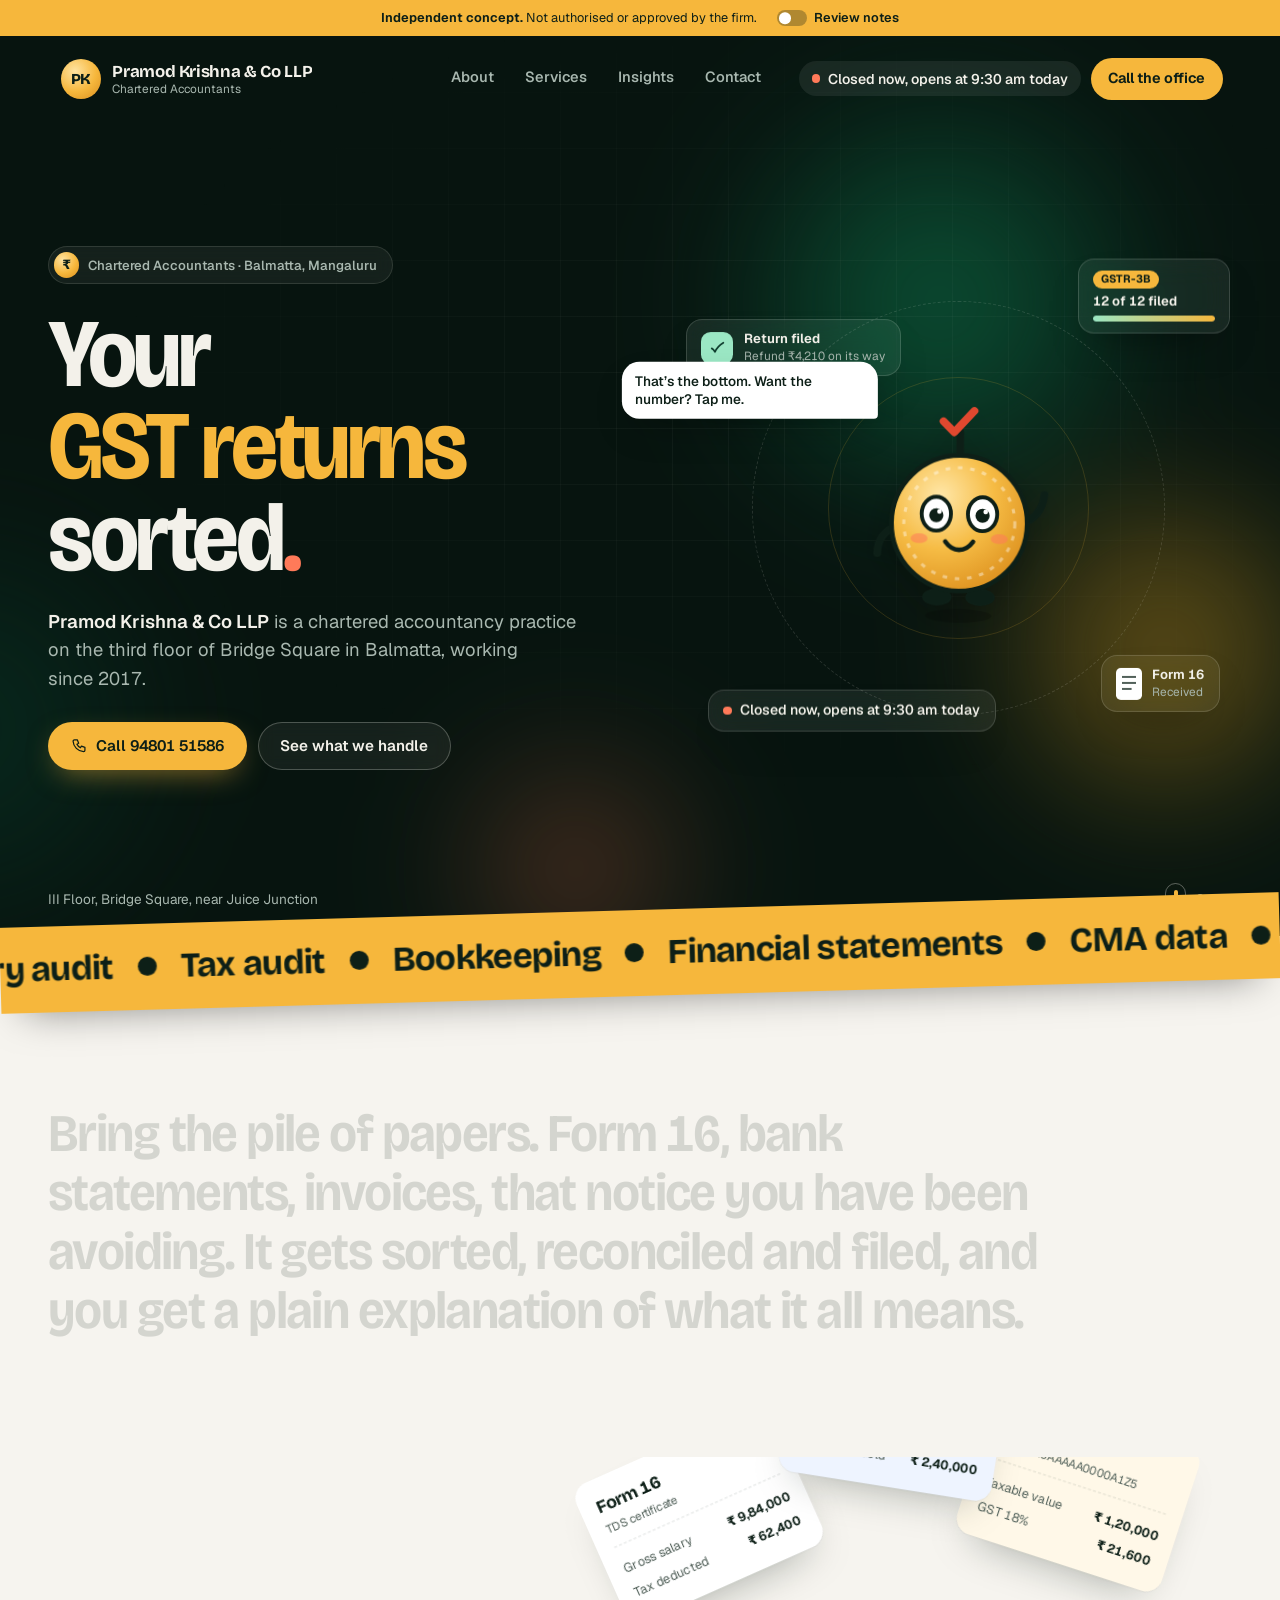
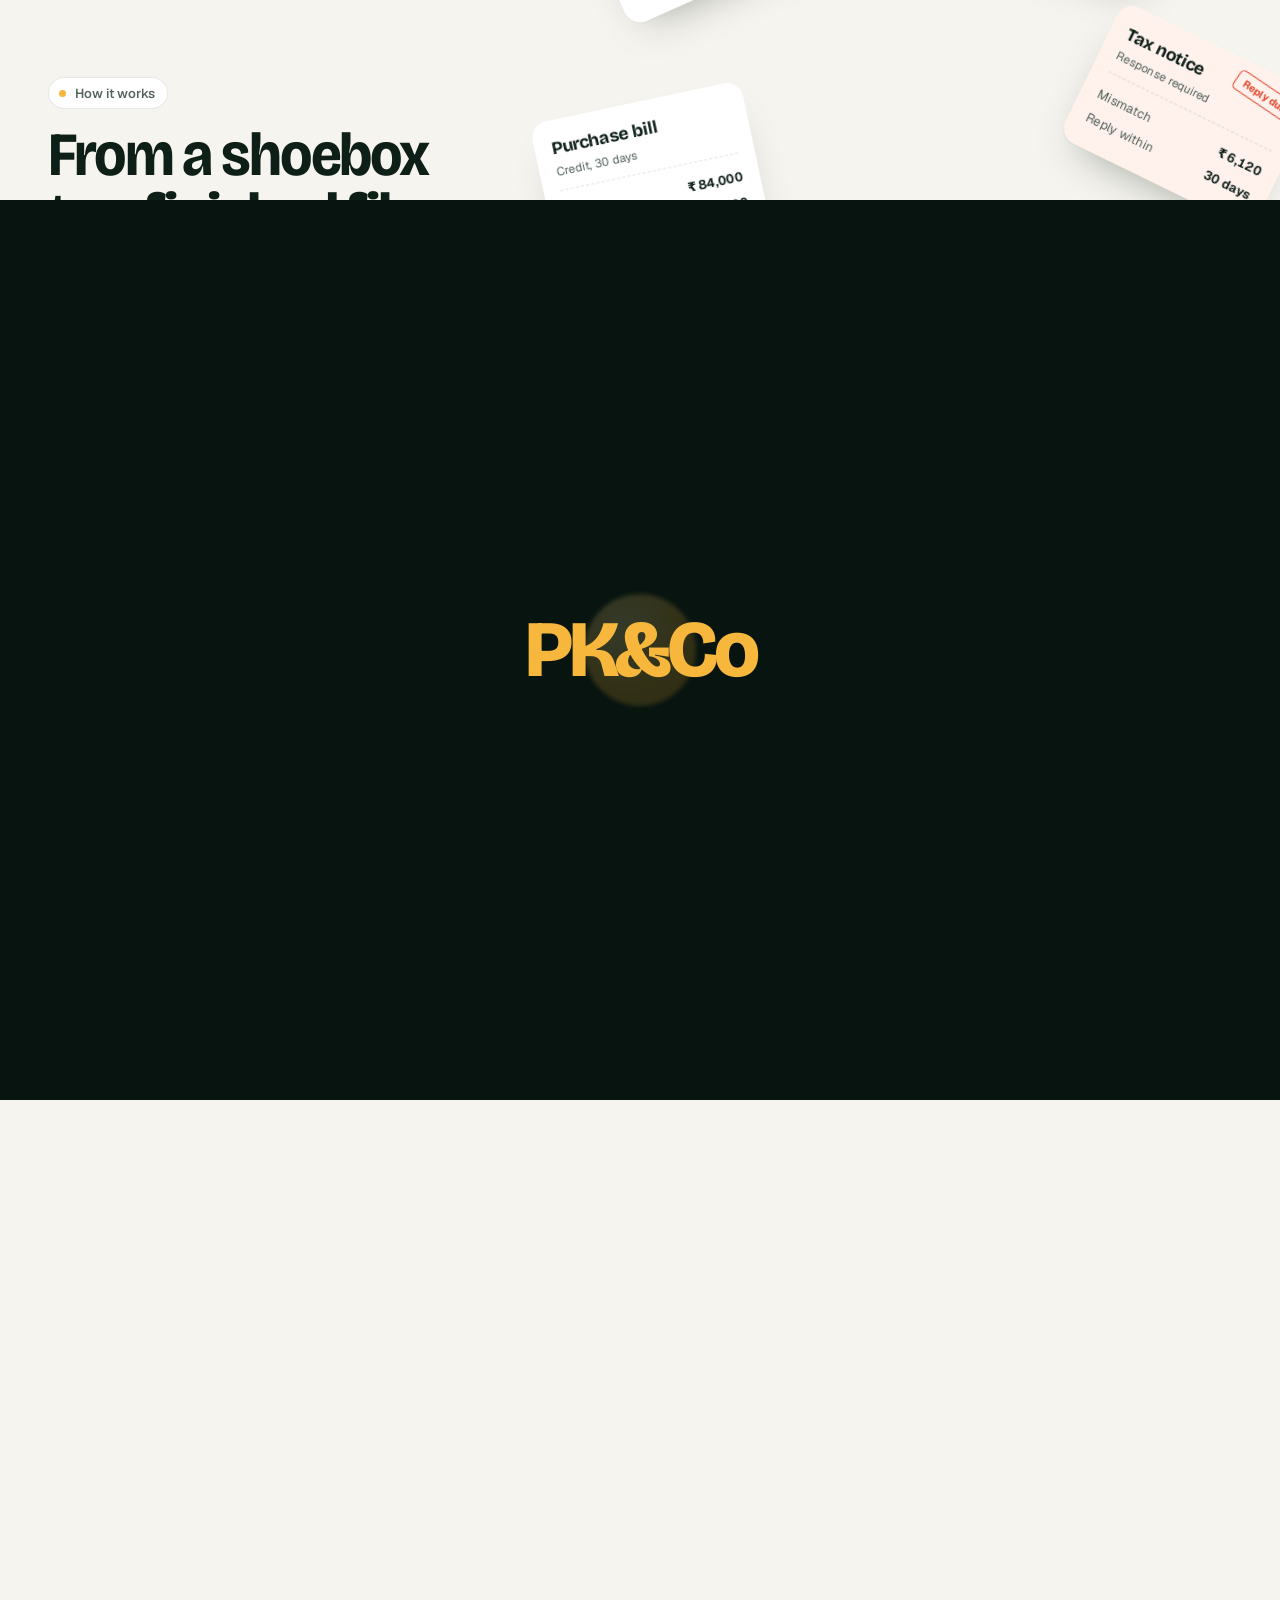
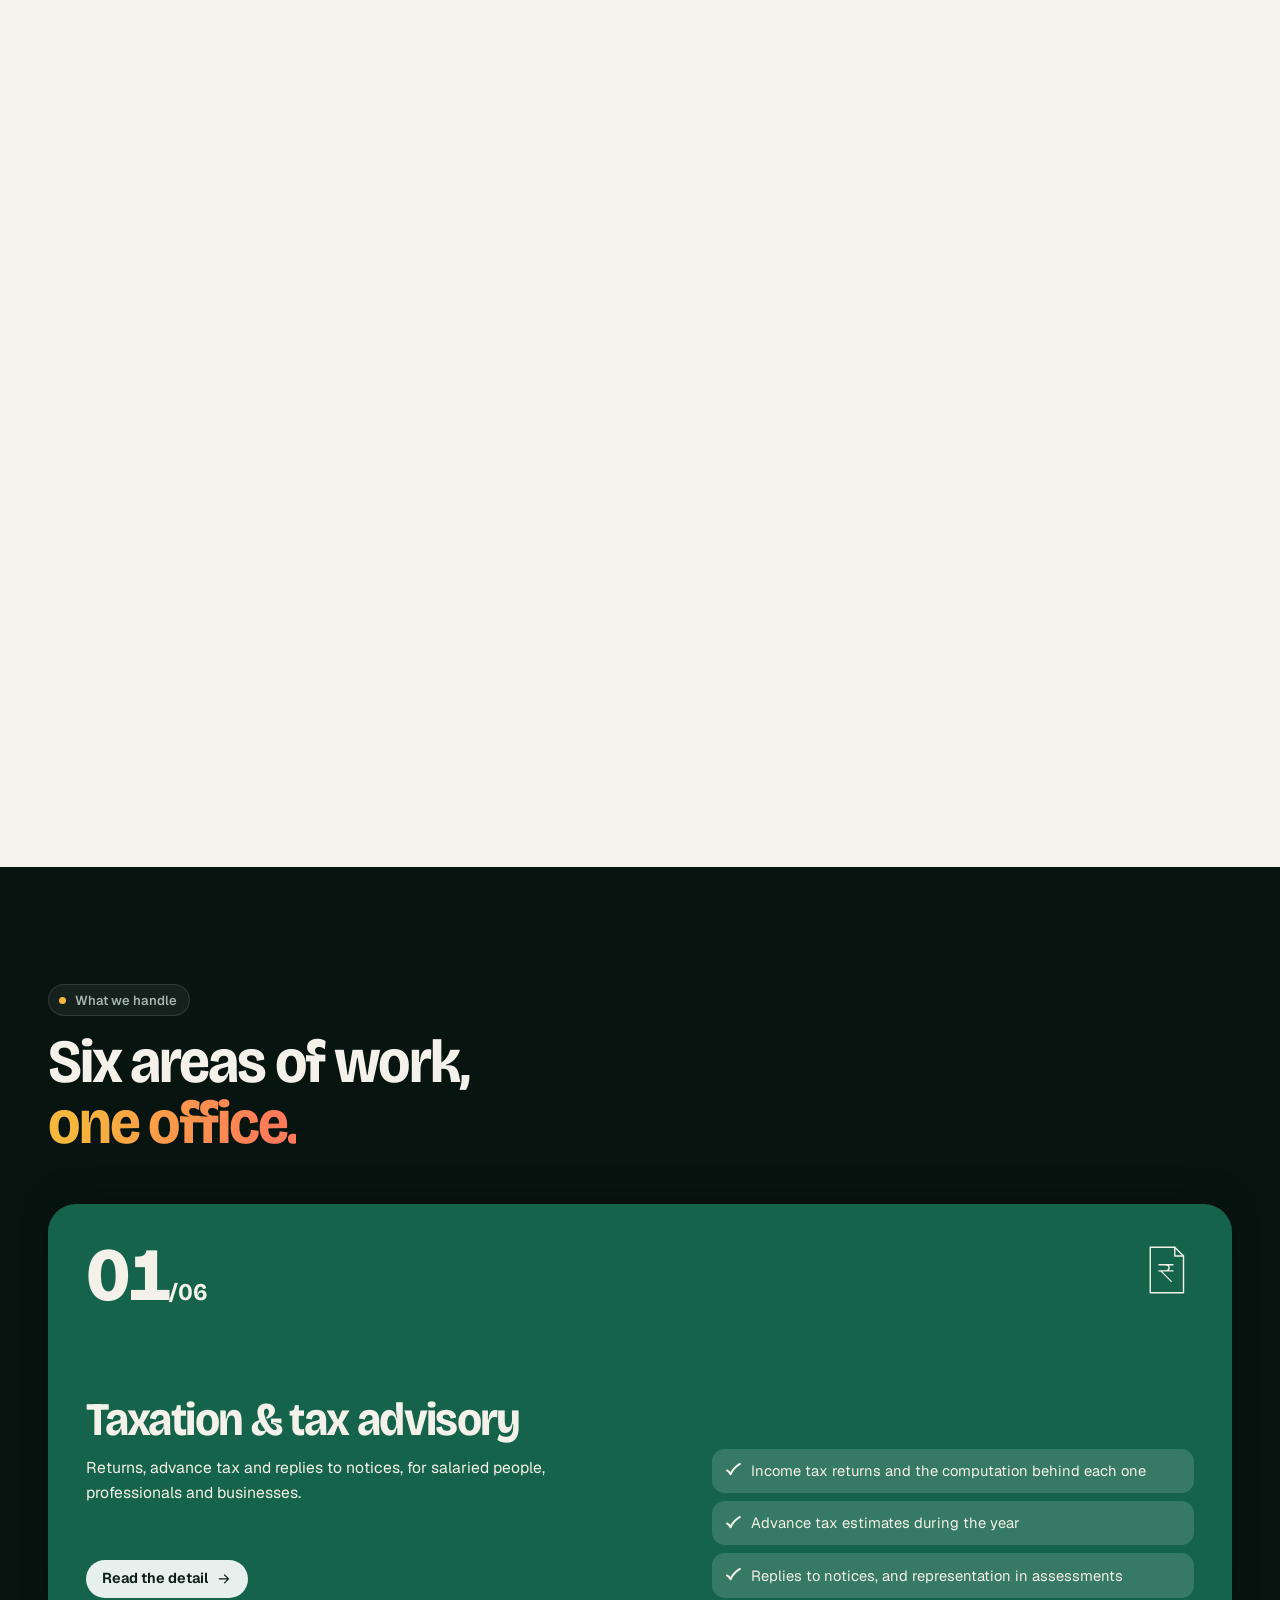
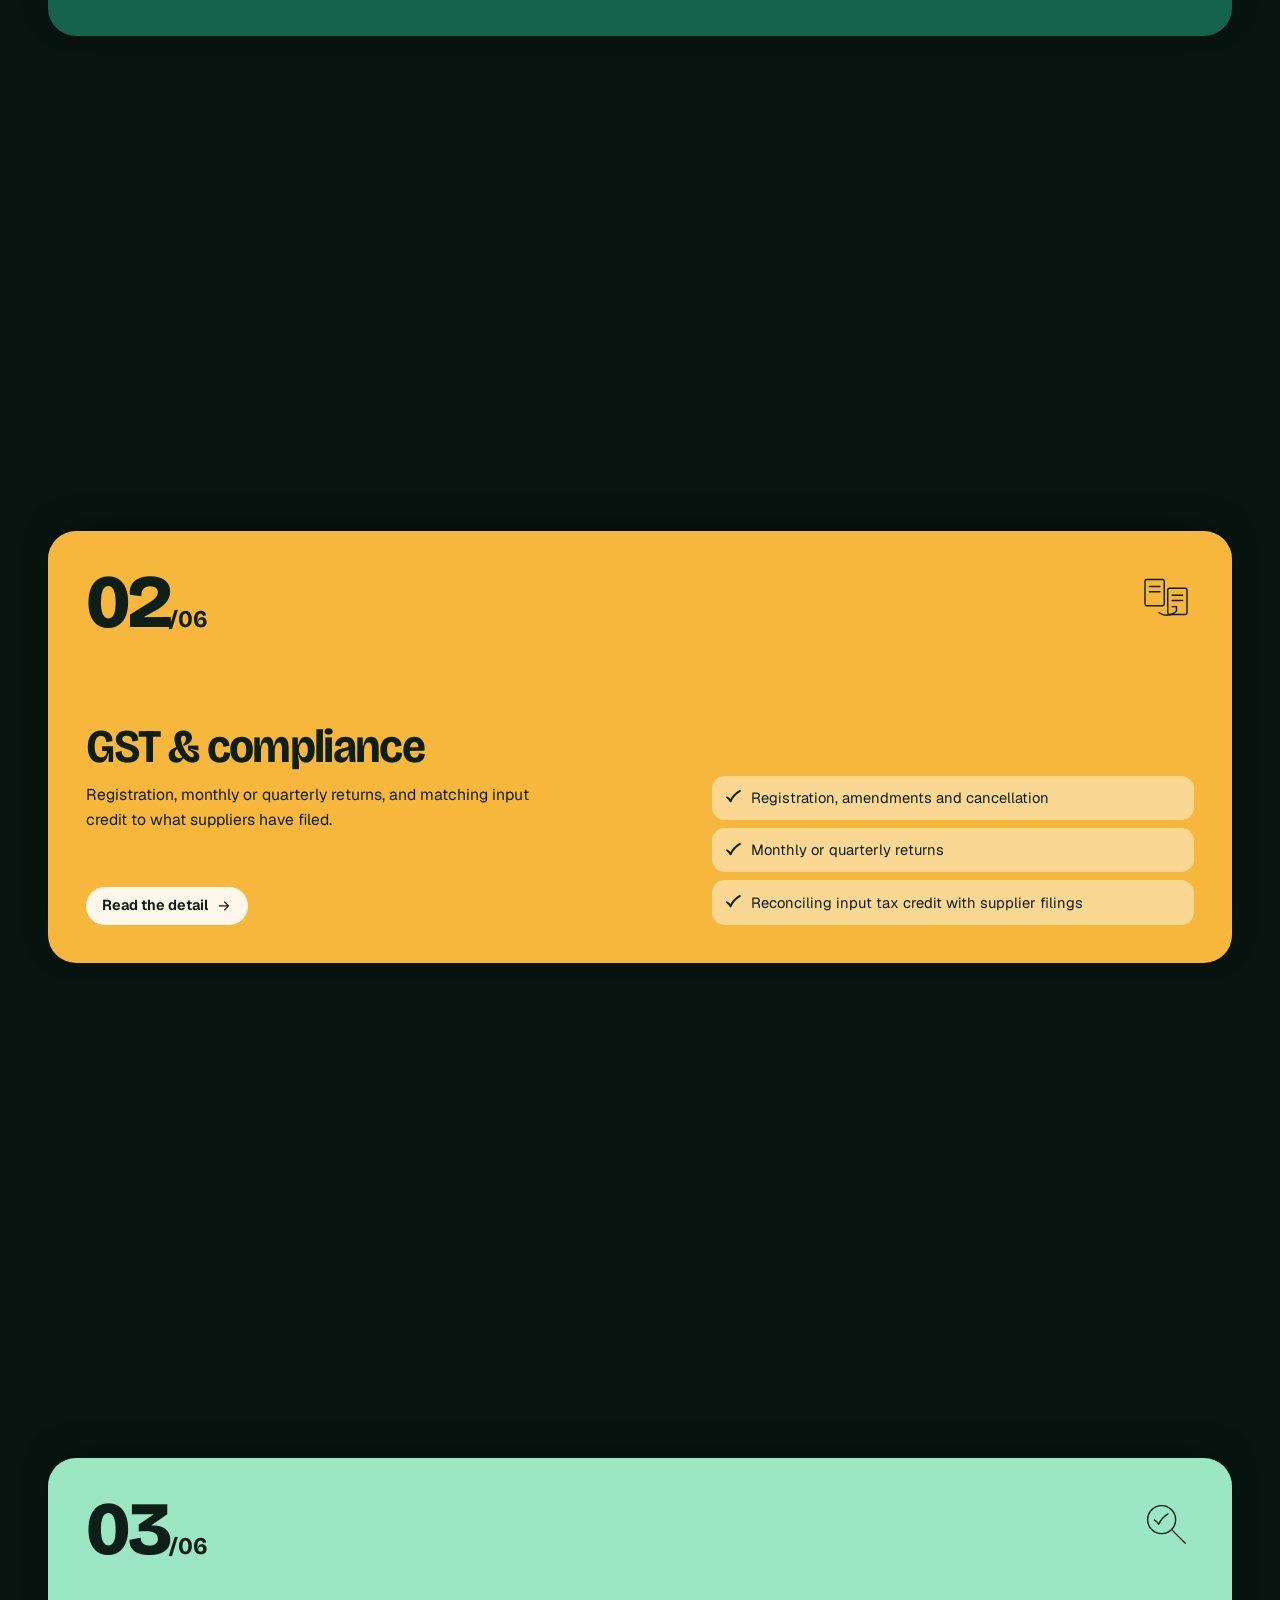
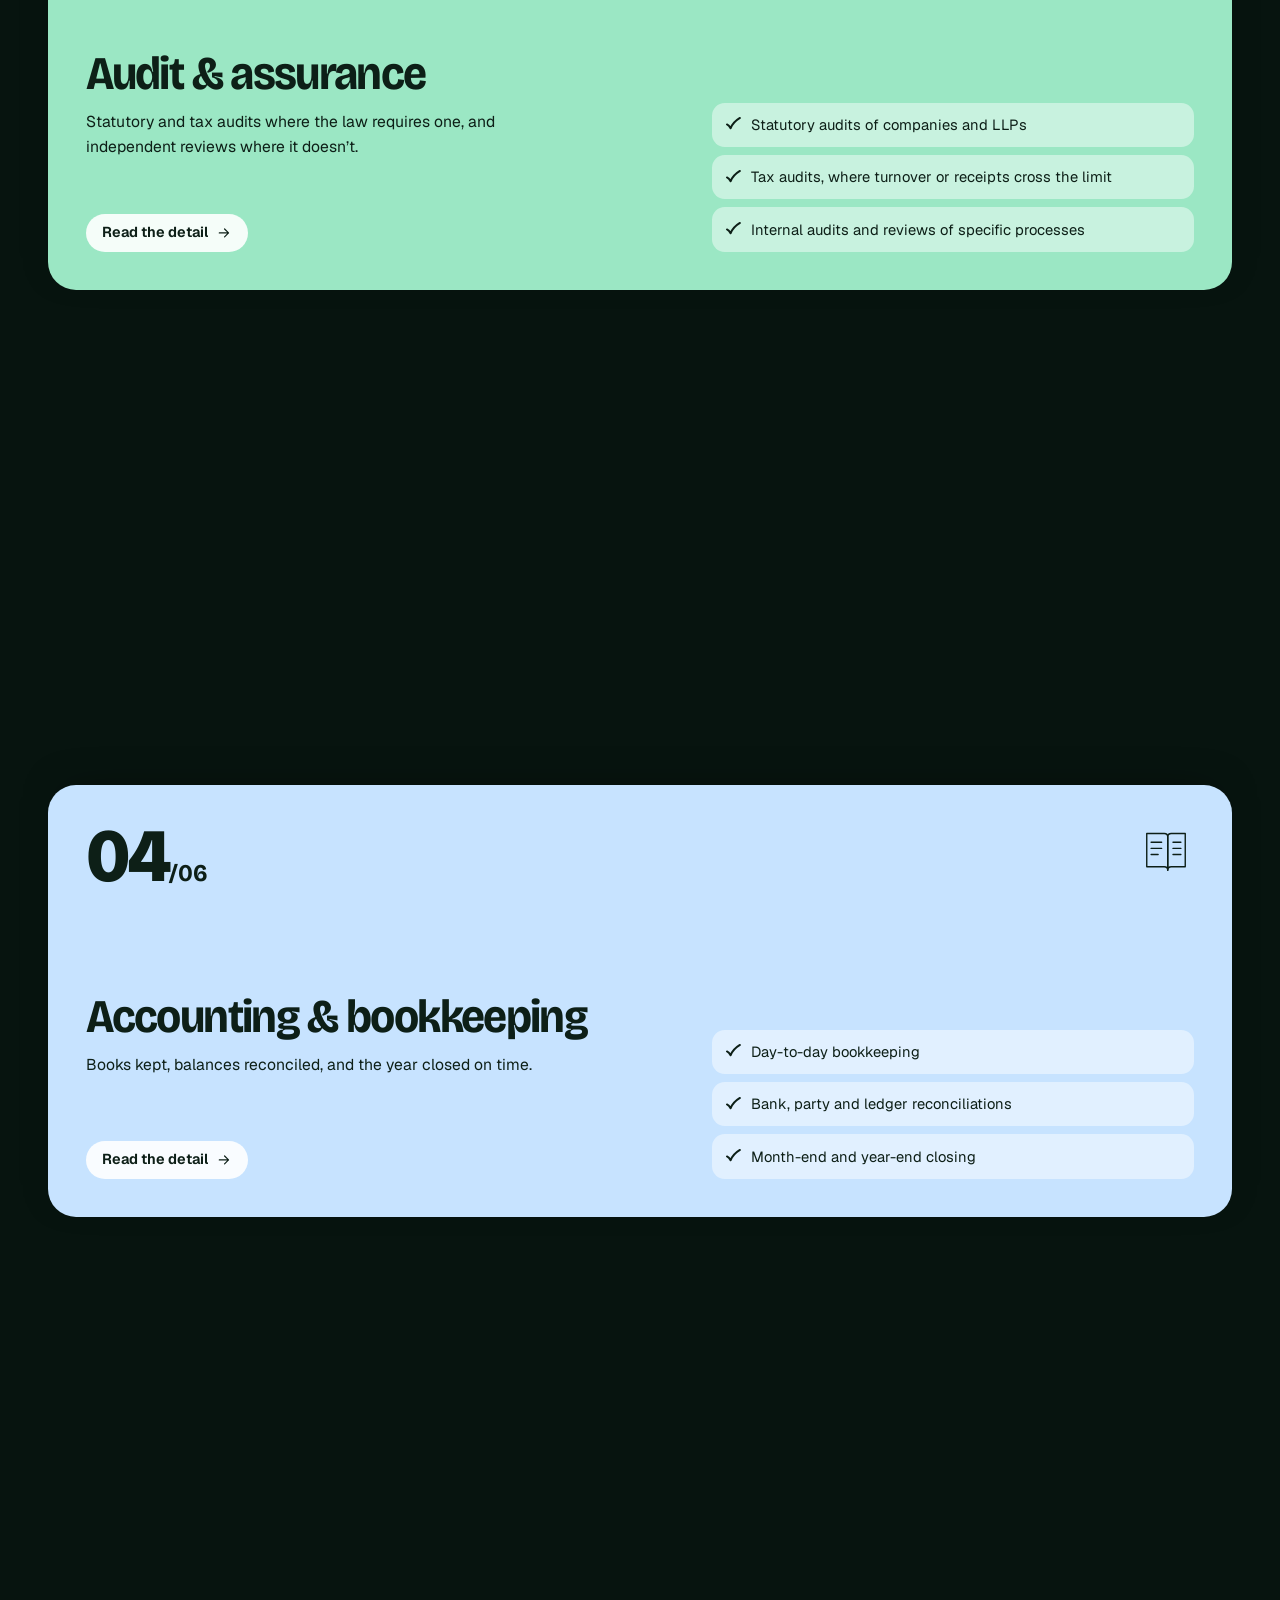
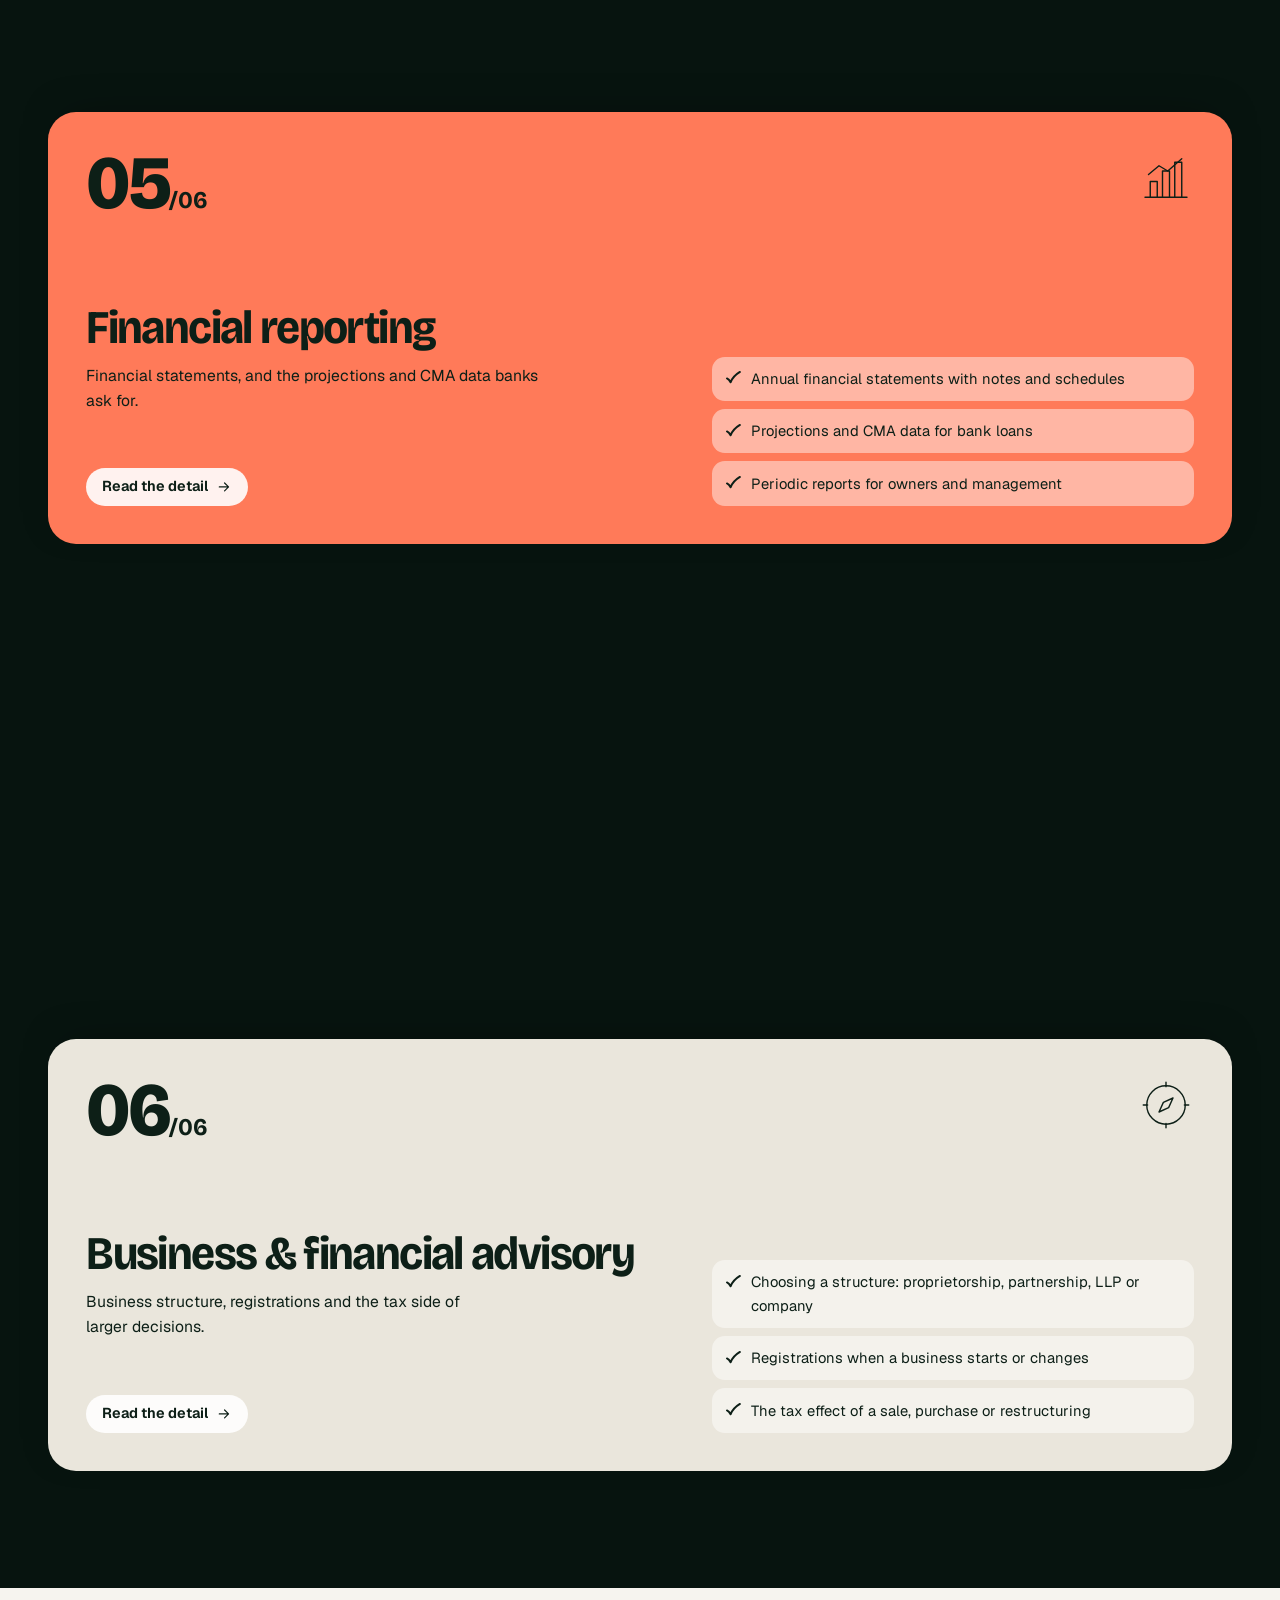
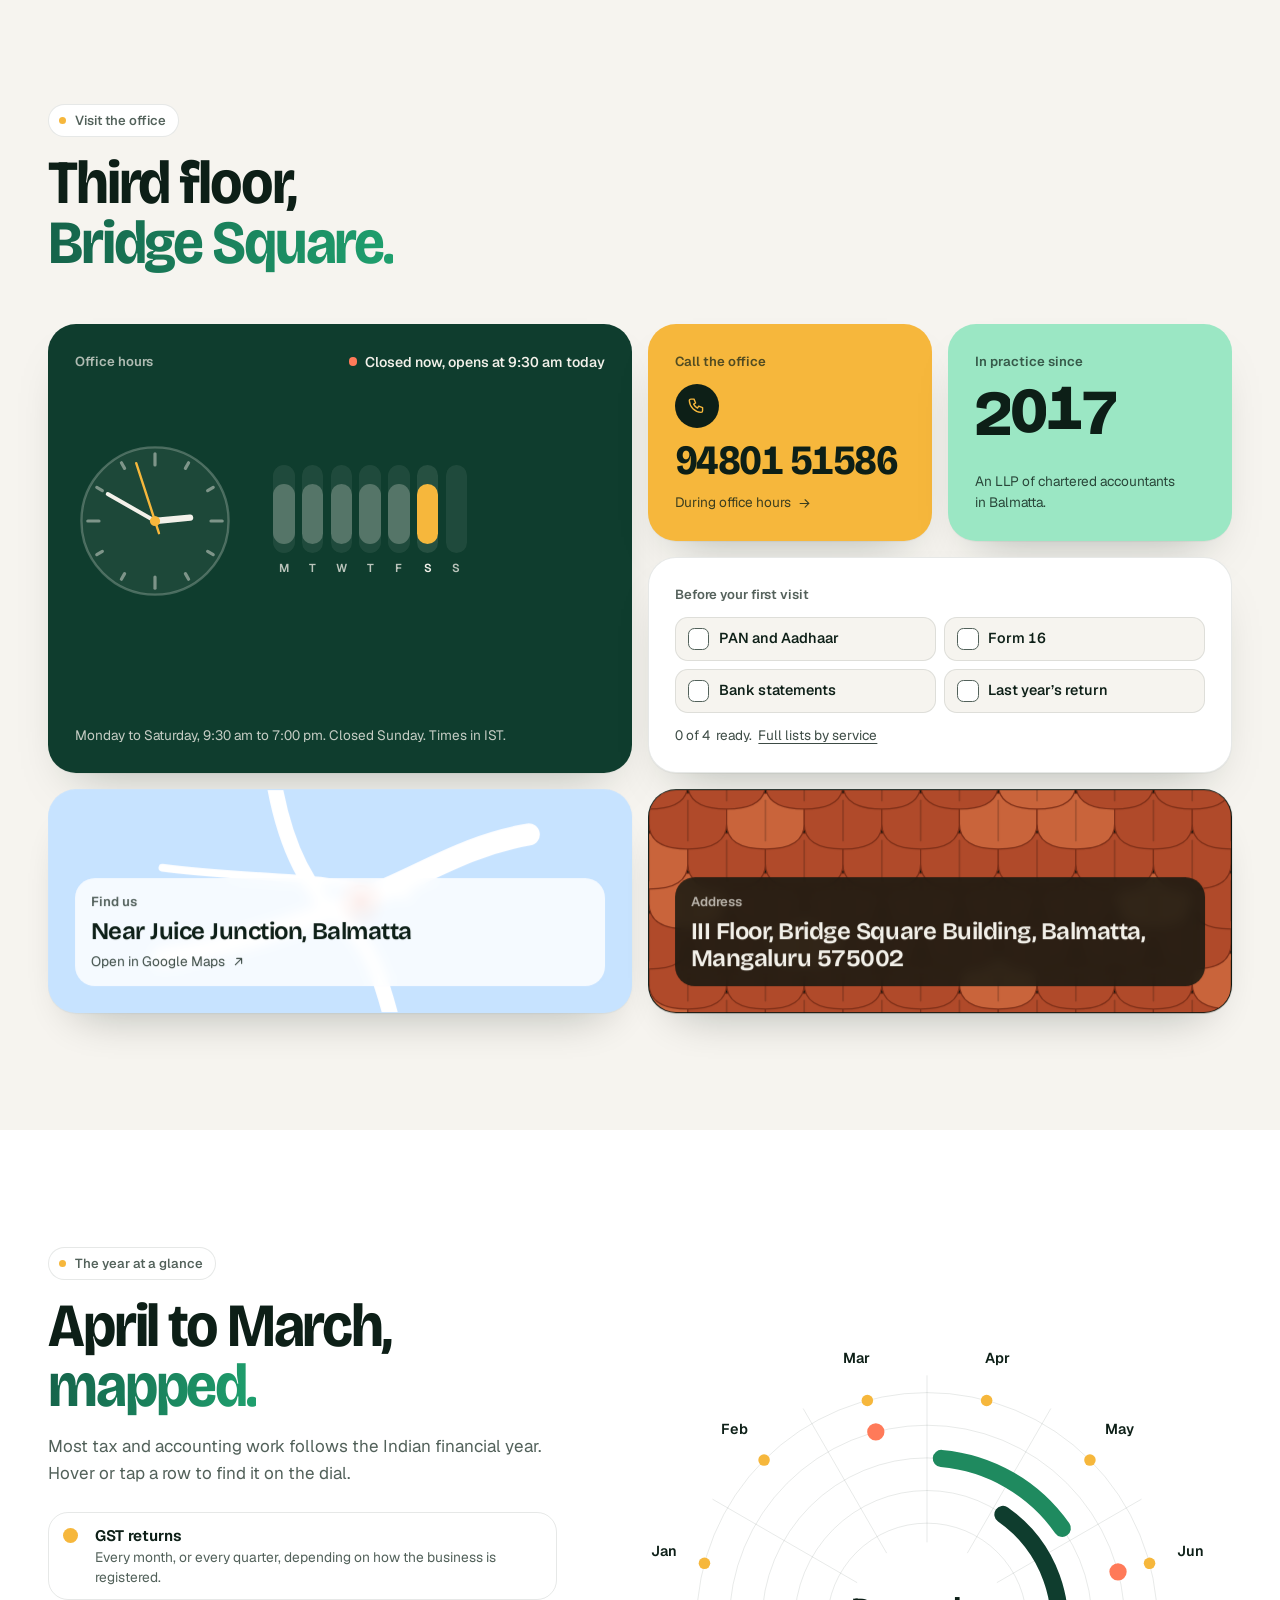
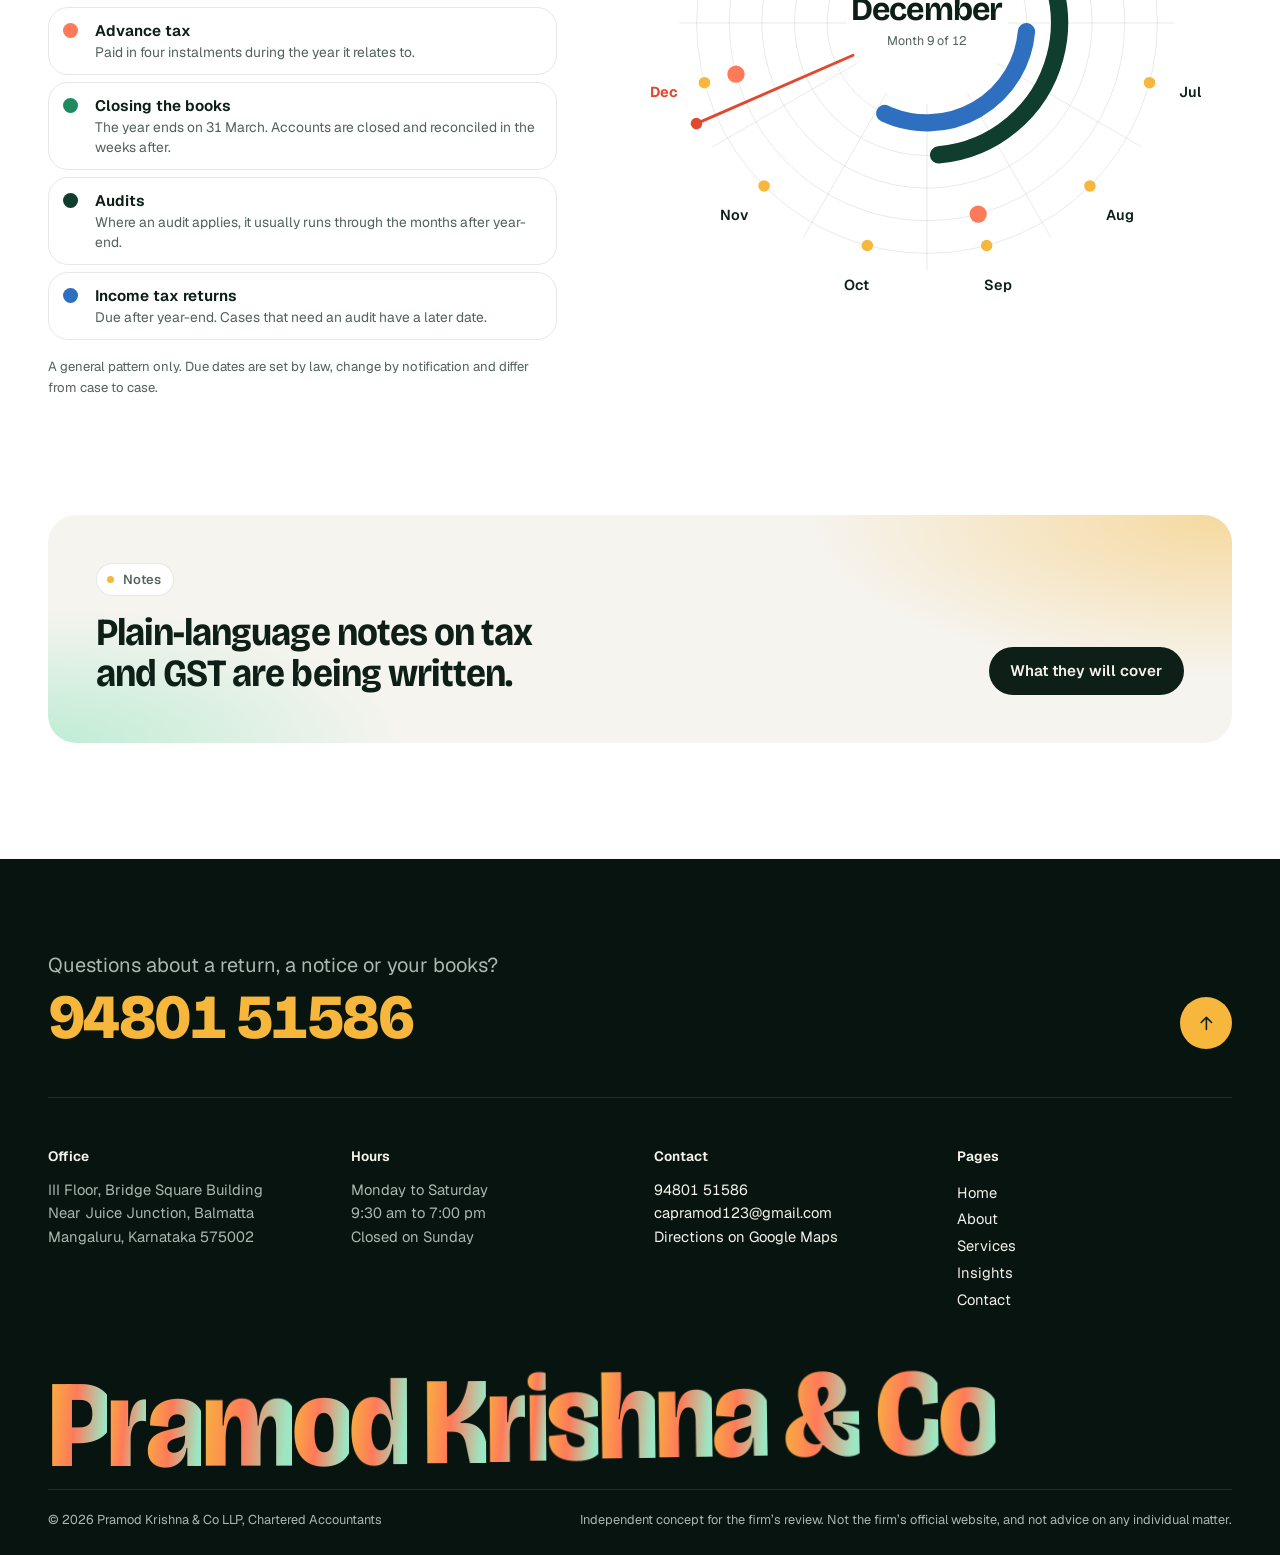
<file: index.html>
<!doctype html>
<html lang="en-IN">
  <head>
    <meta charset="utf-8">
    <meta name="viewport" content="width=device-width, initial-scale=1, viewport-fit=cover">
    <meta name="robots" content="noindex, nofollow">
    <meta name="theme-color" content="#07140f">
    <meta name="color-scheme" content="light">
    <title>Pramod Krishna &amp; Co LLP | Chartered Accountants in Balmatta, Mangaluru</title>
    <meta name="description" content="Income tax, GST, audit and accounting from Pramod Krishna &amp; Co LLP, III Floor, Bridge Square, Balmatta, Mangaluru. Open Monday to Saturday, 9:30 am to 7:00 pm. Website concept, not approved by the firm.">
    <meta property="og:type" content="website">
    <meta property="og:locale" content="en_IN">
    <meta property="og:site_name" content="Pramod Krishna &amp; Co LLP (website concept)">
    <meta property="og:title" content="Pramod Krishna &amp; Co LLP | Chartered Accountants in Balmatta, Mangaluru">
    <meta property="og:description" content="Income tax, GST, audit and accounting from Pramod Krishna &amp; Co LLP, III Floor, Bridge Square, Balmatta, Mangaluru. Open Monday to Saturday, 9:30 am to 7:00 pm. Website concept, not approved by the firm.">
    <link rel="icon" href="favicon.svg" type="image/svg+xml">
    <link rel="preload" href="fonts/bricolage-var.woff2" as="font" type="font/woff2" crossorigin>
    <link rel="preload" href="fonts/geist-var.woff2" as="font" type="font/woff2" crossorigin>
    <link rel="stylesheet" href="styles.css">
    <script>
      (function (d, w) {
        var r = d.documentElement;
        r.classList.add("js");
        if (!(w.matchMedia && w.matchMedia("(prefers-reduced-motion: reduce)").matches)) r.classList.add("fx");
        try {
          if (localStorage.getItem("pkc-review-notes") === "on") r.dataset.notes = "on";
          if (sessionStorage.getItem("pkc-curtain") === "1") r.classList.add("is-arriving");
        } catch (e) {}
        setTimeout(function () {
          if (!w.__pkcReady) r.classList.remove("fx", "is-arriving");
        }, 2500);
      })(document, window);
    </script>
    <script src="vendor/gsap.min.js" defer></script>
    <script src="vendor/ScrollTrigger.min.js" defer></script>
    <script src="vendor/lenis.min.js" defer></script>
    <script src="site-effects.js" defer></script>
  </head>
  <body>
    <a class="skip-link" href="#main">Skip to content</a>
    <div class="curtain" aria-hidden="true"><span class="curtain-coin"></span><span class="curtain-mark">PK&amp;Co</span></div>
    <div class="cursor is-hidden" aria-hidden="true"><span class="cursor-dot"></span><span class="cursor-ring"><span class="cursor-label"></span></span></div>

    <aside class="banner" aria-label="Website status">
      <p><strong>Independent concept.</strong> <span class="banner-long">Not authorised or approved by the firm.</span><span class="banner-short">Not approved by the firm.</span></p>
      <button class="notes-toggle" type="button" aria-pressed="false" data-notes-toggle hidden>
        <span class="notes-toggle-track" aria-hidden="true"></span>
        <span class="notes-toggle-label">Review notes</span>
      </button>
    </aside>

    <header class="header" data-header>
      <div class="header-inner">
        <a class="brand" href="index.html" aria-current="page">
          <span class="brand-mark" aria-hidden="true">PK</span>
          <span class="brand-text"><span class="brand-name" translate="no">Pramod Krishna &amp; Co LLP</span><span class="brand-role">Chartered Accountants</span></span>
        </a>
        <nav class="nav" aria-label="Main">
          <a href="about.html"><span class="roll" data-text="About"><span>About</span></span></a>
          <a href="services.html"><span class="roll" data-text="Services"><span>Services</span></span></a>
          <a href="insights.html"><span class="roll" data-text="Insights"><span>Insights</span></span></a>
          <a href="contact.html"><span class="roll" data-text="Contact"><span>Contact</span></span></a>
        </nav>
        <div class="header-end">
          <span class="status status-pill" data-status><span class="status-dot" aria-hidden="true"></span><span class="status-text">Mon–Sat, 9:30–7:00</span></span>
          <a class="pill" href="tel:+919480151586" data-magnetic data-cursor="Call"><span class="roll" data-text="Call the office"><span>Call the office</span></span></a>
        </div>
        <details class="menu" data-menu>
          <summary aria-label="Menu"><span class="menu-icon" aria-hidden="true"><span></span><span></span></span></summary>
          <div class="menu-panel">
            <nav aria-label="Main">
              <a href="index.html" aria-current="page"><span class="menu-index">01</span><span class="menu-word">Home</span><svg class="arrow" viewBox="0 0 24 24" aria-hidden="true"><path d="M5 12h14M13 6l6 6-6 6"/></svg></a>
              <a href="about.html"><span class="menu-index">02</span><span class="menu-word">About</span><svg class="arrow" viewBox="0 0 24 24" aria-hidden="true"><path d="M5 12h14M13 6l6 6-6 6"/></svg></a>
              <a href="services.html"><span class="menu-index">03</span><span class="menu-word">Services</span><svg class="arrow" viewBox="0 0 24 24" aria-hidden="true"><path d="M5 12h14M13 6l6 6-6 6"/></svg></a>
              <a href="insights.html"><span class="menu-index">04</span><span class="menu-word">Insights</span><svg class="arrow" viewBox="0 0 24 24" aria-hidden="true"><path d="M5 12h14M13 6l6 6-6 6"/></svg></a>
              <a href="contact.html"><span class="menu-index">05</span><span class="menu-word">Contact</span><svg class="arrow" viewBox="0 0 24 24" aria-hidden="true"><path d="M5 12h14M13 6l6 6-6 6"/></svg></a>
            </nav>
            <div class="menu-foot">
              <p class="status" data-status><span class="status-dot" aria-hidden="true"></span><span class="status-text">Mon–Sat, 9:30–7:00</span></p>
              <a class="menu-call" href="tel:+919480151586"><svg class="icon-phone" viewBox="0 0 24 24" aria-hidden="true"><path d="M5 4h4l2 5-2.5 1.5a11 11 0 0 0 5 5L15 13l5 2v4a2 2 0 0 1-2 2A16 16 0 0 1 3 6a2 2 0 0 1 2-2"/></svg><span>94801&nbsp;51586</span></a>
              <p>III Floor, Bridge Square, Balmatta, Mangaluru</p>
            </div>
          </div>
        </details>
      </div>
    </header>

    <div class="tikku" data-tikku>
      <div class="tikku-bubble" data-tikku-bubble aria-live="polite"></div>
      <div class="tikku-panel" id="tikku-panel" role="dialog" aria-label="Quick help from Tikku" data-tikku-panel hidden>
        <div class="tp-head">
          <p class="tp-hello" data-tikku-hello>Hi, I&rsquo;m Tikku.</p>
          <button class="tp-close" type="button" aria-label="Close quick help" data-tikku-close><span aria-hidden="true"></span></button>
        </div>
        <p class="status tp-status" data-status><span class="status-dot" aria-hidden="true"></span><span class="status-text">Mon–Sat, 9:30 am to 7:00 pm</span></p>
        <ul class="tp-actions">
          <li><a href="tel:+919480151586" data-cursor="Call"><svg class="icon-phone" viewBox="0 0 24 24" aria-hidden="true"><path d="M5 4h4l2 5-2.5 1.5a11 11 0 0 0 5 5L15 13l5 2v4a2 2 0 0 1-2 2A16 16 0 0 1 3 6a2 2 0 0 1 2-2"/></svg><span>Call 94801&nbsp;51586</span></a></li>
          <li><a href="https://www.google.com/maps/search/?api=1&amp;query=Pramod+Krishna+%26+Co+LLP%2C+Bridge+Square%2C+Balmatta%2C+Mangaluru" target="_blank" rel="noopener" data-cursor="Map"><svg viewBox="0 0 24 24" aria-hidden="true"><path d="M12 21s-7-6.2-7-12a7 7 0 0 1 14 0c0 5.8-7 12-7 12z"/><circle cx="12" cy="9" r="2.5"/></svg><span>Get directions</span></a></li>
          <li>
            <button type="button" aria-expanded="false" aria-controls="tp-hours" data-accordion><svg viewBox="0 0 24 24" aria-hidden="true"><circle cx="12" cy="12" r="9"/><path d="M12 7v5l3 2"/></svg><span>Office hours</span><span class="acc-chev" aria-hidden="true"></span></button>
            <div class="acc-body" id="tp-hours" hidden>
              <table class="hours hours-mini" data-hours>
                <caption class="visually-hidden">Office hours</caption>
                <tbody>
                  <tr data-day="1"><th scope="row">Monday</th><td>9:30 am – 7:00 pm</td></tr>
                  <tr data-day="2"><th scope="row">Tuesday</th><td>9:30 am – 7:00 pm</td></tr>
                  <tr data-day="3"><th scope="row">Wednesday</th><td>9:30 am – 7:00 pm</td></tr>
                  <tr data-day="4"><th scope="row">Thursday</th><td>9:30 am – 7:00 pm</td></tr>
                  <tr data-day="5"><th scope="row">Friday</th><td>9:30 am – 7:00 pm</td></tr>
                  <tr data-day="6"><th scope="row">Saturday</th><td>9:30 am – 7:00 pm</td></tr>
                  <tr data-day="0"><th scope="row">Sunday</th><td>Closed</td></tr>
                </tbody>
              </table>
            </div>
          </li>
          <li><a href="services.html#taxation"><svg viewBox="0 0 24 24" aria-hidden="true"><path d="M6 3h9l4 4v14H6z"/><path d="M9 12h7M9 16h7M9 8h3"/></svg><span>What should I bring?</span></a></li>
        </ul>
        <button class="tp-hide" type="button" data-tikku-hide>Hide Tikku</button>
      </div>
      <button class="tikku-btn" type="button" aria-expanded="false" aria-controls="tikku-panel" aria-label="Tikku: quick help with hours, directions and calling the office" data-tikku-btn data-cursor="Hi!">
        <span class="tikku-body" data-tikku-body>
          <svg class="tk" viewBox="0 0 120 140" aria-hidden="true" focusable="false">
            <defs>
              <radialGradient id="tkBody" cx="36%" cy="30%" r="78%">
                <stop offset="0" stop-color="#FFE7A8"/>
                <stop offset=".5" stop-color="#F6BC45"/>
                <stop offset="1" stop-color="#DB8E1C"/>
              </radialGradient>
            </defs>
            <ellipse class="tk-shadow" cx="60" cy="133" rx="25" ry="4.5"/>
            <g class="tk-all">
              <g class="tk-feet"><ellipse cx="46" cy="124" rx="9.5" ry="5.5"/><ellipse cx="74" cy="124" rx="9.5" ry="5.5"/></g>
              <g class="tk-arm tk-arm-l"><path d="M20 78c-9 3-13 10-13 18"/></g>
              <g class="tk-arm tk-arm-r"><path d="M100 76c9-3 14-10 15-19"/></g>
              <g class="tk-antenna"><path class="tk-stalk" d="M60 32V17"/><path class="tk-tick" d="M49 10l7 7 13-14"/></g>
              <circle class="tk-body" cx="60" cy="76" r="44"/>
              <circle class="tk-rim" cx="60" cy="76" r="36"/>
              <g class="tk-face">
                <g class="tk-eye tk-eye-l"><ellipse cx="45" cy="70" rx="9.5" ry="11"/><circle class="tk-pupil" cx="45" cy="71" r="4.6"/><circle class="tk-glint" cx="47" cy="68.5" r="1.5"/></g>
                <g class="tk-eye tk-eye-r"><ellipse cx="75" cy="70" rx="9.5" ry="11"/><circle class="tk-pupil" cx="75" cy="71" r="4.6"/><circle class="tk-glint" cx="77" cy="68.5" r="1.5"/></g>
                <ellipse class="tk-cheek" cx="34" cy="86" rx="5.5" ry="3.2"/>
                <ellipse class="tk-cheek" cx="86" cy="86" rx="5.5" ry="3.2"/>
                <path class="tk-mouth tk-smile" d="M51 88c5 7 13 7 18 0"/>
                <ellipse class="tk-mouth tk-oh" cx="60" cy="91" rx="4.5" ry="5.5"/>
                <path class="tk-mouth tk-sleep" d="M54 90h12"/>
              </g>
              <g class="tk-zzz"><text x="92" y="30">z</text><text x="100" y="18">z</text><text x="106" y="8">z</text></g>
            </g>
          </svg>
        </span>
      </button>
      <button class="tikku-peek" type="button" aria-label="Show Tikku" data-tikku-show hidden><svg class="tick" viewBox="0 0 24 24" aria-hidden="true"><path d="M2.8 13.4c2.1 1 3.7 2.9 5.1 5.4C10.4 13 14.8 8 21.2 4.2"/></svg></button>
    </div>

    <main id="main">
      <section class="hero" data-hero aria-labelledby="hero-title" data-tikku-say="Hi, I&rsquo;m Tikku! Tap me for hours, directions or a quick call.">
        <div class="aurora" aria-hidden="true"><span class="blob b1"></span><span class="blob b2"></span><span class="blob b3"></span><span class="blob b4"></span></div>
        <div class="grid-glow" aria-hidden="true"></div>
        <div class="hero-inner wrap">
          <div class="hero-copy">
            <p class="eyebrow-pill" data-hero-fade><span class="pill-coin" aria-hidden="true">&#8377;</span>Chartered Accountants &middot; Balmatta, Mangaluru</p>
            <h1 id="hero-title" class="hero-title">
              <span class="visually-hidden">Your income tax, GST returns, audit and books, sorted.</span>
              <span class="hero-lines" aria-hidden="true" data-split>
                <span class="ln"><span>Your</span></span>
                <span class="ln"><span class="rotator" data-rotator><span class="rot-word">income tax</span><span class="rot-word">GST returns</span><span class="rot-word">audit</span><span class="rot-word">books</span></span></span>
                <span class="ln"><span>sorted<span class="hero-dot">.</span></span></span>
              </span>
            </h1>
            <p class="hero-lede" data-hero-fade><strong translate="no">Pramod Krishna &amp; Co LLP</strong> is a chartered accountancy practice on the third floor of Bridge Square in Balmatta, working since 2017.</p>
            <div class="hero-actions" data-hero-fade>
              <a class="btn btn-saffron" href="tel:+919480151586" data-magnetic data-cursor="Call"><span class="btn-fill" aria-hidden="true"></span><svg class="icon-phone" viewBox="0 0 24 24" aria-hidden="true"><path d="M5 4h4l2 5-2.5 1.5a11 11 0 0 0 5 5L15 13l5 2v4a2 2 0 0 1-2 2A16 16 0 0 1 3 6a2 2 0 0 1 2-2"/></svg><span class="roll" data-text="Call 94801 51586"><span>Call 94801&nbsp;51586</span></span></a>
              <a class="btn btn-glass" href="services.html" data-magnetic data-cursor="Open"><span class="btn-fill" aria-hidden="true"></span><span class="roll" data-text="See what we handle"><span>See what we handle</span></span></a>
            </div>
            <p class="note" role="note"><b>To confirm</b><span>Hours, phone, email, the address and &ldquo;since 2017&rdquo; are taken from public directory listings (ThreeBestRated, Justdial). The firm has not confirmed them.</span></p>
          </div>
          <div class="hero-stage" aria-hidden="true" data-stage>
            <div class="fcard fc-itr" data-depth="1.2"><span class="fc-icon"><svg class="tick" viewBox="0 0 24 24" aria-hidden="true"><path d="M2.8 13.4c2.1 1 3.7 2.9 5.1 5.4C10.4 13 14.8 8 21.2 4.2"/></svg></span><span><b>Return filed</b><small>Refund &#8377;4,210 on its way</small></span></div>
            <div class="fcard fc-gst" data-depth="0.7"><span class="fc-badge">GSTR-3B</span><b>12 of 12 filed</b><span class="fc-bar"><i></i></span></div>
            <div class="fcard fc-form" data-depth="1.6"><span class="fc-doc"></span><span><b>Form 16</b><small>Received</small></span></div>
            <div class="fcard fc-open" data-depth="0.9"><p class="status" data-status><span class="status-dot"></span><span class="status-text">Mon–Sat, 9:30–7:00</span></p></div>
            <div class="mascot-slot" data-mascot-slot></div>
            <div class="stage-ring r1"></div><div class="stage-ring r2"></div>
          </div>
        </div>
        <div class="hero-bottom wrap" data-hero-fade>
          <p>III Floor, Bridge Square, near Juice Junction</p>
          <p class="scroll-cue"><span aria-hidden="true"></span>Scroll</p>
        </div>
      </section>

      <div class="marquee" data-marquee aria-hidden="true">
        <div class="marquee-track"><span>Income tax returns</span><i class="mq-dot"></i><span>GST filings</span><i class="mq-dot"></i><span>Statutory audit</span><i class="mq-dot"></i><span>Tax audit</span><i class="mq-dot"></i><span>Bookkeeping</span><i class="mq-dot"></i><span>Financial statements</span><i class="mq-dot"></i><span>CMA data</span><i class="mq-dot"></i><span>Business advisory</span><i class="mq-dot"></i><span>Income tax returns</span><i class="mq-dot"></i><span>GST filings</span><i class="mq-dot"></i><span>Statutory audit</span><i class="mq-dot"></i><span>Tax audit</span><i class="mq-dot"></i><span>Bookkeeping</span><i class="mq-dot"></i><span>Financial statements</span><i class="mq-dot"></i><span>CMA data</span><i class="mq-dot"></i><span>Business advisory</span><i class="mq-dot"></i></div>
      </div>

      <section class="say" aria-label="How the work is done" data-tikku-say="Paper or PDF, both are fine.">
        <div class="wrap">
          <p class="say-text" data-highlight>Bring the pile of papers. Form 16, bank statements, invoices, that notice you have been avoiding. It gets sorted, reconciled and filed, and you get a plain explanation of what it all means.</p>
        </div>
      </section>

      <section class="story" data-story aria-labelledby="story-title" data-tikku-say="Watch the pile sort itself out. Satisfying, right?">
        <div class="story-pin wrap">
          <div class="story-copy">
            <p class="label">How it works</p>
            <h2 id="story-title" class="display-2" data-split><span class="ln"><span>From a shoebox</span></span><span class="ln"><span>to a finished file.</span></span></h2>
            <ol class="story-steps">
              <li data-step><span class="step-num">1</span><div><h3>You bring what you have</h3><p>Form 16, statements, invoices, receipts, last year&rsquo;s return, any notices. Paper or PDF.</p></div></li>
              <li data-step><span class="step-num">2</span><div><h3>It gets sorted and checked</h3><p>Each document is matched against your bank, the GST portal and the department&rsquo;s own records.</p></div></li>
              <li data-step><span class="step-num">3</span><div><h3>Filed, and explained</h3><p>Returns filed and books closed, with a plain note on what was filed and what is due next.</p></div></li>
            </ol>
          </div>
          <div class="story-stage" aria-hidden="true">
            <div class="docs">
              <div class="doc d-form16" data-doc>
                <p class="doc-title">Form 16</p>
                <p class="doc-sub">TDS certificate</p>
                <dl><div><dt>Gross salary</dt><dd>&#8377;&thinsp;9,84,000</dd></div><div><dt>Tax deducted</dt><dd>&#8377;&thinsp;62,400</dd></div></dl>

              </div>
              <div class="doc d-invoice" data-doc>
                <p class="doc-title">Tax invoice</p>
                <p class="doc-sub">GSTIN 29AAAAA0000A1Z5</p>
                <dl><div><dt>Taxable value</dt><dd>&#8377;&thinsp;1,20,000</dd></div><div><dt>GST 18%</dt><dd>&#8377;&thinsp;21,600</dd></div></dl>

              </div>
              <div class="doc d-bank" data-doc>
                <p class="doc-title">Bank statement</p>
                <p class="doc-sub">Savings &middot; Apr&ndash;Mar</p>
                <dl><div><dt>Interest</dt><dd>&#8377;&thinsp;18,240</dd></div><div><dt>Entries</dt><dd>312</dd></div></dl>

              </div>
              <div class="doc d-rent" data-doc>
                <p class="doc-title">Rent receipt</p>
                <p class="doc-sub">Received with thanks</p>
                <dl><div><dt>March</dt><dd>&#8377;&thinsp;22,000</dd></div></dl>

              </div>
              <div class="doc d-ais" data-doc>
                <p class="doc-title">Annual information</p>
                <p class="doc-sub">As reported to the department</p>
                <dl><div><dt>Dividend</dt><dd>&#8377;&thinsp;6,120</dd></div><div><dt>Securities sold</dt><dd>&#8377;&thinsp;2,40,000</dd></div></dl>

              </div>
              <div class="doc d-bill" data-doc>
                <p class="doc-title">Purchase bill</p>
                <p class="doc-sub">Credit, 30 days</p>
                <dl><div><dt>Goods</dt><dd>&#8377;&thinsp;84,000</dd></div><div><dt>IGST 18%</dt><dd>&#8377;&thinsp;15,120</dd></div></dl>

              </div>
              <div class="doc d-notice" data-doc>
                <p class="doc-title">Tax notice</p>
                <p class="doc-sub">Response required</p>
                <dl><div><dt>Mismatch</dt><dd>&#8377;&thinsp;6,120</dd></div><div><dt>Reply within</dt><dd>30 days</dd></div></dl>
                <span class="doc-stamp">Reply due</span>
              </div>
              <div class="doc d-itr" data-doc>
                <p class="doc-title">Last year&rsquo;s return</p>
                <p class="doc-sub">Acknowledgement</p>
                <dl><div><dt>Total income</dt><dd>&#8377;&thinsp;8,76,300</dd></div><div><dt>Refund</dt><dd>&#8377;&thinsp;4,210</dd></div></dl>

              </div>
            </div>
            <div class="ledger" data-ledger>
              <p class="ledger-head"><span>Year-end file</span><span class="ledger-chip">Done</span></p>
              <ul>
                <li><span>Income tax return</span><svg class="tick" viewBox="0 0 24 24" aria-hidden="true"><path d="M2.8 13.4c2.1 1 3.7 2.9 5.1 5.4C10.4 13 14.8 8 21.2 4.2"/></svg></li>
                <li><span>GST returns, 12 of 12</span><svg class="tick" viewBox="0 0 24 24" aria-hidden="true"><path d="M2.8 13.4c2.1 1 3.7 2.9 5.1 5.4C10.4 13 14.8 8 21.2 4.2"/></svg></li>
                <li><span>Bank reconciled</span><svg class="tick" viewBox="0 0 24 24" aria-hidden="true"><path d="M2.8 13.4c2.1 1 3.7 2.9 5.1 5.4C10.4 13 14.8 8 21.2 4.2"/></svg></li>
                <li><span>Notice answered</span><svg class="tick" viewBox="0 0 24 24" aria-hidden="true"><path d="M2.8 13.4c2.1 1 3.7 2.9 5.1 5.4C10.4 13 14.8 8 21.2 4.2"/></svg></li>
              </ul>
              <p class="ledger-total"><span>All figures agree</span><svg class="tick" viewBox="0 0 24 24" aria-hidden="true"><path d="M2.8 13.4c2.1 1 3.7 2.9 5.1 5.4C10.4 13 14.8 8 21.2 4.2"/></svg></p>
            </div>
          </div>
        </div>
      </section>

      <section class="work" aria-labelledby="work-title" data-tikku-say="Six areas of work. Keep scrolling, they stack up.">
        <div class="wrap">
          <div class="section-head">
            <p class="label label-light">What we handle</p>
            <h2 id="work-title" class="display-2" data-split><span class="ln"><span>Six areas of work,</span></span><span class="ln"><span><em>one office.</em></span></span></h2>
          </div>
          <div class="stack">
            <article class="stack-card t-forest" style="--i:0" data-stack-card>
              <div class="sc-inner">
                <div class="sc-top">
                  <span class="sc-num">01<span>/06</span></span>
                  <svg class="svc-icon" viewBox="0 0 64 64" aria-hidden="true" data-draw><path d="M14 6h28l10 10v42H14z"/><path d="M42 6v10h10"/><path d="M24 26h16M24 33h16M31 26c6 0 6 7 0 7h-5l12 12"/></svg>
                </div>
                <div class="sc-main">
                  <h3 class="sc-title">Taxation &amp; tax advisory</h3>
                  <p class="sc-line">Returns, advance tax and replies to notices, for salaried people, professionals and businesses.</p>
                </div>
                <ul class="sc-list">
                  <li><svg class="tick" viewBox="0 0 24 24" aria-hidden="true"><path d="M2.8 13.4c2.1 1 3.7 2.9 5.1 5.4C10.4 13 14.8 8 21.2 4.2"/></svg><span>Income tax returns and the computation behind each one</span></li>
                  <li><svg class="tick" viewBox="0 0 24 24" aria-hidden="true"><path d="M2.8 13.4c2.1 1 3.7 2.9 5.1 5.4C10.4 13 14.8 8 21.2 4.2"/></svg><span>Advance tax estimates during the year</span></li>
                  <li><svg class="tick" viewBox="0 0 24 24" aria-hidden="true"><path d="M2.8 13.4c2.1 1 3.7 2.9 5.1 5.4C10.4 13 14.8 8 21.2 4.2"/></svg><span>Replies to notices, and representation in assessments</span></li>
                </ul>
                <a class="sc-link" href="services.html#taxation" data-cursor="Open"><span class="roll" data-text="Read the detail"><span>Read the detail</span></span> <svg class="arrow" viewBox="0 0 24 24" aria-hidden="true"><path d="M5 12h14M13 6l6 6-6 6"/></svg></a>
              </div>
            </article>
            <article class="stack-card t-saffron" style="--i:1" data-stack-card>
              <div class="sc-inner">
                <div class="sc-top">
                  <span class="sc-num">02<span>/06</span></span>
                  <svg class="svc-icon" viewBox="0 0 64 64" aria-hidden="true" data-draw><rect x="8" y="12" width="22" height="30" rx="2"/><rect x="34" y="22" width="22" height="30" rx="2"/><path d="M13 20h12M13 26h12M39 30h12M39 36h12"/><path d="M24 50c6 4 14 4 20-2M44 48v-5h-5"/></svg>
                </div>
                <div class="sc-main">
                  <h3 class="sc-title">GST &amp; compliance</h3>
                  <p class="sc-line">Registration, monthly or quarterly returns, and matching input credit to what suppliers have filed.</p>
                </div>
                <ul class="sc-list">
                  <li><svg class="tick" viewBox="0 0 24 24" aria-hidden="true"><path d="M2.8 13.4c2.1 1 3.7 2.9 5.1 5.4C10.4 13 14.8 8 21.2 4.2"/></svg><span>Registration, amendments and cancellation</span></li>
                  <li><svg class="tick" viewBox="0 0 24 24" aria-hidden="true"><path d="M2.8 13.4c2.1 1 3.7 2.9 5.1 5.4C10.4 13 14.8 8 21.2 4.2"/></svg><span>Monthly or quarterly returns</span></li>
                  <li><svg class="tick" viewBox="0 0 24 24" aria-hidden="true"><path d="M2.8 13.4c2.1 1 3.7 2.9 5.1 5.4C10.4 13 14.8 8 21.2 4.2"/></svg><span>Reconciling input tax credit with supplier filings</span></li>
                </ul>
                <a class="sc-link" href="services.html#gst" data-cursor="Open"><span class="roll" data-text="Read the detail"><span>Read the detail</span></span> <svg class="arrow" viewBox="0 0 24 24" aria-hidden="true"><path d="M5 12h14M13 6l6 6-6 6"/></svg></a>
              </div>
            </article>
            <article class="stack-card t-mint" style="--i:2" data-stack-card>
              <div class="sc-inner">
                <div class="sc-top">
                  <span class="sc-num">03<span>/06</span></span>
                  <svg class="svc-icon" viewBox="0 0 64 64" aria-hidden="true" data-draw><circle cx="27" cy="27" r="16"/><path d="M39 39l15 15"/><path d="M19 27.5c2 1 3.4 2.6 4.6 4.8 2.5-5.2 6-9 10.6-11.8"/></svg>
                </div>
                <div class="sc-main">
                  <h3 class="sc-title">Audit &amp; assurance</h3>
                  <p class="sc-line">Statutory and tax audits where the law requires one, and independent reviews where it doesn&rsquo;t.</p>
                </div>
                <ul class="sc-list">
                  <li><svg class="tick" viewBox="0 0 24 24" aria-hidden="true"><path d="M2.8 13.4c2.1 1 3.7 2.9 5.1 5.4C10.4 13 14.8 8 21.2 4.2"/></svg><span>Statutory audits of companies and LLPs</span></li>
                  <li><svg class="tick" viewBox="0 0 24 24" aria-hidden="true"><path d="M2.8 13.4c2.1 1 3.7 2.9 5.1 5.4C10.4 13 14.8 8 21.2 4.2"/></svg><span>Tax audits, where turnover or receipts cross the limit</span></li>
                  <li><svg class="tick" viewBox="0 0 24 24" aria-hidden="true"><path d="M2.8 13.4c2.1 1 3.7 2.9 5.1 5.4C10.4 13 14.8 8 21.2 4.2"/></svg><span>Internal audits and reviews of specific processes</span></li>
                </ul>
                <a class="sc-link" href="services.html#audit" data-cursor="Open"><span class="roll" data-text="Read the detail"><span>Read the detail</span></span> <svg class="arrow" viewBox="0 0 24 24" aria-hidden="true"><path d="M5 12h14M13 6l6 6-6 6"/></svg></a>
              </div>
            </article>
            <article class="stack-card t-sky" style="--i:3" data-stack-card>
              <div class="sc-inner">
                <div class="sc-top">
                  <span class="sc-num">04<span>/06</span></span>
                  <svg class="svc-icon" viewBox="0 0 64 64" aria-hidden="true" data-draw><path d="M10 12h20c3 0 4 2 4 4v38c0-2-1-4-4-4H10z"/><path d="M54 12H38c-3 0-4 2-4 4v38c0-2 1-4 4-4h16z"/><path d="M15 22h12M15 29h12M15 36h8M40 22h9M40 29h9M40 36h9"/></svg>
                </div>
                <div class="sc-main">
                  <h3 class="sc-title">Accounting &amp; bookkeeping</h3>
                  <p class="sc-line">Books kept, balances reconciled, and the year closed on time.</p>
                </div>
                <ul class="sc-list">
                  <li><svg class="tick" viewBox="0 0 24 24" aria-hidden="true"><path d="M2.8 13.4c2.1 1 3.7 2.9 5.1 5.4C10.4 13 14.8 8 21.2 4.2"/></svg><span>Day-to-day bookkeeping</span></li>
                  <li><svg class="tick" viewBox="0 0 24 24" aria-hidden="true"><path d="M2.8 13.4c2.1 1 3.7 2.9 5.1 5.4C10.4 13 14.8 8 21.2 4.2"/></svg><span>Bank, party and ledger reconciliations</span></li>
                  <li><svg class="tick" viewBox="0 0 24 24" aria-hidden="true"><path d="M2.8 13.4c2.1 1 3.7 2.9 5.1 5.4C10.4 13 14.8 8 21.2 4.2"/></svg><span>Month-end and year-end closing</span></li>
                </ul>
                <a class="sc-link" href="services.html#accounting" data-cursor="Open"><span class="roll" data-text="Read the detail"><span>Read the detail</span></span> <svg class="arrow" viewBox="0 0 24 24" aria-hidden="true"><path d="M5 12h14M13 6l6 6-6 6"/></svg></a>
              </div>
            </article>
            <article class="stack-card t-coral" style="--i:4" data-stack-card>
              <div class="sc-inner">
                <div class="sc-top">
                  <span class="sc-num">05<span>/06</span></span>
                  <svg class="svc-icon" viewBox="0 0 64 64" aria-hidden="true" data-draw><path d="M8 54h48"/><path d="M14 54V36h8v18M28 54V24h8v30M42 54V14h8v40"/><path d="M12 28l12-10 10 6 16-14"/></svg>
                </div>
                <div class="sc-main">
                  <h3 class="sc-title">Financial reporting</h3>
                  <p class="sc-line">Financial statements, and the projections and CMA data banks ask for.</p>
                </div>
                <ul class="sc-list">
                  <li><svg class="tick" viewBox="0 0 24 24" aria-hidden="true"><path d="M2.8 13.4c2.1 1 3.7 2.9 5.1 5.4C10.4 13 14.8 8 21.2 4.2"/></svg><span>Annual financial statements with notes and schedules</span></li>
                  <li><svg class="tick" viewBox="0 0 24 24" aria-hidden="true"><path d="M2.8 13.4c2.1 1 3.7 2.9 5.1 5.4C10.4 13 14.8 8 21.2 4.2"/></svg><span>Projections and CMA data for bank loans</span></li>
                  <li><svg class="tick" viewBox="0 0 24 24" aria-hidden="true"><path d="M2.8 13.4c2.1 1 3.7 2.9 5.1 5.4C10.4 13 14.8 8 21.2 4.2"/></svg><span>Periodic reports for owners and management</span></li>
                </ul>
                <a class="sc-link" href="services.html#reporting" data-cursor="Open"><span class="roll" data-text="Read the detail"><span>Read the detail</span></span> <svg class="arrow" viewBox="0 0 24 24" aria-hidden="true"><path d="M5 12h14M13 6l6 6-6 6"/></svg></a>
              </div>
            </article>
            <article class="stack-card t-ink" style="--i:5" data-stack-card>
              <div class="sc-inner">
                <div class="sc-top">
                  <span class="sc-num">06<span>/06</span></span>
                  <svg class="svc-icon" viewBox="0 0 64 64" aria-hidden="true" data-draw><circle cx="32" cy="32" r="22"/><path d="M40 24l-5 11-11 5 5-11z"/><path d="M32 6v5M32 53v5M6 32h5M53 32h5"/></svg>
                </div>
                <div class="sc-main">
                  <h3 class="sc-title">Business &amp; financial advisory</h3>
                  <p class="sc-line">Business structure, registrations and the tax side of larger decisions.</p>
                </div>
                <ul class="sc-list">
                  <li><svg class="tick" viewBox="0 0 24 24" aria-hidden="true"><path d="M2.8 13.4c2.1 1 3.7 2.9 5.1 5.4C10.4 13 14.8 8 21.2 4.2"/></svg><span>Choosing a structure: proprietorship, partnership, LLP or company</span></li>
                  <li><svg class="tick" viewBox="0 0 24 24" aria-hidden="true"><path d="M2.8 13.4c2.1 1 3.7 2.9 5.1 5.4C10.4 13 14.8 8 21.2 4.2"/></svg><span>Registrations when a business starts or changes</span></li>
                  <li><svg class="tick" viewBox="0 0 24 24" aria-hidden="true"><path d="M2.8 13.4c2.1 1 3.7 2.9 5.1 5.4C10.4 13 14.8 8 21.2 4.2"/></svg><span>The tax effect of a sale, purchase or restructuring</span></li>
                </ul>
                <a class="sc-link" href="services.html#advisory" data-cursor="Open"><span class="roll" data-text="Read the detail"><span>Read the detail</span></span> <svg class="arrow" viewBox="0 0 24 24" aria-hidden="true"><path d="M5 12h14M13 6l6 6-6 6"/></svg></a>
              </div>
            </article>
          </div>
          <p class="note" role="note"><b>To confirm</b><span>The service list and descriptions are drafts. Remove or rewrite anything the firm does not offer.</span></p>
        </div>
      </section>

      <section class="bento-section" aria-labelledby="bento-title" data-tikku-say="Tick off what you have before you visit!">
        <div class="wrap">
          <div class="section-head">
            <p class="label">Visit the office</p>
            <h2 id="bento-title" class="display-2" data-split><span class="ln"><span>Third floor,</span></span><span class="ln"><span><em>Bridge Square.</em></span></span></h2>
          </div>
          <div class="bento">
            <article class="tile tile-hours" data-tile data-tilt>
              <div class="tile-head"><p class="tile-label">Office hours</p><p class="status" data-status><span class="status-dot"></span><span class="status-text">Mon–Sat, 9:30–7:00</span></p></div>
              <div class="hours-viz">
                <svg class="clock" viewBox="0 0 100 100" aria-hidden="true" data-clock>
                <circle class="clock-face" cx="50" cy="50" r="46"/>
                <line class="clock-tick" x1="50" y1="8" x2="50" y2="15" transform="rotate(0 50 50)"/><line class="clock-tick" x1="50" y1="8" x2="50" y2="12" transform="rotate(30 50 50)"/><line class="clock-tick" x1="50" y1="8" x2="50" y2="12" transform="rotate(60 50 50)"/><line class="clock-tick" x1="50" y1="8" x2="50" y2="15" transform="rotate(90 50 50)"/><line class="clock-tick" x1="50" y1="8" x2="50" y2="12" transform="rotate(120 50 50)"/><line class="clock-tick" x1="50" y1="8" x2="50" y2="12" transform="rotate(150 50 50)"/><line class="clock-tick" x1="50" y1="8" x2="50" y2="15" transform="rotate(180 50 50)"/><line class="clock-tick" x1="50" y1="8" x2="50" y2="12" transform="rotate(210 50 50)"/><line class="clock-tick" x1="50" y1="8" x2="50" y2="12" transform="rotate(240 50 50)"/><line class="clock-tick" x1="50" y1="8" x2="50" y2="15" transform="rotate(270 50 50)"/><line class="clock-tick" x1="50" y1="8" x2="50" y2="12" transform="rotate(300 50 50)"/><line class="clock-tick" x1="50" y1="8" x2="50" y2="12" transform="rotate(330 50 50)"/>
                <line class="clock-h" data-clock-h x1="50" y1="50" x2="50" y2="28"/>
                <line class="clock-m" data-clock-m x1="50" y1="50" x2="50" y2="16"/>
                <line class="clock-s" data-clock-s x1="50" y1="58" x2="50" y2="12"/>
                <circle class="clock-pin" cx="50" cy="50" r="3.2"/>
              </svg>
                <ol class="week" data-week>
                  <li data-day="1" class=""><span class="week-bar"><i></i></span><span>M</span></li><li data-day="2" class=""><span class="week-bar"><i></i></span><span>T</span></li><li data-day="3" class=""><span class="week-bar"><i></i></span><span>W</span></li><li data-day="4" class=""><span class="week-bar"><i></i></span><span>T</span></li><li data-day="5" class=""><span class="week-bar"><i></i></span><span>F</span></li><li data-day="6" class=""><span class="week-bar"><i></i></span><span>S</span></li><li data-day="0" class="is-off"><span class="week-bar"><i></i></span><span>S</span></li>
                </ol>
              </div>
              <p class="tile-foot">Monday to Saturday, 9:30 am to 7:00 pm. Closed Sunday. Times in IST.</p>
            </article>
            <a class="tile tile-call" href="tel:+919480151586" data-tile data-tilt data-cursor="Call">
              <p class="tile-label">Call the office</p>
              <span class="call-icon"><svg class="icon-phone" viewBox="0 0 24 24" aria-hidden="true"><path d="M5 4h4l2 5-2.5 1.5a11 11 0 0 0 5 5L15 13l5 2v4a2 2 0 0 1-2 2A16 16 0 0 1 3 6a2 2 0 0 1 2-2"/></svg></span>
              <p class="tile-big">94801&nbsp;51586</p>
              <p class="tile-foot">During office hours <svg class="arrow" viewBox="0 0 24 24" aria-hidden="true"><path d="M5 12h14M13 6l6 6-6 6"/></svg></p>
            </a>
            <article class="tile tile-since" data-tile data-tilt>
              <p class="tile-label">In practice since</p>
              <p class="odometer" data-odometer="2017" aria-label="2017">
                <span class="odo-col" aria-hidden="true"><span class="odo-strip"><span>0</span><span>1</span><span>2</span><span>3</span><span>4</span><span>5</span><span>6</span><span>7</span><span>8</span><span>9</span></span></span><span class="odo-col" aria-hidden="true"><span class="odo-strip"><span>0</span><span>1</span><span>2</span><span>3</span><span>4</span><span>5</span><span>6</span><span>7</span><span>8</span><span>9</span></span></span><span class="odo-col" aria-hidden="true"><span class="odo-strip"><span>0</span><span>1</span><span>2</span><span>3</span><span>4</span><span>5</span><span>6</span><span>7</span><span>8</span><span>9</span></span></span><span class="odo-col" aria-hidden="true"><span class="odo-strip"><span>0</span><span>1</span><span>2</span><span>3</span><span>4</span><span>5</span><span>6</span><span>7</span><span>8</span><span>9</span></span></span>
                <span class="odo-static">2017</span>
              </p>
              <p class="tile-foot">An LLP of chartered accountants in Balmatta.</p>
            </article>
            <article class="tile tile-bring" data-tile>
              <p class="tile-label">Before your first visit</p>
              <ul class="bring-check" data-checklist>
                <li><button type="button" aria-pressed="false" data-check><span class="check-box"><svg class="tick" viewBox="0 0 24 24" aria-hidden="true"><path d="M2.8 13.4c2.1 1 3.7 2.9 5.1 5.4C10.4 13 14.8 8 21.2 4.2"/></svg></span><span>PAN and Aadhaar</span></button></li>
                <li><button type="button" aria-pressed="false" data-check><span class="check-box"><svg class="tick" viewBox="0 0 24 24" aria-hidden="true"><path d="M2.8 13.4c2.1 1 3.7 2.9 5.1 5.4C10.4 13 14.8 8 21.2 4.2"/></svg></span><span>Form 16</span></button></li>
                <li><button type="button" aria-pressed="false" data-check><span class="check-box"><svg class="tick" viewBox="0 0 24 24" aria-hidden="true"><path d="M2.8 13.4c2.1 1 3.7 2.9 5.1 5.4C10.4 13 14.8 8 21.2 4.2"/></svg></span><span>Bank statements</span></button></li>
                <li><button type="button" aria-pressed="false" data-check><span class="check-box"><svg class="tick" viewBox="0 0 24 24" aria-hidden="true"><path d="M2.8 13.4c2.1 1 3.7 2.9 5.1 5.4C10.4 13 14.8 8 21.2 4.2"/></svg></span><span>Last year&rsquo;s return</span></button></li>
              </ul>
              <p class="tile-foot"><span data-check-count>0 of 4</span> ready. <a href="services.html">Full lists by service</a></p>
            </article>
            <a class="tile tile-map" href="https://www.google.com/maps/search/?api=1&amp;query=Pramod+Krishna+%26+Co+LLP%2C+Bridge+Square%2C+Balmatta%2C+Mangaluru" target="_blank" rel="noopener" data-tile data-tilt data-cursor="Map">
              <svg class="mini-map" viewBox="0 0 300 200" aria-hidden="true">
                <path class="road road-main" d="M-10 150 C 60 140, 110 120, 165 100 S 260 50, 320 40"/>
                <path class="road" d="M90 -10 C 100 50, 120 90, 150 115 S 190 180, 200 220"/>
                <path class="road road-thin" d="M-10 70 C 60 80, 130 75, 210 95"/>
              </svg>
              <span class="pin" aria-hidden="true"><span class="pin-dot"></span></span>
              <div class="tile-map-copy">
                <p class="tile-label">Find us</p>
                <p class="tile-mid">Near Juice Junction, Balmatta</p>
                <p class="tile-foot">Open in Google Maps <svg class="arrow" viewBox="0 0 24 24" aria-hidden="true"><path d="M7 17 17 7M9 7h8v8"/></svg></p>
              </div>
            </a>
            <article class="tile tile-roof" data-tile>
              <div class="roof" aria-hidden="true" data-tiles><svg viewBox="0 0 480 310" preserveAspectRatio="xMidYMid slice" aria-hidden="true"><g class="tile-row"><path class="rtile t-warm" d="M-32 231h64v25.3q0 20.7 -32 20.7q-32 0 -32 -20.7z"/><path class="tile-ridge" d="M0 237v33.1"/><path class="rtile" d="M32 231h64v25.3q0 20.7 -32 20.7q-32 0 -32 -20.7z"/><path class="tile-ridge" d="M64 237v33.1"/><path class="rtile" d="M96 231h64v25.3q0 20.7 -32 20.7q-32 0 -32 -20.7z"/><path class="tile-ridge" d="M128 237v33.1"/><path class="rtile" d="M160 231h64v25.3q0 20.7 -32 20.7q-32 0 -32 -20.7z"/><path class="tile-ridge" d="M192 237v33.1"/><path class="rtile" d="M224 231h64v25.3q0 20.7 -32 20.7q-32 0 -32 -20.7z"/><path class="tile-ridge" d="M256 237v33.1"/><path class="rtile" d="M288 231h64v25.3q0 20.7 -32 20.7q-32 0 -32 -20.7z"/><path class="tile-ridge" d="M320 237v33.1"/><path class="rtile" d="M352 231h64v25.3q0 20.7 -32 20.7q-32 0 -32 -20.7z"/><path class="tile-ridge" d="M384 237v33.1"/><path class="rtile" d="M416 231h64v25.3q0 20.7 -32 20.7q-32 0 -32 -20.7z"/><path class="tile-ridge" d="M448 237v33.1"/></g><g class="tile-row"><path class="rtile" d="M0 198h64v25.3q0 20.7 -32 20.7q-32 0 -32 -20.7z"/><path class="tile-ridge" d="M32 204v33.1"/><path class="rtile" d="M64 198h64v25.3q0 20.7 -32 20.7q-32 0 -32 -20.7z"/><path class="tile-ridge" d="M96 204v33.1"/><path class="rtile" d="M128 198h64v25.3q0 20.7 -32 20.7q-32 0 -32 -20.7z"/><path class="tile-ridge" d="M160 204v33.1"/><path class="rtile" d="M192 198h64v25.3q0 20.7 -32 20.7q-32 0 -32 -20.7z"/><path class="tile-ridge" d="M224 204v33.1"/><path class="rtile t-warm" d="M256 198h64v25.3q0 20.7 -32 20.7q-32 0 -32 -20.7z"/><path class="tile-ridge" d="M288 204v33.1"/><path class="rtile" d="M320 198h64v25.3q0 20.7 -32 20.7q-32 0 -32 -20.7z"/><path class="tile-ridge" d="M352 204v33.1"/><path class="rtile" d="M384 198h64v25.3q0 20.7 -32 20.7q-32 0 -32 -20.7z"/><path class="tile-ridge" d="M416 204v33.1"/><path class="rtile t-warm" d="M448 198h64v25.3q0 20.7 -32 20.7q-32 0 -32 -20.7z"/><path class="tile-ridge" d="M480 204v33.1"/></g><g class="tile-row"><path class="rtile" d="M-32 165h64v25.3q0 20.7 -32 20.7q-32 0 -32 -20.7z"/><path class="tile-ridge" d="M0 171v33.1"/><path class="rtile" d="M32 165h64v25.3q0 20.7 -32 20.7q-32 0 -32 -20.7z"/><path class="tile-ridge" d="M64 171v33.1"/><path class="rtile t-warm" d="M96 165h64v25.3q0 20.7 -32 20.7q-32 0 -32 -20.7z"/><path class="tile-ridge" d="M128 171v33.1"/><path class="rtile" d="M160 165h64v25.3q0 20.7 -32 20.7q-32 0 -32 -20.7z"/><path class="tile-ridge" d="M192 171v33.1"/><path class="rtile" d="M224 165h64v25.3q0 20.7 -32 20.7q-32 0 -32 -20.7z"/><path class="tile-ridge" d="M256 171v33.1"/><path class="rtile" d="M288 165h64v25.3q0 20.7 -32 20.7q-32 0 -32 -20.7z"/><path class="tile-ridge" d="M320 171v33.1"/><path class="rtile" d="M352 165h64v25.3q0 20.7 -32 20.7q-32 0 -32 -20.7z"/><path class="tile-ridge" d="M384 171v33.1"/><path class="rtile" d="M416 165h64v25.3q0 20.7 -32 20.7q-32 0 -32 -20.7z"/><path class="tile-ridge" d="M448 171v33.1"/></g><g class="tile-row"><path class="rtile t-warm" d="M0 132h64v25.3q0 20.7 -32 20.7q-32 0 -32 -20.7z"/><path class="tile-ridge" d="M32 138v33.1"/><path class="rtile" d="M64 132h64v25.3q0 20.7 -32 20.7q-32 0 -32 -20.7z"/><path class="tile-ridge" d="M96 138v33.1"/><path class="rtile" d="M128 132h64v25.3q0 20.7 -32 20.7q-32 0 -32 -20.7z"/><path class="tile-ridge" d="M160 138v33.1"/><path class="rtile" d="M192 132h64v25.3q0 20.7 -32 20.7q-32 0 -32 -20.7z"/><path class="tile-ridge" d="M224 138v33.1"/><path class="rtile" d="M256 132h64v25.3q0 20.7 -32 20.7q-32 0 -32 -20.7z"/><path class="tile-ridge" d="M288 138v33.1"/><path class="rtile" d="M320 132h64v25.3q0 20.7 -32 20.7q-32 0 -32 -20.7z"/><path class="tile-ridge" d="M352 138v33.1"/><path class="rtile t-warm" d="M384 132h64v25.3q0 20.7 -32 20.7q-32 0 -32 -20.7z"/><path class="tile-ridge" d="M416 138v33.1"/><path class="rtile" d="M448 132h64v25.3q0 20.7 -32 20.7q-32 0 -32 -20.7z"/><path class="tile-ridge" d="M480 138v33.1"/></g><g class="tile-row"><path class="rtile t-warm" d="M-32 99h64v25.3q0 20.7 -32 20.7q-32 0 -32 -20.7z"/><path class="tile-ridge" d="M0 105v33.1"/><path class="rtile" d="M32 99h64v25.3q0 20.7 -32 20.7q-32 0 -32 -20.7z"/><path class="tile-ridge" d="M64 105v33.1"/><path class="rtile" d="M96 99h64v25.3q0 20.7 -32 20.7q-32 0 -32 -20.7z"/><path class="tile-ridge" d="M128 105v33.1"/><path class="rtile" d="M160 99h64v25.3q0 20.7 -32 20.7q-32 0 -32 -20.7z"/><path class="tile-ridge" d="M192 105v33.1"/><path class="rtile" d="M224 99h64v25.3q0 20.7 -32 20.7q-32 0 -32 -20.7z"/><path class="tile-ridge" d="M256 105v33.1"/><path class="rtile" d="M288 99h64v25.3q0 20.7 -32 20.7q-32 0 -32 -20.7z"/><path class="tile-ridge" d="M320 105v33.1"/><path class="rtile" d="M352 99h64v25.3q0 20.7 -32 20.7q-32 0 -32 -20.7z"/><path class="tile-ridge" d="M384 105v33.1"/><path class="rtile" d="M416 99h64v25.3q0 20.7 -32 20.7q-32 0 -32 -20.7z"/><path class="tile-ridge" d="M448 105v33.1"/></g><g class="tile-row"><path class="rtile" d="M0 66h64v25.3q0 20.7 -32 20.7q-32 0 -32 -20.7z"/><path class="tile-ridge" d="M32 72v33.1"/><path class="rtile t-warm" d="M64 66h64v25.3q0 20.7 -32 20.7q-32 0 -32 -20.7z"/><path class="tile-ridge" d="M96 72v33.1"/><path class="rtile" d="M128 66h64v25.3q0 20.7 -32 20.7q-32 0 -32 -20.7z"/><path class="tile-ridge" d="M160 72v33.1"/><path class="rtile" d="M192 66h64v25.3q0 20.7 -32 20.7q-32 0 -32 -20.7z"/><path class="tile-ridge" d="M224 72v33.1"/><path class="rtile t-warm" d="M256 66h64v25.3q0 20.7 -32 20.7q-32 0 -32 -20.7z"/><path class="tile-ridge" d="M288 72v33.1"/><path class="rtile t-warm" d="M320 66h64v25.3q0 20.7 -32 20.7q-32 0 -32 -20.7z"/><path class="tile-ridge" d="M352 72v33.1"/><path class="rtile" d="M384 66h64v25.3q0 20.7 -32 20.7q-32 0 -32 -20.7z"/><path class="tile-ridge" d="M416 72v33.1"/><path class="rtile" d="M448 66h64v25.3q0 20.7 -32 20.7q-32 0 -32 -20.7z"/><path class="tile-ridge" d="M480 72v33.1"/></g><g class="tile-row"><path class="rtile" d="M-32 33h64v25.3q0 20.7 -32 20.7q-32 0 -32 -20.7z"/><path class="tile-ridge" d="M0 39v33.1"/><path class="rtile" d="M32 33h64v25.3q0 20.7 -32 20.7q-32 0 -32 -20.7z"/><path class="tile-ridge" d="M64 39v33.1"/><path class="rtile" d="M96 33h64v25.3q0 20.7 -32 20.7q-32 0 -32 -20.7z"/><path class="tile-ridge" d="M128 39v33.1"/><path class="rtile" d="M160 33h64v25.3q0 20.7 -32 20.7q-32 0 -32 -20.7z"/><path class="tile-ridge" d="M192 39v33.1"/><path class="rtile" d="M224 33h64v25.3q0 20.7 -32 20.7q-32 0 -32 -20.7z"/><path class="tile-ridge" d="M256 39v33.1"/><path class="rtile t-warm" d="M288 33h64v25.3q0 20.7 -32 20.7q-32 0 -32 -20.7z"/><path class="tile-ridge" d="M320 39v33.1"/><path class="rtile" d="M352 33h64v25.3q0 20.7 -32 20.7q-32 0 -32 -20.7z"/><path class="tile-ridge" d="M384 39v33.1"/><path class="rtile" d="M416 33h64v25.3q0 20.7 -32 20.7q-32 0 -32 -20.7z"/><path class="tile-ridge" d="M448 39v33.1"/></g><g class="tile-row"><path class="rtile" d="M0 0h64v25.3q0 20.7 -32 20.7q-32 0 -32 -20.7z"/><path class="tile-ridge" d="M32 6v33.1"/><path class="rtile" d="M64 0h64v25.3q0 20.7 -32 20.7q-32 0 -32 -20.7z"/><path class="tile-ridge" d="M96 6v33.1"/><path class="rtile t-warm" d="M128 0h64v25.3q0 20.7 -32 20.7q-32 0 -32 -20.7z"/><path class="tile-ridge" d="M160 6v33.1"/><path class="rtile" d="M192 0h64v25.3q0 20.7 -32 20.7q-32 0 -32 -20.7z"/><path class="tile-ridge" d="M224 6v33.1"/><path class="rtile" d="M256 0h64v25.3q0 20.7 -32 20.7q-32 0 -32 -20.7z"/><path class="tile-ridge" d="M288 6v33.1"/><path class="rtile" d="M320 0h64v25.3q0 20.7 -32 20.7q-32 0 -32 -20.7z"/><path class="tile-ridge" d="M352 6v33.1"/><path class="rtile t-warm" d="M384 0h64v25.3q0 20.7 -32 20.7q-32 0 -32 -20.7z"/><path class="tile-ridge" d="M416 6v33.1"/><path class="rtile" d="M448 0h64v25.3q0 20.7 -32 20.7q-32 0 -32 -20.7z"/><path class="tile-ridge" d="M480 6v33.1"/></g></svg></div>
              <div class="tile-roof-copy">
                <p class="tile-label">Address</p>
                <p class="tile-mid">III Floor, Bridge Square Building, Balmatta, Mangaluru 575002</p>
              </div>
            </article>
          </div>
          <p class="note" role="note"><b>To confirm</b><span>Listings give the PIN as both 575002 and 575003.</span></p>
        </div>
      </section>

      <section class="year" data-year aria-labelledby="year-title" data-tikku-say="That red needle? That&rsquo;s this month.">
        <div class="wrap year-grid">
          <div class="year-copy">
            <p class="label">The year at a glance</p>
            <h2 id="year-title" class="display-2" data-split><span class="ln"><span>April to March,</span></span><span class="ln"><span><em>mapped.</em></span></span></h2>
            <p class="year-intro">Most tax and accounting work follows the Indian financial year. Hover or tap a row to find it on the dial.</p>
            <ul class="legend">
              <li class="legend-item" data-ring="gst" tabindex="0">
                <span class="legend-swatch s-gst" aria-hidden="true"></span>
                <span class="legend-text"><strong>GST returns</strong><span>Every month, or every quarter, depending on how the business is registered.</span></span>
              </li>
              <li class="legend-item" data-ring="advance" tabindex="0">
                <span class="legend-swatch s-advance" aria-hidden="true"></span>
                <span class="legend-text"><strong>Advance tax</strong><span>Paid in four instalments during the year it relates to.</span></span>
              </li>
              <li class="legend-item" data-ring="close" tabindex="0">
                <span class="legend-swatch s-close" aria-hidden="true"></span>
                <span class="legend-text"><strong>Closing the books</strong><span>The year ends on 31 March. Accounts are closed and reconciled in the weeks after.</span></span>
              </li>
              <li class="legend-item" data-ring="audit" tabindex="0">
                <span class="legend-swatch s-audit" aria-hidden="true"></span>
                <span class="legend-text"><strong>Audits</strong><span>Where an audit applies, it usually runs through the months after year-end.</span></span>
              </li>
              <li class="legend-item" data-ring="itr" tabindex="0">
                <span class="legend-swatch s-itr" aria-hidden="true"></span>
                <span class="legend-text"><strong>Income tax returns</strong><span>Due after year-end. Cases that need an audit have a later date.</span></span>
              </li>
            </ul>
            <p class="year-fine">A general pattern only. Due dates are set by law, change by notification and differ from case to case.</p>
            <p class="note" role="note"><b>To confirm</b><span>Check this calendar against current income tax and GST law before publishing.</span></p>
          </div>
          <div class="dial-wrap">
            <svg class="dial" viewBox="0 0 600 600" role="img" aria-labelledby="dial-desc" data-dial>
              <desc id="dial-desc">A circular calendar of the financial year from April to March, showing when GST returns, advance tax, closing the books, audits and income tax returns usually fall.</desc>
              <line class="divider" x1="300" y1="216" x2="300" y2="42"/>
              <text class="month-label" data-m="0" x="373.5" y="25.68">Apr</text>
              <line class="divider" x1="342" y1="227.25" x2="429" y2="76.57"/>
              <text class="month-label" data-m="1" x="500.82" y="99.18">May</text>
              <line class="divider" x1="372.75" y1="258" x2="523.43" y2="171"/>
              <text class="month-label" data-m="2" x="574.32" y="226.5">Jun</text>
              <line class="divider" x1="384" y1="300" x2="558" y2="300"/>
              <text class="month-label" data-m="3" x="574.32" y="373.5">Jul</text>
              <line class="divider" x1="372.75" y1="342" x2="523.43" y2="429"/>
              <text class="month-label" data-m="4" x="500.82" y="500.82">Aug</text>
              <line class="divider" x1="342" y1="372.75" x2="429" y2="523.43"/>
              <text class="month-label" data-m="5" x="373.5" y="574.32">Sep</text>
              <line class="divider" x1="300" y1="384" x2="300" y2="558"/>
              <text class="month-label" data-m="6" x="226.5" y="574.32">Oct</text>
              <line class="divider" x1="258" y1="372.75" x2="171" y2="523.43"/>
              <text class="month-label" data-m="7" x="99.18" y="500.82">Nov</text>
              <line class="divider" x1="227.25" y1="342" x2="76.57" y2="429"/>
              <text class="month-label" data-m="8" x="25.68" y="373.5">Dec</text>
              <line class="divider" x1="216" y1="300" x2="42" y2="300"/>
              <text class="month-label" data-m="9" x="25.68" y="226.5">Jan</text>
              <line class="divider" x1="227.25" y1="258" x2="76.57" y2="171"/>
              <text class="month-label" data-m="10" x="99.18" y="99.18">Feb</text>
              <line class="divider" x1="258" y1="227.25" x2="171" y2="76.57"/>
              <text class="month-label" data-m="11" x="226.5" y="25.68">Mar</text>
              <circle class="track" cx="300" cy="300" r="240"/>
              <circle class="track" cx="300" cy="300" r="206"/>
              <circle class="track" cx="300" cy="300" r="172"/>
              <circle class="track" cx="300" cy="300" r="138"/>
              <circle class="track" cx="300" cy="300" r="104"/>
              <g class="ring r-gst"><circle data-dot cx="362.12" cy="68.18" r="6"/><circle data-dot cx="469.71" cy="130.29" r="6"/><circle data-dot cx="531.82" cy="237.88" r="6"/><circle data-dot cx="531.82" cy="362.12" r="6"/><circle data-dot cx="469.71" cy="469.71" r="6"/><circle data-dot cx="362.12" cy="531.82" r="6"/><circle data-dot cx="237.88" cy="531.82" r="6"/><circle data-dot cx="130.29" cy="469.71" r="6"/><circle data-dot cx="68.18" cy="362.12" r="6"/><circle data-dot cx="68.18" cy="237.88" r="6"/><circle data-dot cx="130.29" cy="130.29" r="6"/><circle data-dot cx="237.88" cy="68.18" r="6"/></g>
              <g class="ring r-advance"><circle data-dot cx="498.98" cy="246.68" r="9"/><circle data-dot cx="353.32" cy="498.98" r="9"/><circle data-dot cx="101.02" cy="353.32" r="9"/><circle data-dot cx="246.68" cy="101.02" r="9"/></g>
              <g class="ring r-close"><path class="arc" pathLength="1" d="M314.99 128.65 A172 172 0 0 1 440.89 201.34"/></g>
              <g class="ring r-audit"><path class="arc" pathLength="1" d="M379.15 186.96 A138 138 0 0 1 312.03 437.47"/></g>
              <g class="ring r-itr"><path class="arc" pathLength="1" d="M403.6 309.06 A104 104 0 0 1 256.05 394.26"/></g>
              <g class="needle" data-needle><line x1="300" y1="216" x2="300" y2="38"/><circle cx="300" cy="38" r="6"/></g>
            </svg>
            <div class="dial-center" aria-hidden="true"><span class="dial-month" data-dial-month>April</span><span class="dial-sub" data-dial-sub>Month 1 of 12</span></div>
          </div>
        </div>
      </section>

      <section class="teaser" aria-labelledby="teaser-title">
        <div class="wrap teaser-card" data-tilt>
          <div>
            <p class="label">Notes</p>
            <h2 id="teaser-title" class="display-3">Plain-language notes on tax and GST are being written.</h2>
          </div>
          <a class="btn btn-ink" href="insights.html" data-magnetic data-cursor="Open"><span class="btn-fill" aria-hidden="true"></span><span class="roll" data-text="What they will cover"><span>What they will cover</span></span></a>
        </div>
      </section>
    </main>

    <footer class="footer" data-footer data-tikku-say="That&rsquo;s the bottom. Want the number? Tap me.">
      <div class="footer-inner wrap">
        <div class="footer-top">
          <p class="footer-call">Questions about a return, a notice or your books?<a href="tel:+919480151586" data-cursor="Call">94801&nbsp;51586</a></p>
          <a class="to-top" href="#main" data-to-top data-magnetic aria-label="Back to top"><svg viewBox="0 0 24 24" aria-hidden="true"><path d="M12 19V5M6 11l6-6 6 6"/></svg></a>
        </div>
        <div class="footer-grid">
          <div>
            <h2 class="footer-head">Office</h2>
            <p>III Floor, Bridge Square Building<br>Near Juice Junction, Balmatta<br>Mangaluru, Karnataka 575002</p>
          </div>
          <div>
            <h2 class="footer-head">Hours</h2>
            <p>Monday to Saturday<br>9:30 am to 7:00 pm<br>Closed on Sunday</p>
          </div>
          <div>
            <h2 class="footer-head">Contact</h2>
            <p><a href="tel:+919480151586">94801&nbsp;51586</a><br><a href="mailto:capramod123@gmail.com">capramod123@gmail.com</a><br><a href="https://www.google.com/maps/search/?api=1&amp;query=Pramod+Krishna+%26+Co+LLP%2C+Bridge+Square%2C+Balmatta%2C+Mangaluru" target="_blank" rel="noopener">Directions on Google Maps</a></p>
          </div>
          <nav aria-label="Footer">
            <h2 class="footer-head">Pages</h2>
            <a href="index.html">Home</a><a href="about.html">About</a><a href="services.html">Services</a><a href="insights.html">Insights</a><a href="contact.html">Contact</a>
          </nav>
        </div>
        <p class="footer-name" translate="no" aria-hidden="true" data-footer-name>Pramod Krishna &amp; Co</p>
        <div class="footer-base">
          <span>&copy; <span data-year-now>2026</span> <span translate="no">Pramod Krishna &amp; Co LLP</span>, Chartered Accountants</span>
          <span>Independent concept for the firm&rsquo;s review. Not the firm&rsquo;s official website, and not advice on any individual matter.</span>
        </div>
      </div>
    </footer>
  </body>
</html>
</file>
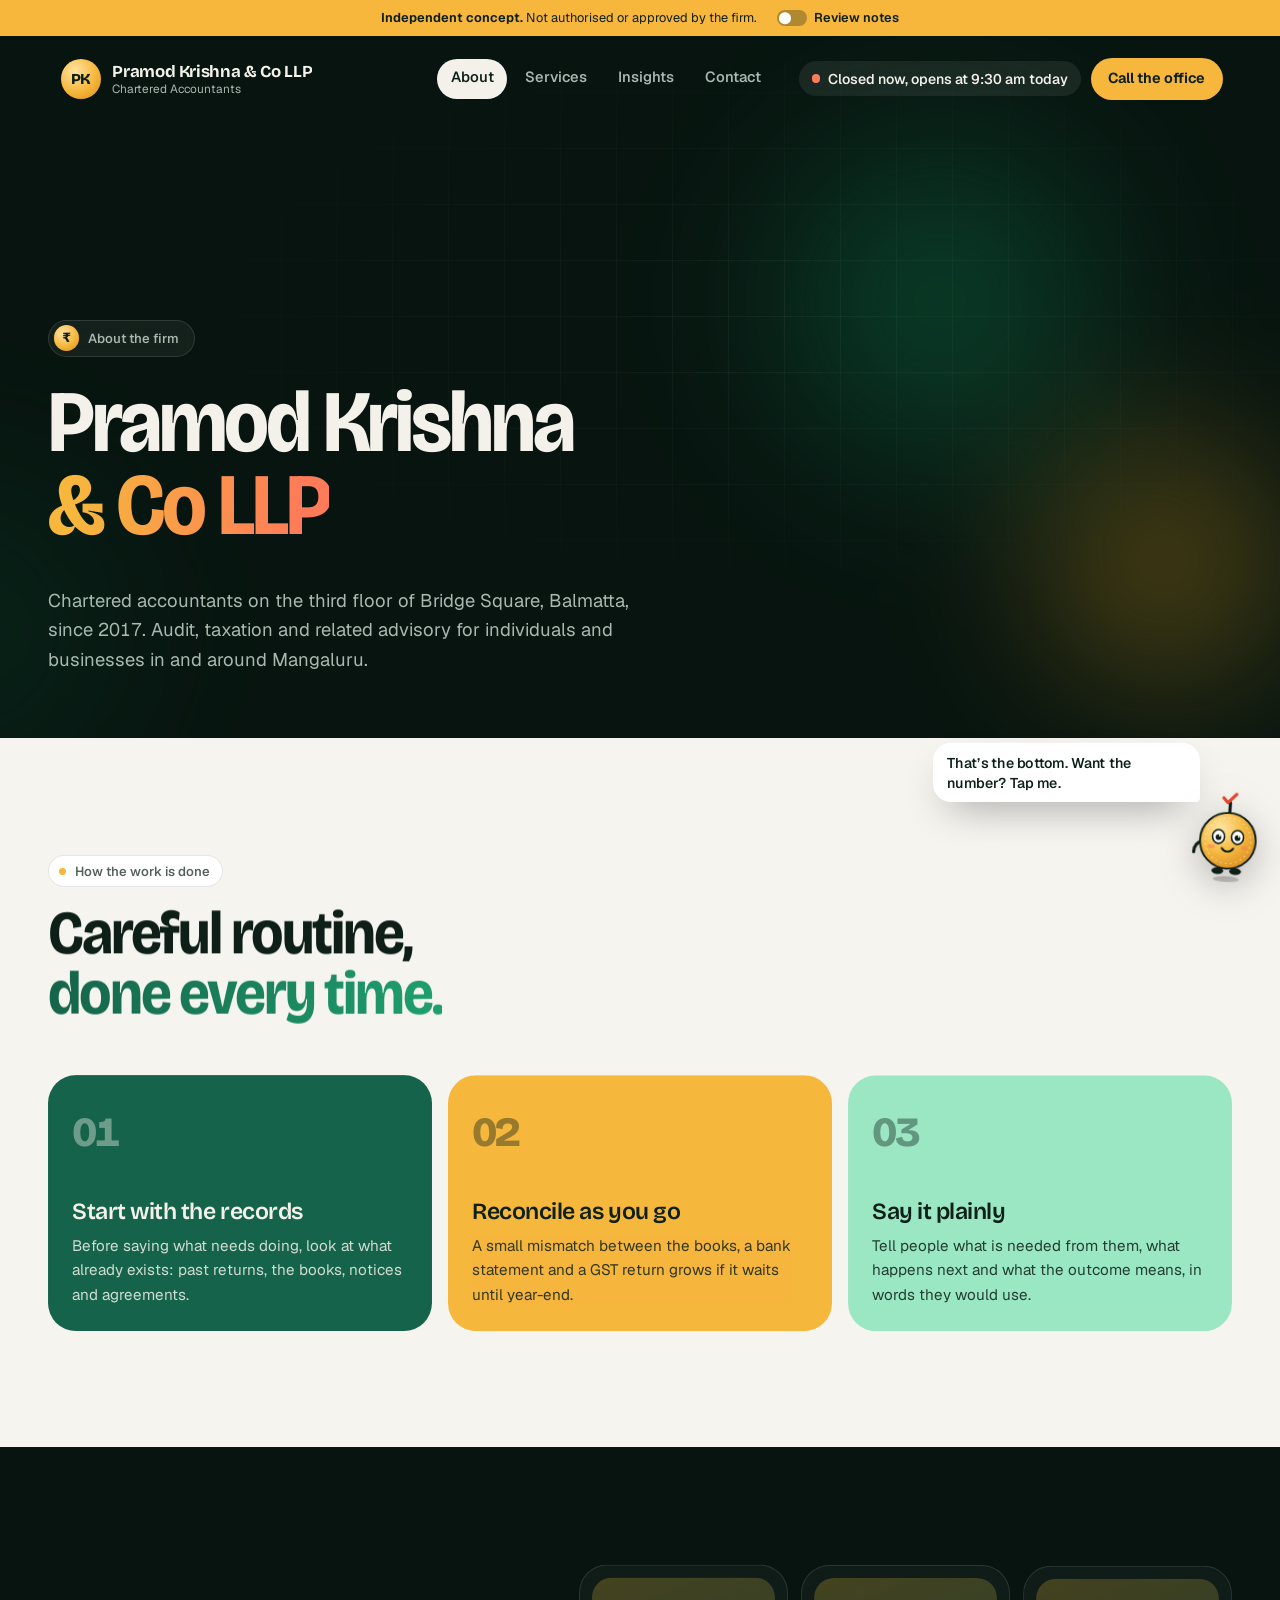
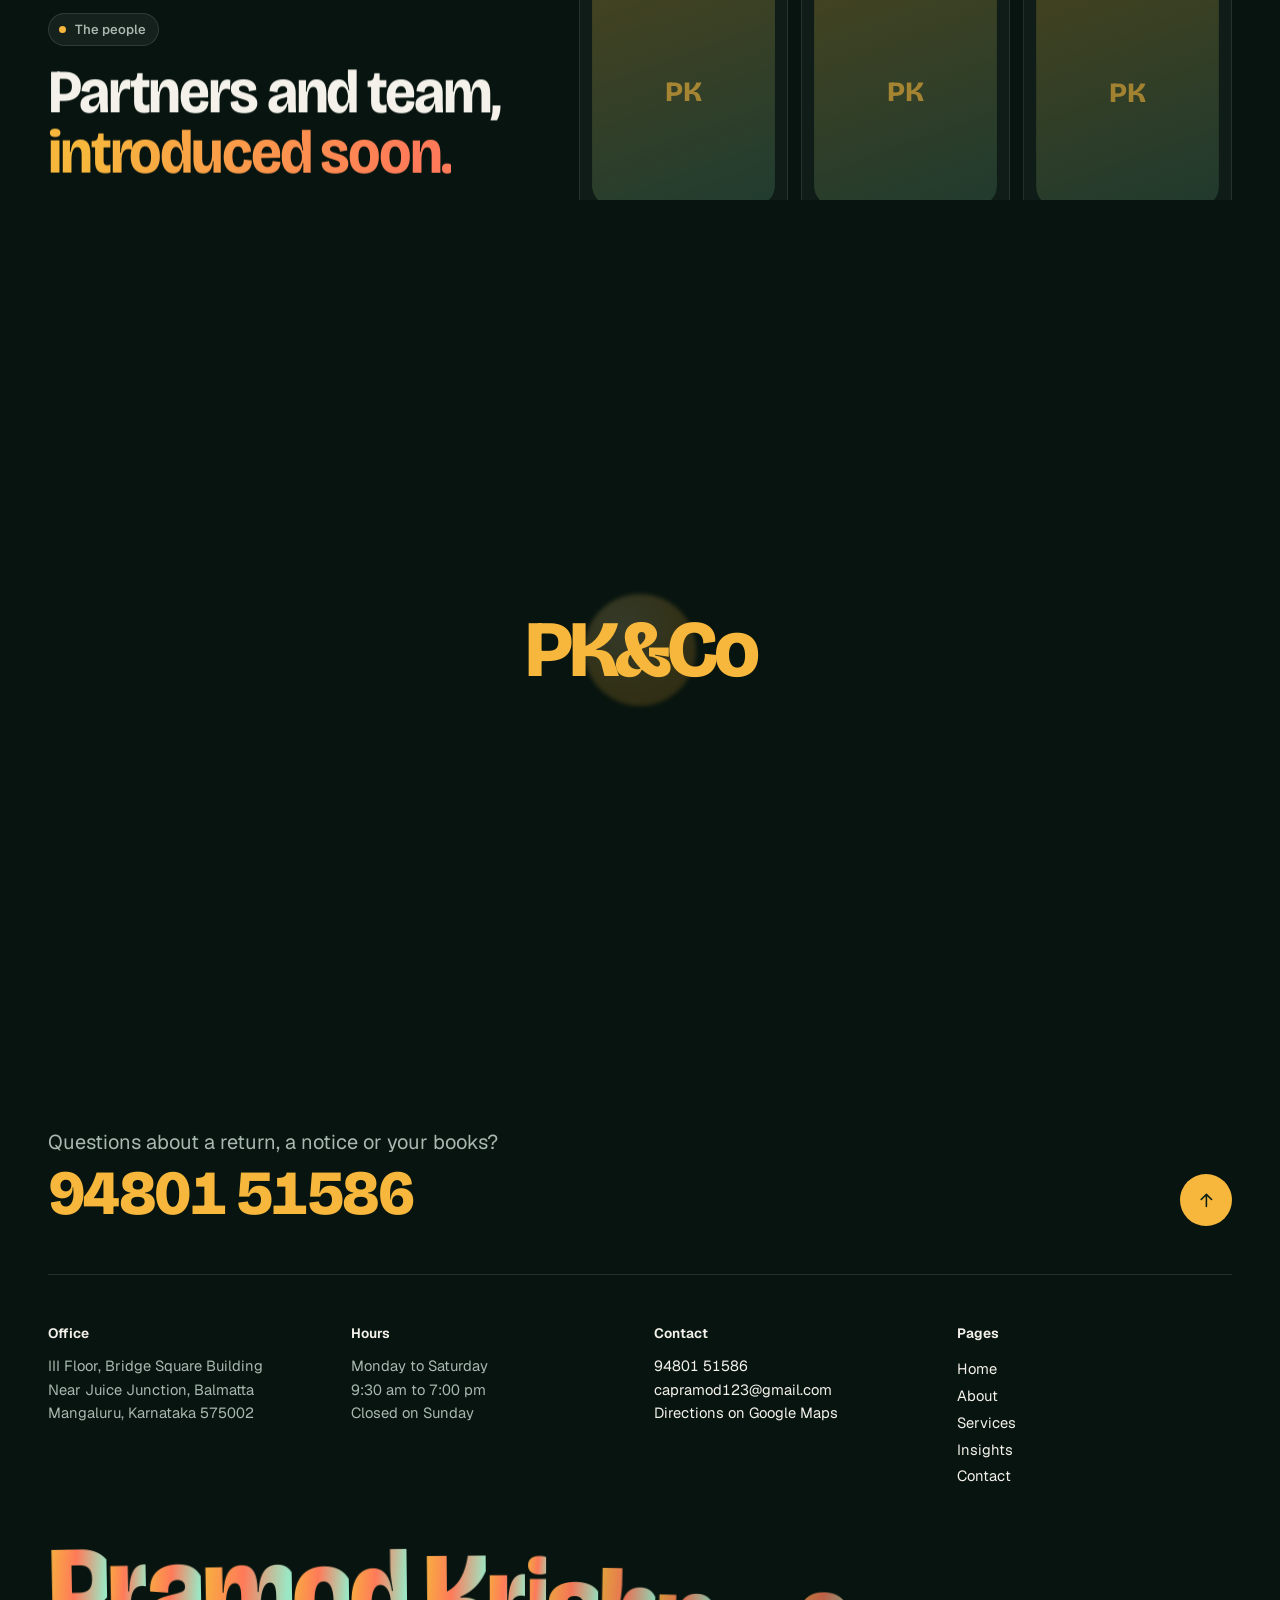
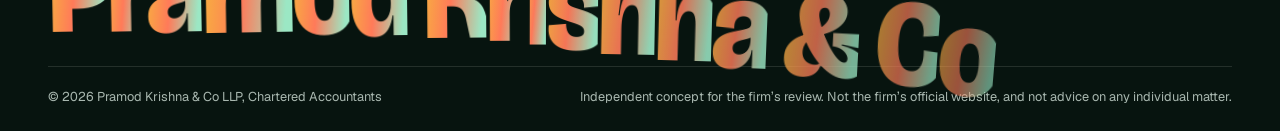
<file: about.html>
<!doctype html>
<html lang="en-IN">
  <head>
    <meta charset="utf-8">
    <meta name="viewport" content="width=device-width, initial-scale=1, viewport-fit=cover">
    <meta name="robots" content="noindex, nofollow">
    <meta name="theme-color" content="#07140f">
    <meta name="color-scheme" content="light">
    <title>About | Pramod Krishna &amp; Co LLP, Mangaluru</title>
    <meta name="description" content="Pramod Krishna &amp; Co LLP is a chartered accountancy practice at Bridge Square, Balmatta, Mangaluru, working in audit, taxation and related advisory since 2017.">
    <meta property="og:type" content="website">
    <meta property="og:locale" content="en_IN">
    <meta property="og:site_name" content="Pramod Krishna &amp; Co LLP (website concept)">
    <meta property="og:title" content="About | Pramod Krishna &amp; Co LLP, Mangaluru">
    <meta property="og:description" content="Pramod Krishna &amp; Co LLP is a chartered accountancy practice at Bridge Square, Balmatta, Mangaluru, working in audit, taxation and related advisory since 2017.">
    <link rel="icon" href="favicon.svg" type="image/svg+xml">
    <link rel="preload" href="fonts/bricolage-var.woff2" as="font" type="font/woff2" crossorigin>
    <link rel="preload" href="fonts/geist-var.woff2" as="font" type="font/woff2" crossorigin>
    <link rel="stylesheet" href="styles.css">
    <script>
      (function (d, w) {
        var r = d.documentElement;
        r.classList.add("js");
        if (!(w.matchMedia && w.matchMedia("(prefers-reduced-motion: reduce)").matches)) r.classList.add("fx");
        try {
          if (localStorage.getItem("pkc-review-notes") === "on") r.dataset.notes = "on";
          if (sessionStorage.getItem("pkc-curtain") === "1") r.classList.add("is-arriving");
        } catch (e) {}
        setTimeout(function () {
          if (!w.__pkcReady) r.classList.remove("fx", "is-arriving");
        }, 2500);
      })(document, window);
    </script>
    <script src="vendor/gsap.min.js" defer></script>
    <script src="vendor/ScrollTrigger.min.js" defer></script>
    <script src="vendor/lenis.min.js" defer></script>
    <script src="site-effects.js" defer></script>
  </head>
  <body>
    <a class="skip-link" href="#main">Skip to content</a>
    <div class="curtain" aria-hidden="true"><span class="curtain-coin"></span><span class="curtain-mark">PK&amp;Co</span></div>
    <div class="cursor is-hidden" aria-hidden="true"><span class="cursor-dot"></span><span class="cursor-ring"><span class="cursor-label"></span></span></div>

    <aside class="banner" aria-label="Website status">
      <p><strong>Independent concept.</strong> <span class="banner-long">Not authorised or approved by the firm.</span><span class="banner-short">Not approved by the firm.</span></p>
      <button class="notes-toggle" type="button" aria-pressed="false" data-notes-toggle hidden>
        <span class="notes-toggle-track" aria-hidden="true"></span>
        <span class="notes-toggle-label">Review notes</span>
      </button>
    </aside>

    <header class="header" data-header>
      <div class="header-inner">
        <a class="brand" href="index.html">
          <span class="brand-mark" aria-hidden="true">PK</span>
          <span class="brand-text"><span class="brand-name" translate="no">Pramod Krishna &amp; Co LLP</span><span class="brand-role">Chartered Accountants</span></span>
        </a>
        <nav class="nav" aria-label="Main">
          <a href="about.html" aria-current="page"><span class="roll" data-text="About"><span>About</span></span></a>
          <a href="services.html"><span class="roll" data-text="Services"><span>Services</span></span></a>
          <a href="insights.html"><span class="roll" data-text="Insights"><span>Insights</span></span></a>
          <a href="contact.html"><span class="roll" data-text="Contact"><span>Contact</span></span></a>
        </nav>
        <div class="header-end">
          <span class="status status-pill" data-status><span class="status-dot" aria-hidden="true"></span><span class="status-text">Mon–Sat, 9:30–7:00</span></span>
          <a class="pill" href="tel:+919480151586" data-magnetic data-cursor="Call"><span class="roll" data-text="Call the office"><span>Call the office</span></span></a>
        </div>
        <details class="menu" data-menu>
          <summary aria-label="Menu"><span class="menu-icon" aria-hidden="true"><span></span><span></span></span></summary>
          <div class="menu-panel">
            <nav aria-label="Main">
              <a href="index.html"><span class="menu-index">01</span><span class="menu-word">Home</span><svg class="arrow" viewBox="0 0 24 24" aria-hidden="true"><path d="M5 12h14M13 6l6 6-6 6"/></svg></a>
              <a href="about.html" aria-current="page"><span class="menu-index">02</span><span class="menu-word">About</span><svg class="arrow" viewBox="0 0 24 24" aria-hidden="true"><path d="M5 12h14M13 6l6 6-6 6"/></svg></a>
              <a href="services.html"><span class="menu-index">03</span><span class="menu-word">Services</span><svg class="arrow" viewBox="0 0 24 24" aria-hidden="true"><path d="M5 12h14M13 6l6 6-6 6"/></svg></a>
              <a href="insights.html"><span class="menu-index">04</span><span class="menu-word">Insights</span><svg class="arrow" viewBox="0 0 24 24" aria-hidden="true"><path d="M5 12h14M13 6l6 6-6 6"/></svg></a>
              <a href="contact.html"><span class="menu-index">05</span><span class="menu-word">Contact</span><svg class="arrow" viewBox="0 0 24 24" aria-hidden="true"><path d="M5 12h14M13 6l6 6-6 6"/></svg></a>
            </nav>
            <div class="menu-foot">
              <p class="status" data-status><span class="status-dot" aria-hidden="true"></span><span class="status-text">Mon–Sat, 9:30–7:00</span></p>
              <a class="menu-call" href="tel:+919480151586"><svg class="icon-phone" viewBox="0 0 24 24" aria-hidden="true"><path d="M5 4h4l2 5-2.5 1.5a11 11 0 0 0 5 5L15 13l5 2v4a2 2 0 0 1-2 2A16 16 0 0 1 3 6a2 2 0 0 1 2-2"/></svg><span>94801&nbsp;51586</span></a>
              <p>III Floor, Bridge Square, Balmatta, Mangaluru</p>
            </div>
          </div>
        </details>
      </div>
    </header>

    <div class="tikku" data-tikku>
      <div class="tikku-bubble" data-tikku-bubble aria-live="polite"></div>
      <div class="tikku-panel" id="tikku-panel" role="dialog" aria-label="Quick help from Tikku" data-tikku-panel hidden>
        <div class="tp-head">
          <p class="tp-hello" data-tikku-hello>Hi, I&rsquo;m Tikku.</p>
          <button class="tp-close" type="button" aria-label="Close quick help" data-tikku-close><span aria-hidden="true"></span></button>
        </div>
        <p class="status tp-status" data-status><span class="status-dot" aria-hidden="true"></span><span class="status-text">Mon–Sat, 9:30 am to 7:00 pm</span></p>
        <ul class="tp-actions">
          <li><a href="tel:+919480151586" data-cursor="Call"><svg class="icon-phone" viewBox="0 0 24 24" aria-hidden="true"><path d="M5 4h4l2 5-2.5 1.5a11 11 0 0 0 5 5L15 13l5 2v4a2 2 0 0 1-2 2A16 16 0 0 1 3 6a2 2 0 0 1 2-2"/></svg><span>Call 94801&nbsp;51586</span></a></li>
          <li><a href="https://www.google.com/maps/search/?api=1&amp;query=Pramod+Krishna+%26+Co+LLP%2C+Bridge+Square%2C+Balmatta%2C+Mangaluru" target="_blank" rel="noopener" data-cursor="Map"><svg viewBox="0 0 24 24" aria-hidden="true"><path d="M12 21s-7-6.2-7-12a7 7 0 0 1 14 0c0 5.8-7 12-7 12z"/><circle cx="12" cy="9" r="2.5"/></svg><span>Get directions</span></a></li>
          <li>
            <button type="button" aria-expanded="false" aria-controls="tp-hours" data-accordion><svg viewBox="0 0 24 24" aria-hidden="true"><circle cx="12" cy="12" r="9"/><path d="M12 7v5l3 2"/></svg><span>Office hours</span><span class="acc-chev" aria-hidden="true"></span></button>
            <div class="acc-body" id="tp-hours" hidden>
              <table class="hours hours-mini" data-hours>
                <caption class="visually-hidden">Office hours</caption>
                <tbody>
                  <tr data-day="1"><th scope="row">Monday</th><td>9:30 am – 7:00 pm</td></tr>
                  <tr data-day="2"><th scope="row">Tuesday</th><td>9:30 am – 7:00 pm</td></tr>
                  <tr data-day="3"><th scope="row">Wednesday</th><td>9:30 am – 7:00 pm</td></tr>
                  <tr data-day="4"><th scope="row">Thursday</th><td>9:30 am – 7:00 pm</td></tr>
                  <tr data-day="5"><th scope="row">Friday</th><td>9:30 am – 7:00 pm</td></tr>
                  <tr data-day="6"><th scope="row">Saturday</th><td>9:30 am – 7:00 pm</td></tr>
                  <tr data-day="0"><th scope="row">Sunday</th><td>Closed</td></tr>
                </tbody>
              </table>
            </div>
          </li>
          <li><a href="services.html#taxation"><svg viewBox="0 0 24 24" aria-hidden="true"><path d="M6 3h9l4 4v14H6z"/><path d="M9 12h7M9 16h7M9 8h3"/></svg><span>What should I bring?</span></a></li>
        </ul>
        <button class="tp-hide" type="button" data-tikku-hide>Hide Tikku</button>
      </div>
      <button class="tikku-btn" type="button" aria-expanded="false" aria-controls="tikku-panel" aria-label="Tikku: quick help with hours, directions and calling the office" data-tikku-btn data-cursor="Hi!">
        <span class="tikku-body" data-tikku-body>
          <svg class="tk" viewBox="0 0 120 140" aria-hidden="true" focusable="false">
            <defs>
              <radialGradient id="tkBody" cx="36%" cy="30%" r="78%">
                <stop offset="0" stop-color="#FFE7A8"/>
                <stop offset=".5" stop-color="#F6BC45"/>
                <stop offset="1" stop-color="#DB8E1C"/>
              </radialGradient>
            </defs>
            <ellipse class="tk-shadow" cx="60" cy="133" rx="25" ry="4.5"/>
            <g class="tk-all">
              <g class="tk-feet"><ellipse cx="46" cy="124" rx="9.5" ry="5.5"/><ellipse cx="74" cy="124" rx="9.5" ry="5.5"/></g>
              <g class="tk-arm tk-arm-l"><path d="M20 78c-9 3-13 10-13 18"/></g>
              <g class="tk-arm tk-arm-r"><path d="M100 76c9-3 14-10 15-19"/></g>
              <g class="tk-antenna"><path class="tk-stalk" d="M60 32V17"/><path class="tk-tick" d="M49 10l7 7 13-14"/></g>
              <circle class="tk-body" cx="60" cy="76" r="44"/>
              <circle class="tk-rim" cx="60" cy="76" r="36"/>
              <g class="tk-face">
                <g class="tk-eye tk-eye-l"><ellipse cx="45" cy="70" rx="9.5" ry="11"/><circle class="tk-pupil" cx="45" cy="71" r="4.6"/><circle class="tk-glint" cx="47" cy="68.5" r="1.5"/></g>
                <g class="tk-eye tk-eye-r"><ellipse cx="75" cy="70" rx="9.5" ry="11"/><circle class="tk-pupil" cx="75" cy="71" r="4.6"/><circle class="tk-glint" cx="77" cy="68.5" r="1.5"/></g>
                <ellipse class="tk-cheek" cx="34" cy="86" rx="5.5" ry="3.2"/>
                <ellipse class="tk-cheek" cx="86" cy="86" rx="5.5" ry="3.2"/>
                <path class="tk-mouth tk-smile" d="M51 88c5 7 13 7 18 0"/>
                <ellipse class="tk-mouth tk-oh" cx="60" cy="91" rx="4.5" ry="5.5"/>
                <path class="tk-mouth tk-sleep" d="M54 90h12"/>
              </g>
              <g class="tk-zzz"><text x="92" y="30">z</text><text x="100" y="18">z</text><text x="106" y="8">z</text></g>
            </g>
          </svg>
        </span>
      </button>
      <button class="tikku-peek" type="button" aria-label="Show Tikku" data-tikku-show hidden><svg class="tick" viewBox="0 0 24 24" aria-hidden="true"><path d="M2.8 13.4c2.1 1 3.7 2.9 5.1 5.4C10.4 13 14.8 8 21.2 4.2"/></svg></button>
    </div>

    <main id="main">
      <section class="phero" data-phero aria-labelledby="page-title" data-tikku-say="Here&rsquo;s a bit about the people behind the numbers.">
        <div class="aurora aurora-soft" aria-hidden="true"><span class="blob b1"></span><span class="blob b2"></span><span class="blob b3"></span></div>
        <div class="grid-glow" aria-hidden="true"></div>
        <div class="wrap phero-inner">
          <p class="eyebrow-pill" data-hero-fade><span class="pill-coin" aria-hidden="true">&#8377;</span>About the firm</p>
          <h1 id="page-title" class="phero-title" data-split><span class="ln"><span><span translate="no">Pramod Krishna</span></span></span><span class="ln"><span><em translate="no">&amp; Co LLP</em></span></span></h1>
          <div class="phero-foot">
            <p class="phero-lede" data-hero-fade>Chartered accountants on the third floor of Bridge Square, Balmatta, since 2017. Audit, taxation and related advisory for individuals and businesses in and around Mangaluru.</p>
            <p class="note" role="note"><b>To confirm</b><span>The founding year and this description come from public directory listings.</span></p>
          </div>
        </div>
      </section>

      <section class="principles" aria-labelledby="principles-title">
        <div class="wrap">
          <div class="section-head">
            <p class="label">How the work is done</p>
            <h2 id="principles-title" class="display-2" data-split><span class="ln"><span>Careful routine,</span></span><span class="ln"><span><em>done every time.</em></span></span></h2>
          </div>
          <ol class="principle-grid">
            <li class="pcard t-forest" data-reveal data-tilt><span class="pcard-num">01</span><h3>Start with the records</h3><p>Before saying what needs doing, look at what already exists: past returns, the books, notices and agreements.</p></li>
            <li class="pcard t-saffron" data-reveal data-tilt><span class="pcard-num">02</span><h3>Reconcile as you go</h3><p>A small mismatch between the books, a bank statement and a GST return grows if it waits until year-end.</p></li>
            <li class="pcard t-mint" data-reveal data-tilt><span class="pcard-num">03</span><h3>Say it plainly</h3><p>Tell people what is needed from them, what happens next and what the outcome means, in words they would use.</p></li>
          </ol>
          <p class="note" role="note"><b>To confirm</b><span>These principles are a draft. The firm should rewrite them in its own words.</span></p>
        </div>
      </section>

      <section class="people" aria-labelledby="people-title" data-tikku-say="Faces coming soon. I&rsquo;m the only one who said yes so far.">
        <div class="wrap people-grid">
          <div>
            <p class="label label-light">The people</p>
            <h2 id="people-title" class="display-2" data-split><span class="ln"><span>Partners and team,</span></span><span class="ln"><span><em>introduced soon.</em></span></span></h2>
            <p class="people-text" data-reveal>Names, qualifications and photographs will appear here once each person has approved their profile.</p>
          </div>
          <div class="people-cards" aria-hidden="true">
            <div class="person" data-reveal data-tilt><div class="person-photo"><span>PK</span></div><span class="person-line"></span><span class="person-line short"></span></div>
            <div class="person" data-reveal data-tilt><div class="person-photo"><span>PK</span></div><span class="person-line"></span><span class="person-line short"></span></div>
            <div class="person" data-reveal data-tilt><div class="person-photo"><span>PK</span></div><span class="person-line"></span><span class="person-line short"></span></div>
          </div>
        </div>
        <div class="wrap"><p class="note" role="note"><b>To confirm</b><span>Public reviews mention a &ldquo;CA Royson&rdquo;. Confirm names, roles and ICAI membership details with the firm before adding anyone.</span></p></div>
      </section>

      <section class="facts-section" aria-labelledby="facts-title">
        <div class="wrap facts-grid">
          <div>
            <p class="label">In brief</p>
            <h2 id="facts-title" class="display-3">The practice, at a glance.</h2>
          </div>
          <dl class="facts" data-reveal>
            <div><dt>Name</dt><dd translate="no">Pramod Krishna &amp; Co LLP</dd></div>
            <div><dt>Profession</dt><dd>Chartered Accountants</dd></div>
            <div><dt>Constitution</dt><dd>Limited liability partnership</dd></div>
            <div><dt>Established</dt><dd>2017</dd></div>
            <div><dt>Office</dt><dd>III Floor, Bridge Square Building, near Juice Junction, Balmatta, Mangaluru</dd></div>
            <div><dt>Hours</dt><dd>Monday to Saturday, 9:30 am to 7:00 pm</dd></div>
            <div><dt>Firm registration no.</dt><dd class="pending">To be added</dd></div>
          </dl>
        </div>
      </section>
    </main>

    <footer class="footer" data-footer data-tikku-say="That&rsquo;s the bottom. Want the number? Tap me.">
      <div class="footer-inner wrap">
        <div class="footer-top">
          <p class="footer-call">Questions about a return, a notice or your books?<a href="tel:+919480151586" data-cursor="Call">94801&nbsp;51586</a></p>
          <a class="to-top" href="#main" data-to-top data-magnetic aria-label="Back to top"><svg viewBox="0 0 24 24" aria-hidden="true"><path d="M12 19V5M6 11l6-6 6 6"/></svg></a>
        </div>
        <div class="footer-grid">
          <div>
            <h2 class="footer-head">Office</h2>
            <p>III Floor, Bridge Square Building<br>Near Juice Junction, Balmatta<br>Mangaluru, Karnataka 575002</p>
          </div>
          <div>
            <h2 class="footer-head">Hours</h2>
            <p>Monday to Saturday<br>9:30 am to 7:00 pm<br>Closed on Sunday</p>
          </div>
          <div>
            <h2 class="footer-head">Contact</h2>
            <p><a href="tel:+919480151586">94801&nbsp;51586</a><br><a href="mailto:capramod123@gmail.com">capramod123@gmail.com</a><br><a href="https://www.google.com/maps/search/?api=1&amp;query=Pramod+Krishna+%26+Co+LLP%2C+Bridge+Square%2C+Balmatta%2C+Mangaluru" target="_blank" rel="noopener">Directions on Google Maps</a></p>
          </div>
          <nav aria-label="Footer">
            <h2 class="footer-head">Pages</h2>
            <a href="index.html">Home</a><a href="about.html">About</a><a href="services.html">Services</a><a href="insights.html">Insights</a><a href="contact.html">Contact</a>
          </nav>
        </div>
        <p class="footer-name" translate="no" aria-hidden="true" data-footer-name>Pramod Krishna &amp; Co</p>
        <div class="footer-base">
          <span>&copy; <span data-year-now>2026</span> <span translate="no">Pramod Krishna &amp; Co LLP</span>, Chartered Accountants</span>
          <span>Independent concept for the firm&rsquo;s review. Not the firm&rsquo;s official website, and not advice on any individual matter.</span>
        </div>
      </div>
    </footer>
  </body>
</html>
</file>
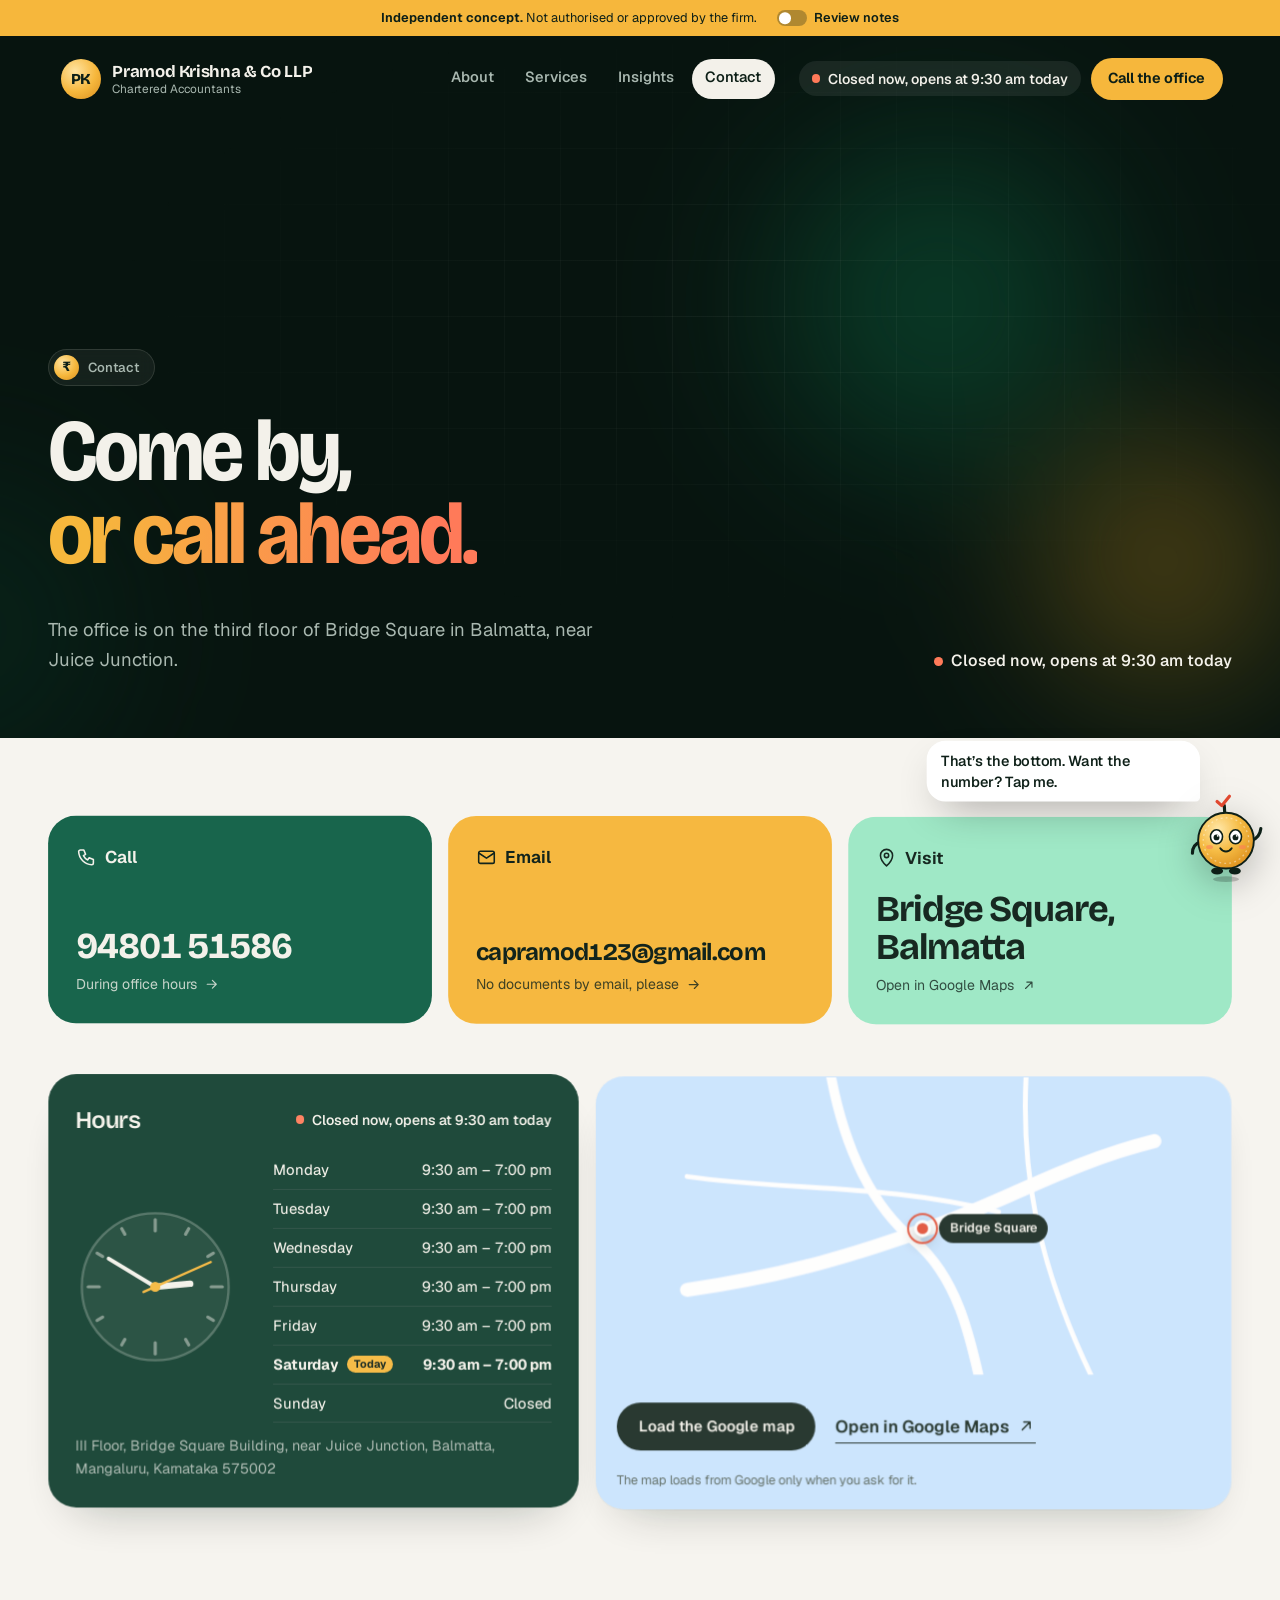
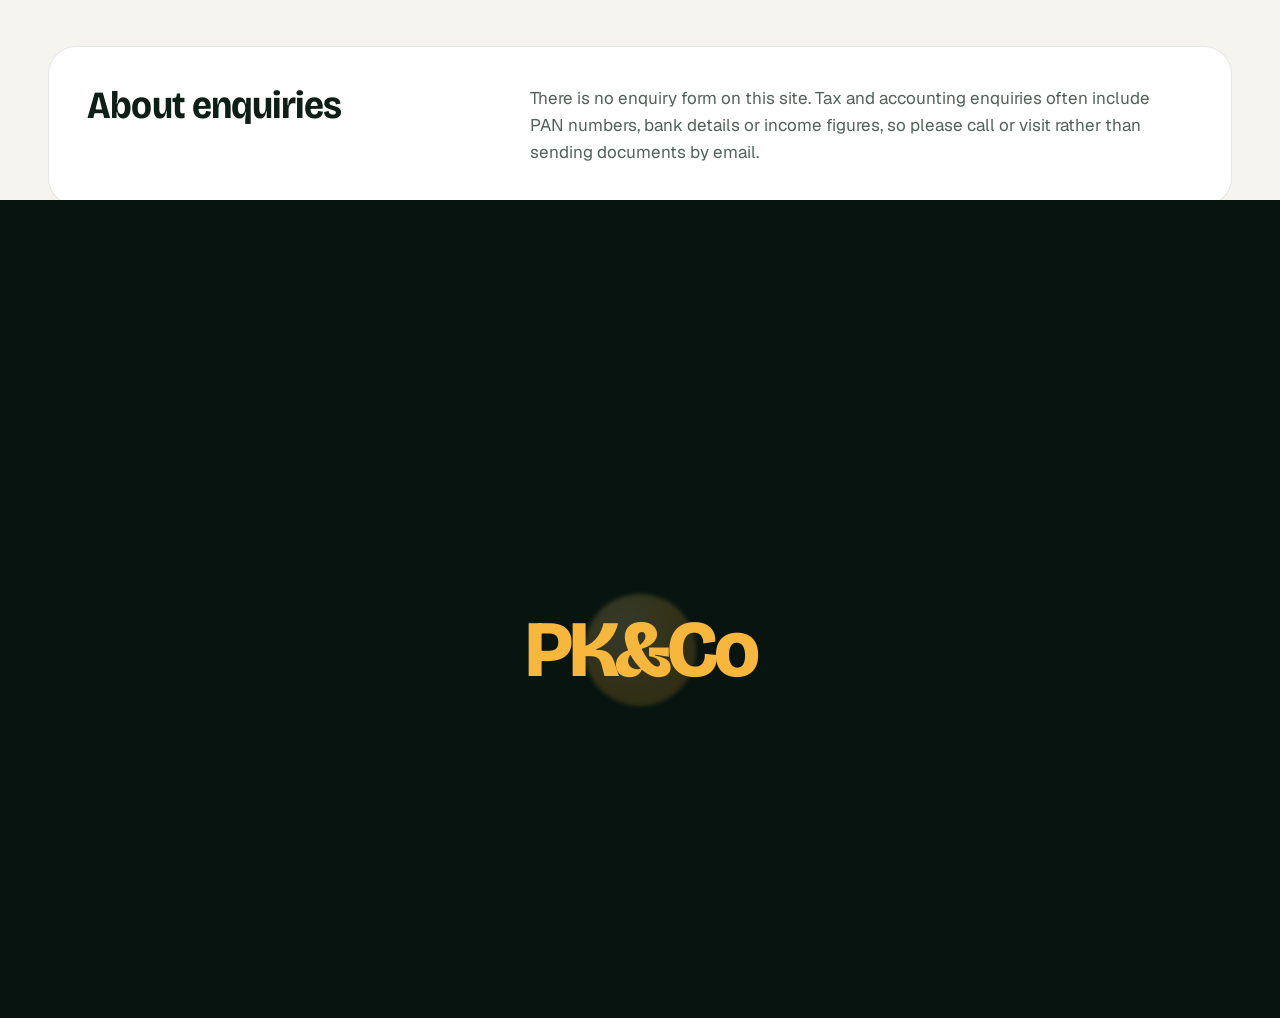
<file: contact.html>
<!doctype html>
<html lang="en-IN">
  <head>
    <meta charset="utf-8">
    <meta name="viewport" content="width=device-width, initial-scale=1, viewport-fit=cover">
    <meta name="robots" content="noindex, nofollow">
    <meta name="theme-color" content="#07140f">
    <meta name="color-scheme" content="light">
    <title>Contact | Pramod Krishna &amp; Co LLP, Balmatta, Mangaluru</title>
    <meta name="description" content="Call 94801 51586 or visit III Floor, Bridge Square, Balmatta, Mangaluru. Pramod Krishna &amp; Co LLP is open Monday to Saturday, 9:30 am to 7:00 pm.">
    <meta property="og:type" content="website">
    <meta property="og:locale" content="en_IN">
    <meta property="og:site_name" content="Pramod Krishna &amp; Co LLP (website concept)">
    <meta property="og:title" content="Contact | Pramod Krishna &amp; Co LLP, Balmatta, Mangaluru">
    <meta property="og:description" content="Call 94801 51586 or visit III Floor, Bridge Square, Balmatta, Mangaluru. Pramod Krishna &amp; Co LLP is open Monday to Saturday, 9:30 am to 7:00 pm.">
    <link rel="icon" href="favicon.svg" type="image/svg+xml">
    <link rel="preload" href="fonts/bricolage-var.woff2" as="font" type="font/woff2" crossorigin>
    <link rel="preload" href="fonts/geist-var.woff2" as="font" type="font/woff2" crossorigin>
    <link rel="stylesheet" href="styles.css">
    <script>
      (function (d, w) {
        var r = d.documentElement;
        r.classList.add("js");
        if (!(w.matchMedia && w.matchMedia("(prefers-reduced-motion: reduce)").matches)) r.classList.add("fx");
        try {
          if (localStorage.getItem("pkc-review-notes") === "on") r.dataset.notes = "on";
          if (sessionStorage.getItem("pkc-curtain") === "1") r.classList.add("is-arriving");
        } catch (e) {}
        setTimeout(function () {
          if (!w.__pkcReady) r.classList.remove("fx", "is-arriving");
        }, 2500);
      })(document, window);
    </script>
    <script src="vendor/gsap.min.js" defer></script>
    <script src="vendor/ScrollTrigger.min.js" defer></script>
    <script src="vendor/lenis.min.js" defer></script>
    <script src="site-effects.js" defer></script>
  </head>
  <body>
    <a class="skip-link" href="#main">Skip to content</a>
    <div class="curtain" aria-hidden="true"><span class="curtain-coin"></span><span class="curtain-mark">PK&amp;Co</span></div>
    <div class="cursor is-hidden" aria-hidden="true"><span class="cursor-dot"></span><span class="cursor-ring"><span class="cursor-label"></span></span></div>

    <aside class="banner" aria-label="Website status">
      <p><strong>Independent concept.</strong> <span class="banner-long">Not authorised or approved by the firm.</span><span class="banner-short">Not approved by the firm.</span></p>
      <button class="notes-toggle" type="button" aria-pressed="false" data-notes-toggle hidden>
        <span class="notes-toggle-track" aria-hidden="true"></span>
        <span class="notes-toggle-label">Review notes</span>
      </button>
    </aside>

    <header class="header" data-header>
      <div class="header-inner">
        <a class="brand" href="index.html">
          <span class="brand-mark" aria-hidden="true">PK</span>
          <span class="brand-text"><span class="brand-name" translate="no">Pramod Krishna &amp; Co LLP</span><span class="brand-role">Chartered Accountants</span></span>
        </a>
        <nav class="nav" aria-label="Main">
          <a href="about.html"><span class="roll" data-text="About"><span>About</span></span></a>
          <a href="services.html"><span class="roll" data-text="Services"><span>Services</span></span></a>
          <a href="insights.html"><span class="roll" data-text="Insights"><span>Insights</span></span></a>
          <a href="contact.html" aria-current="page"><span class="roll" data-text="Contact"><span>Contact</span></span></a>
        </nav>
        <div class="header-end">
          <span class="status status-pill" data-status><span class="status-dot" aria-hidden="true"></span><span class="status-text">Mon–Sat, 9:30–7:00</span></span>
          <a class="pill" href="tel:+919480151586" data-magnetic data-cursor="Call"><span class="roll" data-text="Call the office"><span>Call the office</span></span></a>
        </div>
        <details class="menu" data-menu>
          <summary aria-label="Menu"><span class="menu-icon" aria-hidden="true"><span></span><span></span></span></summary>
          <div class="menu-panel">
            <nav aria-label="Main">
              <a href="index.html"><span class="menu-index">01</span><span class="menu-word">Home</span><svg class="arrow" viewBox="0 0 24 24" aria-hidden="true"><path d="M5 12h14M13 6l6 6-6 6"/></svg></a>
              <a href="about.html"><span class="menu-index">02</span><span class="menu-word">About</span><svg class="arrow" viewBox="0 0 24 24" aria-hidden="true"><path d="M5 12h14M13 6l6 6-6 6"/></svg></a>
              <a href="services.html"><span class="menu-index">03</span><span class="menu-word">Services</span><svg class="arrow" viewBox="0 0 24 24" aria-hidden="true"><path d="M5 12h14M13 6l6 6-6 6"/></svg></a>
              <a href="insights.html"><span class="menu-index">04</span><span class="menu-word">Insights</span><svg class="arrow" viewBox="0 0 24 24" aria-hidden="true"><path d="M5 12h14M13 6l6 6-6 6"/></svg></a>
              <a href="contact.html" aria-current="page"><span class="menu-index">05</span><span class="menu-word">Contact</span><svg class="arrow" viewBox="0 0 24 24" aria-hidden="true"><path d="M5 12h14M13 6l6 6-6 6"/></svg></a>
            </nav>
            <div class="menu-foot">
              <p class="status" data-status><span class="status-dot" aria-hidden="true"></span><span class="status-text">Mon–Sat, 9:30–7:00</span></p>
              <a class="menu-call" href="tel:+919480151586"><svg class="icon-phone" viewBox="0 0 24 24" aria-hidden="true"><path d="M5 4h4l2 5-2.5 1.5a11 11 0 0 0 5 5L15 13l5 2v4a2 2 0 0 1-2 2A16 16 0 0 1 3 6a2 2 0 0 1 2-2"/></svg><span>94801&nbsp;51586</span></a>
              <p>III Floor, Bridge Square, Balmatta, Mangaluru</p>
            </div>
          </div>
        </details>
      </div>
    </header>

    <div class="tikku" data-tikku>
      <div class="tikku-bubble" data-tikku-bubble aria-live="polite"></div>
      <div class="tikku-panel" id="tikku-panel" role="dialog" aria-label="Quick help from Tikku" data-tikku-panel hidden>
        <div class="tp-head">
          <p class="tp-hello" data-tikku-hello>Hi, I&rsquo;m Tikku.</p>
          <button class="tp-close" type="button" aria-label="Close quick help" data-tikku-close><span aria-hidden="true"></span></button>
        </div>
        <p class="status tp-status" data-status><span class="status-dot" aria-hidden="true"></span><span class="status-text">Mon–Sat, 9:30 am to 7:00 pm</span></p>
        <ul class="tp-actions">
          <li><a href="tel:+919480151586" data-cursor="Call"><svg class="icon-phone" viewBox="0 0 24 24" aria-hidden="true"><path d="M5 4h4l2 5-2.5 1.5a11 11 0 0 0 5 5L15 13l5 2v4a2 2 0 0 1-2 2A16 16 0 0 1 3 6a2 2 0 0 1 2-2"/></svg><span>Call 94801&nbsp;51586</span></a></li>
          <li><a href="https://www.google.com/maps/search/?api=1&amp;query=Pramod+Krishna+%26+Co+LLP%2C+Bridge+Square%2C+Balmatta%2C+Mangaluru" target="_blank" rel="noopener" data-cursor="Map"><svg viewBox="0 0 24 24" aria-hidden="true"><path d="M12 21s-7-6.2-7-12a7 7 0 0 1 14 0c0 5.8-7 12-7 12z"/><circle cx="12" cy="9" r="2.5"/></svg><span>Get directions</span></a></li>
          <li>
            <button type="button" aria-expanded="false" aria-controls="tp-hours" data-accordion><svg viewBox="0 0 24 24" aria-hidden="true"><circle cx="12" cy="12" r="9"/><path d="M12 7v5l3 2"/></svg><span>Office hours</span><span class="acc-chev" aria-hidden="true"></span></button>
            <div class="acc-body" id="tp-hours" hidden>
              <table class="hours hours-mini" data-hours>
                <caption class="visually-hidden">Office hours</caption>
                <tbody>
                  <tr data-day="1"><th scope="row">Monday</th><td>9:30 am – 7:00 pm</td></tr>
                  <tr data-day="2"><th scope="row">Tuesday</th><td>9:30 am – 7:00 pm</td></tr>
                  <tr data-day="3"><th scope="row">Wednesday</th><td>9:30 am – 7:00 pm</td></tr>
                  <tr data-day="4"><th scope="row">Thursday</th><td>9:30 am – 7:00 pm</td></tr>
                  <tr data-day="5"><th scope="row">Friday</th><td>9:30 am – 7:00 pm</td></tr>
                  <tr data-day="6"><th scope="row">Saturday</th><td>9:30 am – 7:00 pm</td></tr>
                  <tr data-day="0"><th scope="row">Sunday</th><td>Closed</td></tr>
                </tbody>
              </table>
            </div>
          </li>
          <li><a href="services.html#taxation"><svg viewBox="0 0 24 24" aria-hidden="true"><path d="M6 3h9l4 4v14H6z"/><path d="M9 12h7M9 16h7M9 8h3"/></svg><span>What should I bring?</span></a></li>
        </ul>
        <button class="tp-hide" type="button" data-tikku-hide>Hide Tikku</button>
      </div>
      <button class="tikku-btn" type="button" aria-expanded="false" aria-controls="tikku-panel" aria-label="Tikku: quick help with hours, directions and calling the office" data-tikku-btn data-cursor="Hi!">
        <span class="tikku-body" data-tikku-body>
          <svg class="tk" viewBox="0 0 120 140" aria-hidden="true" focusable="false">
            <defs>
              <radialGradient id="tkBody" cx="36%" cy="30%" r="78%">
                <stop offset="0" stop-color="#FFE7A8"/>
                <stop offset=".5" stop-color="#F6BC45"/>
                <stop offset="1" stop-color="#DB8E1C"/>
              </radialGradient>
            </defs>
            <ellipse class="tk-shadow" cx="60" cy="133" rx="25" ry="4.5"/>
            <g class="tk-all">
              <g class="tk-feet"><ellipse cx="46" cy="124" rx="9.5" ry="5.5"/><ellipse cx="74" cy="124" rx="9.5" ry="5.5"/></g>
              <g class="tk-arm tk-arm-l"><path d="M20 78c-9 3-13 10-13 18"/></g>
              <g class="tk-arm tk-arm-r"><path d="M100 76c9-3 14-10 15-19"/></g>
              <g class="tk-antenna"><path class="tk-stalk" d="M60 32V17"/><path class="tk-tick" d="M49 10l7 7 13-14"/></g>
              <circle class="tk-body" cx="60" cy="76" r="44"/>
              <circle class="tk-rim" cx="60" cy="76" r="36"/>
              <g class="tk-face">
                <g class="tk-eye tk-eye-l"><ellipse cx="45" cy="70" rx="9.5" ry="11"/><circle class="tk-pupil" cx="45" cy="71" r="4.6"/><circle class="tk-glint" cx="47" cy="68.5" r="1.5"/></g>
                <g class="tk-eye tk-eye-r"><ellipse cx="75" cy="70" rx="9.5" ry="11"/><circle class="tk-pupil" cx="75" cy="71" r="4.6"/><circle class="tk-glint" cx="77" cy="68.5" r="1.5"/></g>
                <ellipse class="tk-cheek" cx="34" cy="86" rx="5.5" ry="3.2"/>
                <ellipse class="tk-cheek" cx="86" cy="86" rx="5.5" ry="3.2"/>
                <path class="tk-mouth tk-smile" d="M51 88c5 7 13 7 18 0"/>
                <ellipse class="tk-mouth tk-oh" cx="60" cy="91" rx="4.5" ry="5.5"/>
                <path class="tk-mouth tk-sleep" d="M54 90h12"/>
              </g>
              <g class="tk-zzz"><text x="92" y="30">z</text><text x="100" y="18">z</text><text x="106" y="8">z</text></g>
            </g>
          </svg>
        </span>
      </button>
      <button class="tikku-peek" type="button" aria-label="Show Tikku" data-tikku-show hidden><svg class="tick" viewBox="0 0 24 24" aria-hidden="true"><path d="M2.8 13.4c2.1 1 3.7 2.9 5.1 5.4C10.4 13 14.8 8 21.2 4.2"/></svg></button>
    </div>

    <main id="main">
      <section class="phero" data-phero aria-labelledby="page-title" data-tikku-say="Calling is quickest. Visiting is friendlier.">
        <div class="aurora aurora-soft" aria-hidden="true"><span class="blob b1"></span><span class="blob b2"></span><span class="blob b3"></span></div>
        <div class="grid-glow" aria-hidden="true"></div>
        <div class="wrap phero-inner">
          <p class="eyebrow-pill" data-hero-fade><span class="pill-coin" aria-hidden="true">&#8377;</span>Contact</p>
          <h1 id="page-title" class="phero-title" data-split><span class="ln"><span>Come by,</span></span><span class="ln"><span><em>or call ahead.</em></span></span></h1>
          <div class="phero-foot">
            <p class="phero-lede" data-hero-fade>The office is on the third floor of Bridge Square in Balmatta, near Juice Junction.</p>
            <p class="status status-lg" data-status data-hero-fade><span class="status-dot" aria-hidden="true"></span><span class="status-text">Monday to Saturday, 9:30 am to 7:00 pm</span></p>
          </div>
        </div>
      </section>

      <section class="channels" aria-label="Ways to reach the office">
        <div class="wrap channel-grid">
          <a class="channel t-forest" href="tel:+919480151586" data-reveal data-tilt data-cursor="Call">
            <span class="channel-kind"><svg class="icon-phone" viewBox="0 0 24 24" aria-hidden="true"><path d="M5 4h4l2 5-2.5 1.5a11 11 0 0 0 5 5L15 13l5 2v4a2 2 0 0 1-2 2A16 16 0 0 1 3 6a2 2 0 0 1 2-2"/></svg>Call</span>
            <span class="channel-value">94801&nbsp;51586</span>
            <span class="channel-hint">During office hours <svg class="arrow" viewBox="0 0 24 24" aria-hidden="true"><path d="M5 12h14M13 6l6 6-6 6"/></svg></span>
          </a>
          <a class="channel t-saffron" href="mailto:capramod123@gmail.com" data-reveal data-tilt data-cursor="Write">
            <span class="channel-kind"><svg viewBox="0 0 24 24" aria-hidden="true"><rect x="3" y="5" width="18" height="14" rx="2"/><path d="m3 7 9 6 9-6"/></svg>Email</span>
            <span class="channel-value channel-value-sm">capramod123@gmail.com</span>
            <span class="channel-hint">No documents by email, please <svg class="arrow" viewBox="0 0 24 24" aria-hidden="true"><path d="M5 12h14M13 6l6 6-6 6"/></svg></span>
          </a>
          <a class="channel t-mint" href="https://www.google.com/maps/search/?api=1&amp;query=Pramod+Krishna+%26+Co+LLP%2C+Bridge+Square%2C+Balmatta%2C+Mangaluru" target="_blank" rel="noopener" data-reveal data-tilt data-cursor="Map">
            <span class="channel-kind"><svg viewBox="0 0 24 24" aria-hidden="true"><path d="M12 21s-7-6.2-7-12a7 7 0 0 1 14 0c0 5.8-7 12-7 12z"/><circle cx="12" cy="9" r="2.5"/></svg>Visit</span>
            <span class="channel-value">Bridge Square, Balmatta</span>
            <span class="channel-hint">Open in Google Maps <svg class="arrow" viewBox="0 0 24 24" aria-hidden="true"><path d="M7 17 17 7M9 7h8v8"/></svg></span>
          </a>
        </div>
        <div class="wrap"><p class="note" role="note"><b>To confirm</b><span>Phone, email and hours come from public directory listings. The email is a personal Gmail address; the firm may prefer to publish another.</span></p></div>
      </section>

      <section class="find" aria-labelledby="find-title">
        <div class="wrap find-grid">
          <div class="find-copy tile" data-reveal>
            <div class="tile-head"><h2 id="find-title" class="tile-title">Hours</h2><p class="status" data-status><span class="status-dot"></span><span class="status-text">Mon–Sat, 9:30–7:00</span></p></div>
            <div class="hours-viz hours-viz-row"><svg class="clock" viewBox="0 0 100 100" aria-hidden="true" data-clock>
                <circle class="clock-face" cx="50" cy="50" r="46"/>
                <line class="clock-tick" x1="50" y1="8" x2="50" y2="15" transform="rotate(0 50 50)"/><line class="clock-tick" x1="50" y1="8" x2="50" y2="12" transform="rotate(30 50 50)"/><line class="clock-tick" x1="50" y1="8" x2="50" y2="12" transform="rotate(60 50 50)"/><line class="clock-tick" x1="50" y1="8" x2="50" y2="15" transform="rotate(90 50 50)"/><line class="clock-tick" x1="50" y1="8" x2="50" y2="12" transform="rotate(120 50 50)"/><line class="clock-tick" x1="50" y1="8" x2="50" y2="12" transform="rotate(150 50 50)"/><line class="clock-tick" x1="50" y1="8" x2="50" y2="15" transform="rotate(180 50 50)"/><line class="clock-tick" x1="50" y1="8" x2="50" y2="12" transform="rotate(210 50 50)"/><line class="clock-tick" x1="50" y1="8" x2="50" y2="12" transform="rotate(240 50 50)"/><line class="clock-tick" x1="50" y1="8" x2="50" y2="15" transform="rotate(270 50 50)"/><line class="clock-tick" x1="50" y1="8" x2="50" y2="12" transform="rotate(300 50 50)"/><line class="clock-tick" x1="50" y1="8" x2="50" y2="12" transform="rotate(330 50 50)"/>
                <line class="clock-h" data-clock-h x1="50" y1="50" x2="50" y2="28"/>
                <line class="clock-m" data-clock-m x1="50" y1="50" x2="50" y2="16"/>
                <line class="clock-s" data-clock-s x1="50" y1="58" x2="50" y2="12"/>
                <circle class="clock-pin" cx="50" cy="50" r="3.2"/>
              </svg><table class="hours " data-hours>
                <caption class="visually-hidden">Office hours</caption>
                <tbody>
                  <tr data-day="1"><th scope="row">Monday</th><td>9:30 am – 7:00 pm</td></tr>
                  <tr data-day="2"><th scope="row">Tuesday</th><td>9:30 am – 7:00 pm</td></tr>
                  <tr data-day="3"><th scope="row">Wednesday</th><td>9:30 am – 7:00 pm</td></tr>
                  <tr data-day="4"><th scope="row">Thursday</th><td>9:30 am – 7:00 pm</td></tr>
                  <tr data-day="5"><th scope="row">Friday</th><td>9:30 am – 7:00 pm</td></tr>
                  <tr data-day="6"><th scope="row">Saturday</th><td>9:30 am – 7:00 pm</td></tr>
                  <tr data-day="0"><th scope="row">Sunday</th><td>Closed</td></tr>
                </tbody>
              </table></div>
            <p class="find-address">III Floor, Bridge Square Building, near Juice Junction, Balmatta, Mangaluru, Karnataka 575002</p>
          </div>
          <div class="map tile" data-map data-reveal>
            <div class="map-art" aria-hidden="true">
              <svg viewBox="0 0 600 420" class="map-svg">
                <path class="road road-main" d="M-20 300 C 120 280, 220 250, 330 210 S 520 120, 640 90"/>
                <path class="road" d="M180 -20 C 200 100, 240 180, 300 230 S 380 360, 400 460"/>
                <path class="road road-thin" d="M-20 140 C 120 160, 260 150, 420 190"/>
                <path class="road road-thin" d="M460 -20 C 450 120, 470 260, 560 440"/>
              </svg>
              <span class="pin pin-lg"><span class="pin-dot"></span><span class="pin-label">Bridge Square</span></span>
            </div>
            <div class="map-actions">
              <button class="btn btn-ink" type="button" data-map-load><span class="btn-fill" aria-hidden="true"></span><span class="roll" data-text="Load the Google map"><span>Load the Google map</span></span></button>
              <a class="link-arrow" href="https://www.google.com/maps/search/?api=1&amp;query=Pramod+Krishna+%26+Co+LLP%2C+Bridge+Square%2C+Balmatta%2C+Mangaluru" target="_blank" rel="noopener"><span class="roll" data-text="Open in Google Maps"><span>Open in Google Maps</span></span> <svg class="arrow" viewBox="0 0 24 24" aria-hidden="true"><path d="M7 17 17 7M9 7h8v8"/></svg></a>
            </div>
            <p class="map-fine">The map loads from Google only when you ask for it.</p>
          </div>
        </div>
      </section>

      <section class="privacy" aria-labelledby="privacy-title">
        <div class="wrap privacy-grid">
          <h2 id="privacy-title" class="display-3">About enquiries</h2>
          <div>
            <p>There is no enquiry form on this site. Tax and accounting enquiries often include PAN numbers, bank details or income figures, so please call or visit rather than sending documents by email.</p>
            <div class="note-block" role="note">
              <p class="note-block-title">Before this site goes live</p>
              <ul class="checks">
                <li><span class="box" aria-hidden="true"></span><span>Verify the legal name, address, PIN code, phone, email and hours.</span></li>
                <li><span class="box" aria-hidden="true"></span><span>Confirm partner names, roles, credentials and profiles.</span></li>
                <li><span class="box" aria-hidden="true"></span><span>Approve the service list and all website copy.</span></li>
                <li><span class="box" aria-hidden="true"></span><span>Have an authorised reviewer check the site against current ICAI rules on websites, advertising and solicitation.</span></li>
                <li><span class="box" aria-hidden="true"></span><span>Approve a privacy notice before any form or data collection is added.</span></li>
              </ul>
            </div>
          </div>
        </div>
      </section>
    </main>

    <footer class="footer" data-footer data-tikku-say="That&rsquo;s the bottom. Want the number? Tap me.">
      <div class="footer-inner wrap">
        <div class="footer-top">
          <p class="footer-call">Questions about a return, a notice or your books?<a href="tel:+919480151586" data-cursor="Call">94801&nbsp;51586</a></p>
          <a class="to-top" href="#main" data-to-top data-magnetic aria-label="Back to top"><svg viewBox="0 0 24 24" aria-hidden="true"><path d="M12 19V5M6 11l6-6 6 6"/></svg></a>
        </div>
        <div class="footer-grid">
          <div>
            <h2 class="footer-head">Office</h2>
            <p>III Floor, Bridge Square Building<br>Near Juice Junction, Balmatta<br>Mangaluru, Karnataka 575002</p>
          </div>
          <div>
            <h2 class="footer-head">Hours</h2>
            <p>Monday to Saturday<br>9:30 am to 7:00 pm<br>Closed on Sunday</p>
          </div>
          <div>
            <h2 class="footer-head">Contact</h2>
            <p><a href="tel:+919480151586">94801&nbsp;51586</a><br><a href="mailto:capramod123@gmail.com">capramod123@gmail.com</a><br><a href="https://www.google.com/maps/search/?api=1&amp;query=Pramod+Krishna+%26+Co+LLP%2C+Bridge+Square%2C+Balmatta%2C+Mangaluru" target="_blank" rel="noopener">Directions on Google Maps</a></p>
          </div>
          <nav aria-label="Footer">
            <h2 class="footer-head">Pages</h2>
            <a href="index.html">Home</a><a href="about.html">About</a><a href="services.html">Services</a><a href="insights.html">Insights</a><a href="contact.html">Contact</a>
          </nav>
        </div>
        <p class="footer-name" translate="no" aria-hidden="true" data-footer-name>Pramod Krishna &amp; Co</p>
        <div class="footer-base">
          <span>&copy; <span data-year-now>2026</span> <span translate="no">Pramod Krishna &amp; Co LLP</span>, Chartered Accountants</span>
          <span>Independent concept for the firm&rsquo;s review. Not the firm&rsquo;s official website, and not advice on any individual matter.</span>
        </div>
      </div>
    </footer>
  </body>
</html>
</file>
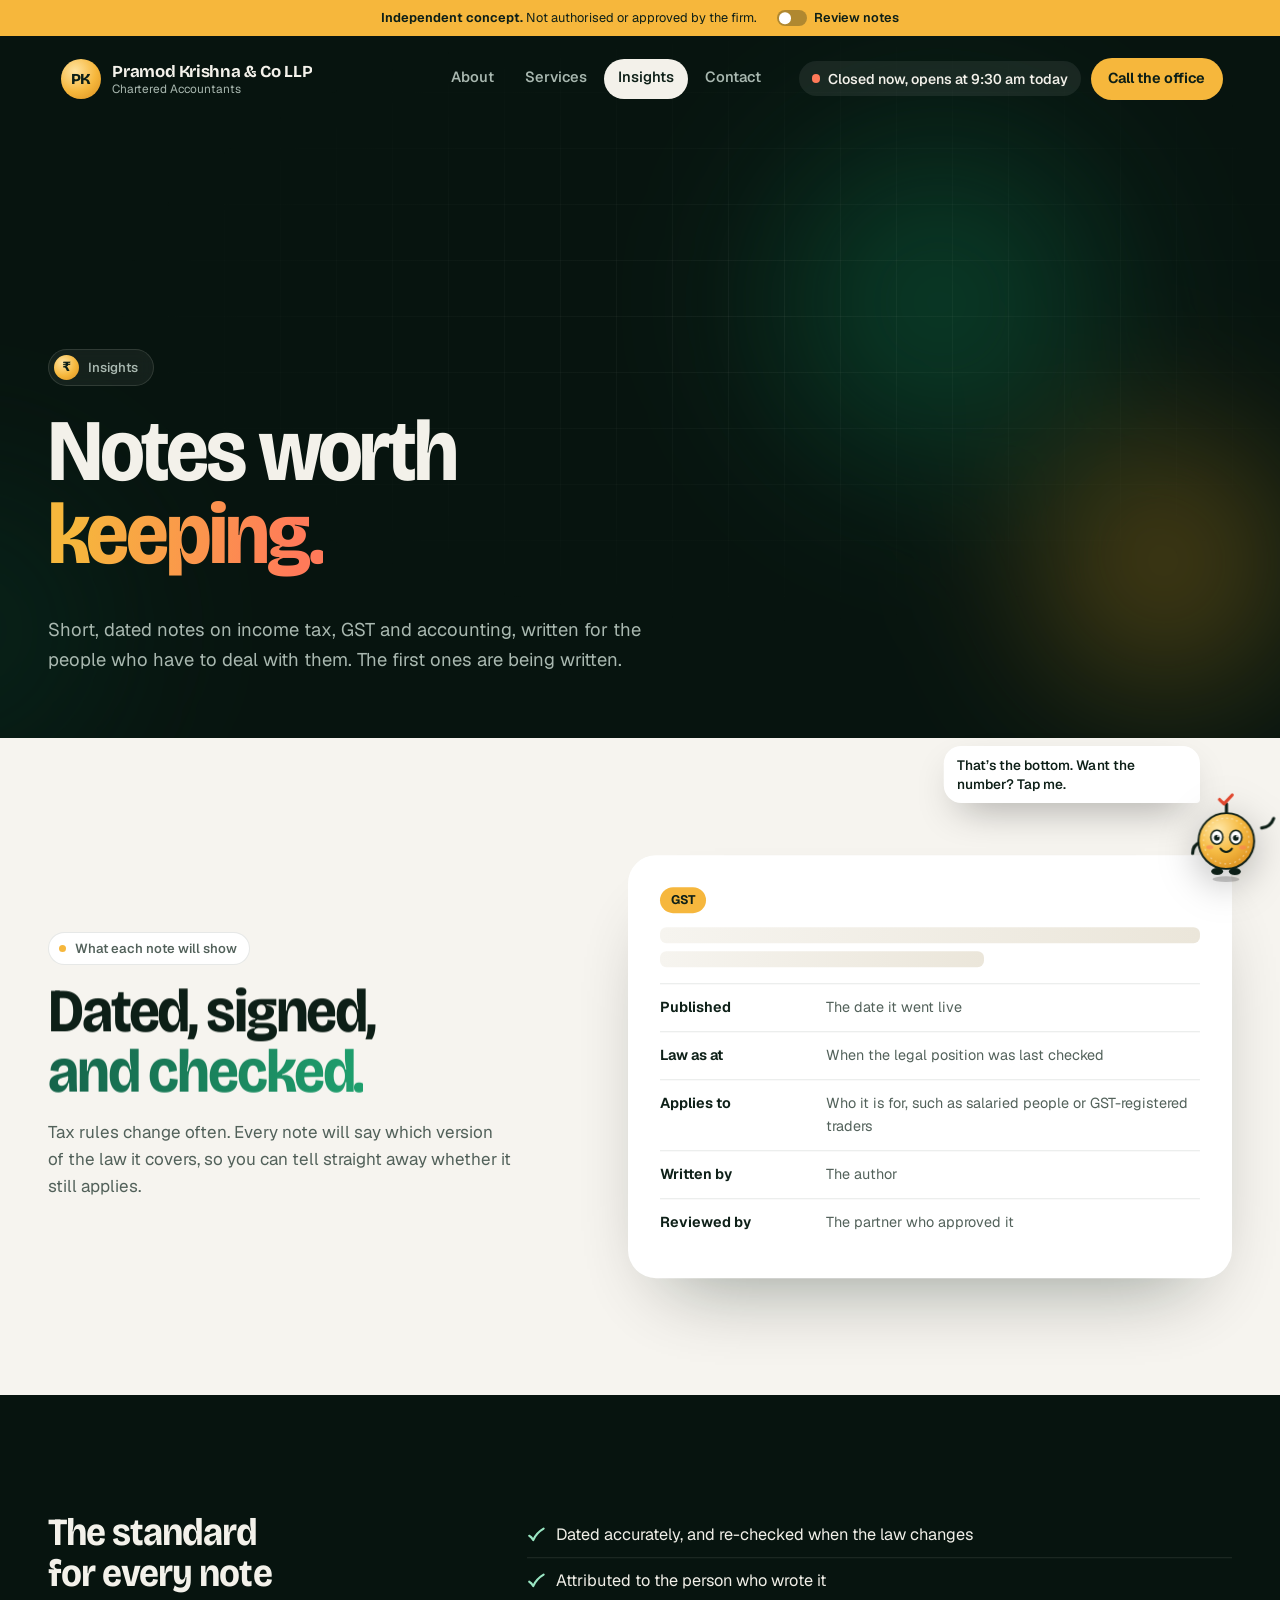
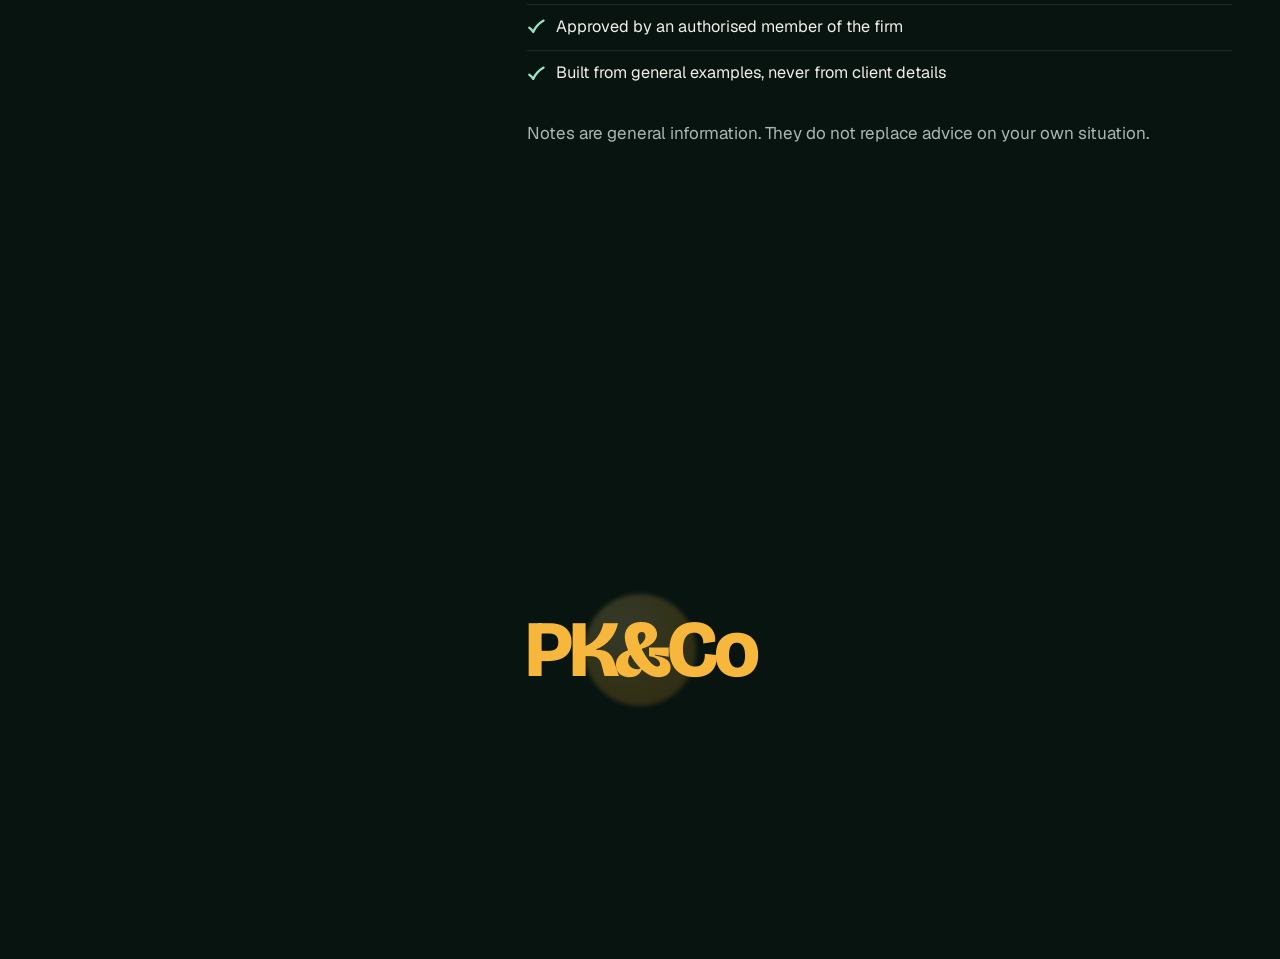
<file: insights.html>
<!doctype html>
<html lang="en-IN">
  <head>
    <meta charset="utf-8">
    <meta name="viewport" content="width=device-width, initial-scale=1, viewport-fit=cover">
    <meta name="robots" content="noindex, nofollow">
    <meta name="theme-color" content="#07140f">
    <meta name="color-scheme" content="light">
    <title>Insights | Pramod Krishna &amp; Co LLP, Mangaluru</title>
    <meta name="description" content="Plain-language notes on income tax, GST and accounting from Pramod Krishna &amp; Co LLP, once written and reviewed.">
    <meta property="og:type" content="website">
    <meta property="og:locale" content="en_IN">
    <meta property="og:site_name" content="Pramod Krishna &amp; Co LLP (website concept)">
    <meta property="og:title" content="Insights | Pramod Krishna &amp; Co LLP, Mangaluru">
    <meta property="og:description" content="Plain-language notes on income tax, GST and accounting from Pramod Krishna &amp; Co LLP, once written and reviewed.">
    <link rel="icon" href="favicon.svg" type="image/svg+xml">
    <link rel="preload" href="fonts/bricolage-var.woff2" as="font" type="font/woff2" crossorigin>
    <link rel="preload" href="fonts/geist-var.woff2" as="font" type="font/woff2" crossorigin>
    <link rel="stylesheet" href="styles.css">
    <script>
      (function (d, w) {
        var r = d.documentElement;
        r.classList.add("js");
        if (!(w.matchMedia && w.matchMedia("(prefers-reduced-motion: reduce)").matches)) r.classList.add("fx");
        try {
          if (localStorage.getItem("pkc-review-notes") === "on") r.dataset.notes = "on";
          if (sessionStorage.getItem("pkc-curtain") === "1") r.classList.add("is-arriving");
        } catch (e) {}
        setTimeout(function () {
          if (!w.__pkcReady) r.classList.remove("fx", "is-arriving");
        }, 2500);
      })(document, window);
    </script>
    <script src="vendor/gsap.min.js" defer></script>
    <script src="vendor/ScrollTrigger.min.js" defer></script>
    <script src="vendor/lenis.min.js" defer></script>
    <script src="site-effects.js" defer></script>
  </head>
  <body>
    <a class="skip-link" href="#main">Skip to content</a>
    <div class="curtain" aria-hidden="true"><span class="curtain-coin"></span><span class="curtain-mark">PK&amp;Co</span></div>
    <div class="cursor is-hidden" aria-hidden="true"><span class="cursor-dot"></span><span class="cursor-ring"><span class="cursor-label"></span></span></div>

    <aside class="banner" aria-label="Website status">
      <p><strong>Independent concept.</strong> <span class="banner-long">Not authorised or approved by the firm.</span><span class="banner-short">Not approved by the firm.</span></p>
      <button class="notes-toggle" type="button" aria-pressed="false" data-notes-toggle hidden>
        <span class="notes-toggle-track" aria-hidden="true"></span>
        <span class="notes-toggle-label">Review notes</span>
      </button>
    </aside>

    <header class="header" data-header>
      <div class="header-inner">
        <a class="brand" href="index.html">
          <span class="brand-mark" aria-hidden="true">PK</span>
          <span class="brand-text"><span class="brand-name" translate="no">Pramod Krishna &amp; Co LLP</span><span class="brand-role">Chartered Accountants</span></span>
        </a>
        <nav class="nav" aria-label="Main">
          <a href="about.html"><span class="roll" data-text="About"><span>About</span></span></a>
          <a href="services.html"><span class="roll" data-text="Services"><span>Services</span></span></a>
          <a href="insights.html" aria-current="page"><span class="roll" data-text="Insights"><span>Insights</span></span></a>
          <a href="contact.html"><span class="roll" data-text="Contact"><span>Contact</span></span></a>
        </nav>
        <div class="header-end">
          <span class="status status-pill" data-status><span class="status-dot" aria-hidden="true"></span><span class="status-text">Mon–Sat, 9:30–7:00</span></span>
          <a class="pill" href="tel:+919480151586" data-magnetic data-cursor="Call"><span class="roll" data-text="Call the office"><span>Call the office</span></span></a>
        </div>
        <details class="menu" data-menu>
          <summary aria-label="Menu"><span class="menu-icon" aria-hidden="true"><span></span><span></span></span></summary>
          <div class="menu-panel">
            <nav aria-label="Main">
              <a href="index.html"><span class="menu-index">01</span><span class="menu-word">Home</span><svg class="arrow" viewBox="0 0 24 24" aria-hidden="true"><path d="M5 12h14M13 6l6 6-6 6"/></svg></a>
              <a href="about.html"><span class="menu-index">02</span><span class="menu-word">About</span><svg class="arrow" viewBox="0 0 24 24" aria-hidden="true"><path d="M5 12h14M13 6l6 6-6 6"/></svg></a>
              <a href="services.html"><span class="menu-index">03</span><span class="menu-word">Services</span><svg class="arrow" viewBox="0 0 24 24" aria-hidden="true"><path d="M5 12h14M13 6l6 6-6 6"/></svg></a>
              <a href="insights.html" aria-current="page"><span class="menu-index">04</span><span class="menu-word">Insights</span><svg class="arrow" viewBox="0 0 24 24" aria-hidden="true"><path d="M5 12h14M13 6l6 6-6 6"/></svg></a>
              <a href="contact.html"><span class="menu-index">05</span><span class="menu-word">Contact</span><svg class="arrow" viewBox="0 0 24 24" aria-hidden="true"><path d="M5 12h14M13 6l6 6-6 6"/></svg></a>
            </nav>
            <div class="menu-foot">
              <p class="status" data-status><span class="status-dot" aria-hidden="true"></span><span class="status-text">Mon–Sat, 9:30–7:00</span></p>
              <a class="menu-call" href="tel:+919480151586"><svg class="icon-phone" viewBox="0 0 24 24" aria-hidden="true"><path d="M5 4h4l2 5-2.5 1.5a11 11 0 0 0 5 5L15 13l5 2v4a2 2 0 0 1-2 2A16 16 0 0 1 3 6a2 2 0 0 1 2-2"/></svg><span>94801&nbsp;51586</span></a>
              <p>III Floor, Bridge Square, Balmatta, Mangaluru</p>
            </div>
          </div>
        </details>
      </div>
    </header>

    <div class="tikku" data-tikku>
      <div class="tikku-bubble" data-tikku-bubble aria-live="polite"></div>
      <div class="tikku-panel" id="tikku-panel" role="dialog" aria-label="Quick help from Tikku" data-tikku-panel hidden>
        <div class="tp-head">
          <p class="tp-hello" data-tikku-hello>Hi, I&rsquo;m Tikku.</p>
          <button class="tp-close" type="button" aria-label="Close quick help" data-tikku-close><span aria-hidden="true"></span></button>
        </div>
        <p class="status tp-status" data-status><span class="status-dot" aria-hidden="true"></span><span class="status-text">Mon–Sat, 9:30 am to 7:00 pm</span></p>
        <ul class="tp-actions">
          <li><a href="tel:+919480151586" data-cursor="Call"><svg class="icon-phone" viewBox="0 0 24 24" aria-hidden="true"><path d="M5 4h4l2 5-2.5 1.5a11 11 0 0 0 5 5L15 13l5 2v4a2 2 0 0 1-2 2A16 16 0 0 1 3 6a2 2 0 0 1 2-2"/></svg><span>Call 94801&nbsp;51586</span></a></li>
          <li><a href="https://www.google.com/maps/search/?api=1&amp;query=Pramod+Krishna+%26+Co+LLP%2C+Bridge+Square%2C+Balmatta%2C+Mangaluru" target="_blank" rel="noopener" data-cursor="Map"><svg viewBox="0 0 24 24" aria-hidden="true"><path d="M12 21s-7-6.2-7-12a7 7 0 0 1 14 0c0 5.8-7 12-7 12z"/><circle cx="12" cy="9" r="2.5"/></svg><span>Get directions</span></a></li>
          <li>
            <button type="button" aria-expanded="false" aria-controls="tp-hours" data-accordion><svg viewBox="0 0 24 24" aria-hidden="true"><circle cx="12" cy="12" r="9"/><path d="M12 7v5l3 2"/></svg><span>Office hours</span><span class="acc-chev" aria-hidden="true"></span></button>
            <div class="acc-body" id="tp-hours" hidden>
              <table class="hours hours-mini" data-hours>
                <caption class="visually-hidden">Office hours</caption>
                <tbody>
                  <tr data-day="1"><th scope="row">Monday</th><td>9:30 am – 7:00 pm</td></tr>
                  <tr data-day="2"><th scope="row">Tuesday</th><td>9:30 am – 7:00 pm</td></tr>
                  <tr data-day="3"><th scope="row">Wednesday</th><td>9:30 am – 7:00 pm</td></tr>
                  <tr data-day="4"><th scope="row">Thursday</th><td>9:30 am – 7:00 pm</td></tr>
                  <tr data-day="5"><th scope="row">Friday</th><td>9:30 am – 7:00 pm</td></tr>
                  <tr data-day="6"><th scope="row">Saturday</th><td>9:30 am – 7:00 pm</td></tr>
                  <tr data-day="0"><th scope="row">Sunday</th><td>Closed</td></tr>
                </tbody>
              </table>
            </div>
          </li>
          <li><a href="services.html#taxation"><svg viewBox="0 0 24 24" aria-hidden="true"><path d="M6 3h9l4 4v14H6z"/><path d="M9 12h7M9 16h7M9 8h3"/></svg><span>What should I bring?</span></a></li>
        </ul>
        <button class="tp-hide" type="button" data-tikku-hide>Hide Tikku</button>
      </div>
      <button class="tikku-btn" type="button" aria-expanded="false" aria-controls="tikku-panel" aria-label="Tikku: quick help with hours, directions and calling the office" data-tikku-btn data-cursor="Hi!">
        <span class="tikku-body" data-tikku-body>
          <svg class="tk" viewBox="0 0 120 140" aria-hidden="true" focusable="false">
            <defs>
              <radialGradient id="tkBody" cx="36%" cy="30%" r="78%">
                <stop offset="0" stop-color="#FFE7A8"/>
                <stop offset=".5" stop-color="#F6BC45"/>
                <stop offset="1" stop-color="#DB8E1C"/>
              </radialGradient>
            </defs>
            <ellipse class="tk-shadow" cx="60" cy="133" rx="25" ry="4.5"/>
            <g class="tk-all">
              <g class="tk-feet"><ellipse cx="46" cy="124" rx="9.5" ry="5.5"/><ellipse cx="74" cy="124" rx="9.5" ry="5.5"/></g>
              <g class="tk-arm tk-arm-l"><path d="M20 78c-9 3-13 10-13 18"/></g>
              <g class="tk-arm tk-arm-r"><path d="M100 76c9-3 14-10 15-19"/></g>
              <g class="tk-antenna"><path class="tk-stalk" d="M60 32V17"/><path class="tk-tick" d="M49 10l7 7 13-14"/></g>
              <circle class="tk-body" cx="60" cy="76" r="44"/>
              <circle class="tk-rim" cx="60" cy="76" r="36"/>
              <g class="tk-face">
                <g class="tk-eye tk-eye-l"><ellipse cx="45" cy="70" rx="9.5" ry="11"/><circle class="tk-pupil" cx="45" cy="71" r="4.6"/><circle class="tk-glint" cx="47" cy="68.5" r="1.5"/></g>
                <g class="tk-eye tk-eye-r"><ellipse cx="75" cy="70" rx="9.5" ry="11"/><circle class="tk-pupil" cx="75" cy="71" r="4.6"/><circle class="tk-glint" cx="77" cy="68.5" r="1.5"/></g>
                <ellipse class="tk-cheek" cx="34" cy="86" rx="5.5" ry="3.2"/>
                <ellipse class="tk-cheek" cx="86" cy="86" rx="5.5" ry="3.2"/>
                <path class="tk-mouth tk-smile" d="M51 88c5 7 13 7 18 0"/>
                <ellipse class="tk-mouth tk-oh" cx="60" cy="91" rx="4.5" ry="5.5"/>
                <path class="tk-mouth tk-sleep" d="M54 90h12"/>
              </g>
              <g class="tk-zzz"><text x="92" y="30">z</text><text x="100" y="18">z</text><text x="106" y="8">z</text></g>
            </g>
          </svg>
        </span>
      </button>
      <button class="tikku-peek" type="button" aria-label="Show Tikku" data-tikku-show hidden><svg class="tick" viewBox="0 0 24 24" aria-hidden="true"><path d="M2.8 13.4c2.1 1 3.7 2.9 5.1 5.4C10.4 13 14.8 8 21.2 4.2"/></svg></button>
    </div>

    <main id="main">
      <section class="phero" data-phero aria-labelledby="page-title" data-tikku-say="No notes yet. I&rsquo;m told they&rsquo;re being written. Carefully.">
        <div class="aurora aurora-soft" aria-hidden="true"><span class="blob b1"></span><span class="blob b2"></span><span class="blob b3"></span></div>
        <div class="grid-glow" aria-hidden="true"></div>
        <div class="wrap phero-inner">
          <p class="eyebrow-pill" data-hero-fade><span class="pill-coin" aria-hidden="true">&#8377;</span>Insights</p>
          <h1 id="page-title" class="phero-title" data-split><span class="ln"><span>Notes worth</span></span><span class="ln"><span><em>keeping.</em></span></span></h1>
          <div class="phero-foot">
            <p class="phero-lede" data-hero-fade>Short, dated notes on income tax, GST and accounting, written for the people who have to deal with them. The first ones are being written.</p>

          </div>
        </div>
      </section>

      <section class="template-section" aria-labelledby="template-title">
        <div class="wrap template-grid">
          <div>
            <p class="label">What each note will show</p>
            <h2 id="template-title" class="display-2" data-split><span class="ln"><span>Dated, signed,</span></span><span class="ln"><span><em>and checked.</em></span></span></h2>
            <p class="template-text" data-reveal>Tax rules change often. Every note will say which version of the law it covers, so you can tell straight away whether it still applies.</p>
          </div>
          <article class="article-card" data-reveal data-tilt aria-label="Example of the details each note will carry">
            <div class="article-card-top">
              <span class="article-tag">GST</span>
              <span class="article-skel" aria-hidden="true"><i></i><i></i></span>
            </div>
            <dl>
              <div><dt>Published</dt><dd>The date it went live</dd></div>
              <div><dt>Law as at</dt><dd>When the legal position was last checked</dd></div>
              <div><dt>Applies to</dt><dd>Who it is for, such as salaried people or GST-registered traders</dd></div>
              <div><dt>Written by</dt><dd>The author</dd></div>
              <div><dt>Reviewed by</dt><dd>The partner who approved it</dd></div>
            </dl>
          </article>
        </div>
      </section>

      <section class="standard" aria-labelledby="standard-title">
        <div class="wrap standard-grid">
          <h2 id="standard-title" class="display-3">The standard for every note</h2>
          <ul class="checks checks-light" data-reveal>
            <li><svg class="tick" viewBox="0 0 24 24" aria-hidden="true"><path d="M2.8 13.4c2.1 1 3.7 2.9 5.1 5.4C10.4 13 14.8 8 21.2 4.2"/></svg><span>Dated accurately, and re-checked when the law changes</span></li>
            <li><svg class="tick" viewBox="0 0 24 24" aria-hidden="true"><path d="M2.8 13.4c2.1 1 3.7 2.9 5.1 5.4C10.4 13 14.8 8 21.2 4.2"/></svg><span>Attributed to the person who wrote it</span></li>
            <li><svg class="tick" viewBox="0 0 24 24" aria-hidden="true"><path d="M2.8 13.4c2.1 1 3.7 2.9 5.1 5.4C10.4 13 14.8 8 21.2 4.2"/></svg><span>Approved by an authorised member of the firm</span></li>
            <li><svg class="tick" viewBox="0 0 24 24" aria-hidden="true"><path d="M2.8 13.4c2.1 1 3.7 2.9 5.1 5.4C10.4 13 14.8 8 21.2 4.2"/></svg><span>Built from general examples, never from client details</span></li>
          </ul>
          <p class="standard-fine">Notes are general information. They do not replace advice on your own situation.</p>
        </div>
      </section>
    </main>

    <footer class="footer" data-footer data-tikku-say="That&rsquo;s the bottom. Want the number? Tap me.">
      <div class="footer-inner wrap">
        <div class="footer-top">
          <p class="footer-call">Questions about a return, a notice or your books?<a href="tel:+919480151586" data-cursor="Call">94801&nbsp;51586</a></p>
          <a class="to-top" href="#main" data-to-top data-magnetic aria-label="Back to top"><svg viewBox="0 0 24 24" aria-hidden="true"><path d="M12 19V5M6 11l6-6 6 6"/></svg></a>
        </div>
        <div class="footer-grid">
          <div>
            <h2 class="footer-head">Office</h2>
            <p>III Floor, Bridge Square Building<br>Near Juice Junction, Balmatta<br>Mangaluru, Karnataka 575002</p>
          </div>
          <div>
            <h2 class="footer-head">Hours</h2>
            <p>Monday to Saturday<br>9:30 am to 7:00 pm<br>Closed on Sunday</p>
          </div>
          <div>
            <h2 class="footer-head">Contact</h2>
            <p><a href="tel:+919480151586">94801&nbsp;51586</a><br><a href="mailto:capramod123@gmail.com">capramod123@gmail.com</a><br><a href="https://www.google.com/maps/search/?api=1&amp;query=Pramod+Krishna+%26+Co+LLP%2C+Bridge+Square%2C+Balmatta%2C+Mangaluru" target="_blank" rel="noopener">Directions on Google Maps</a></p>
          </div>
          <nav aria-label="Footer">
            <h2 class="footer-head">Pages</h2>
            <a href="index.html">Home</a><a href="about.html">About</a><a href="services.html">Services</a><a href="insights.html">Insights</a><a href="contact.html">Contact</a>
          </nav>
        </div>
        <p class="footer-name" translate="no" aria-hidden="true" data-footer-name>Pramod Krishna &amp; Co</p>
        <div class="footer-base">
          <span>&copy; <span data-year-now>2026</span> <span translate="no">Pramod Krishna &amp; Co LLP</span>, Chartered Accountants</span>
          <span>Independent concept for the firm&rsquo;s review. Not the firm&rsquo;s official website, and not advice on any individual matter.</span>
        </div>
      </div>
    </footer>
  </body>
</html>
</file>
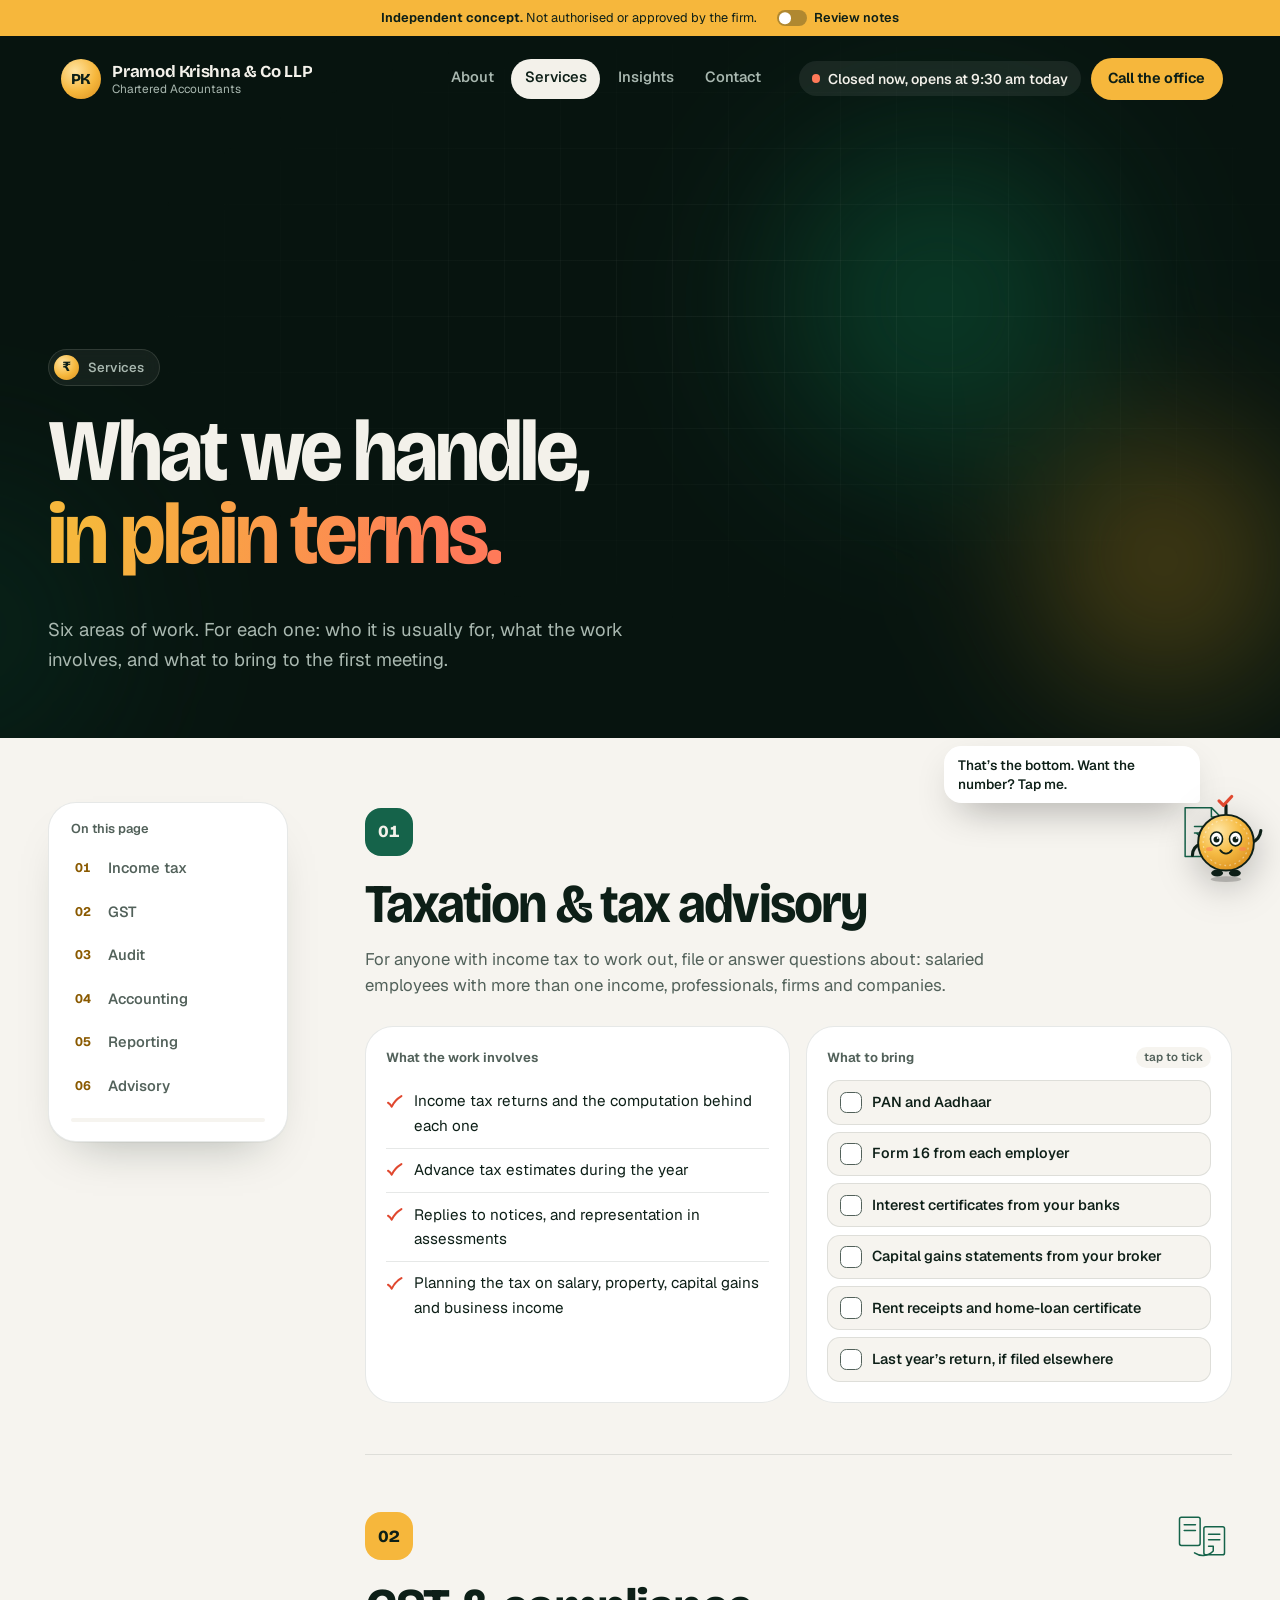
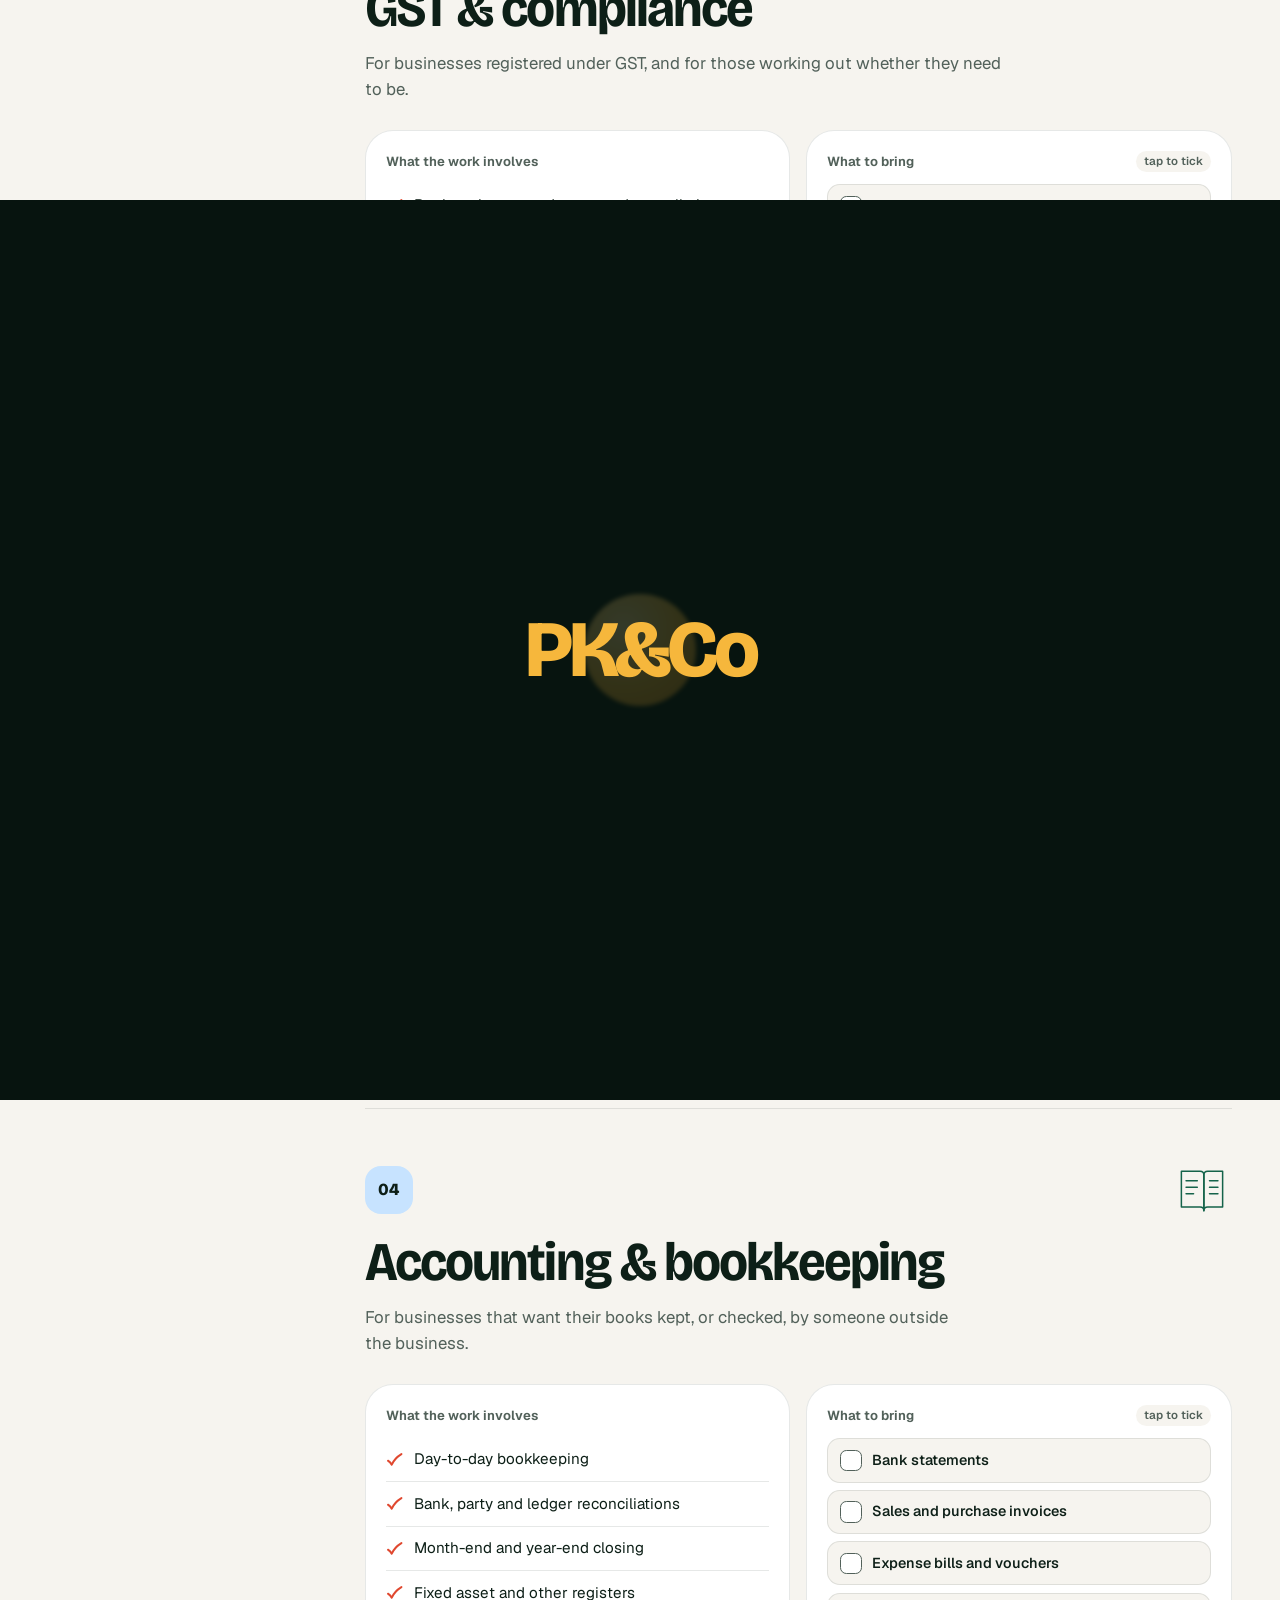
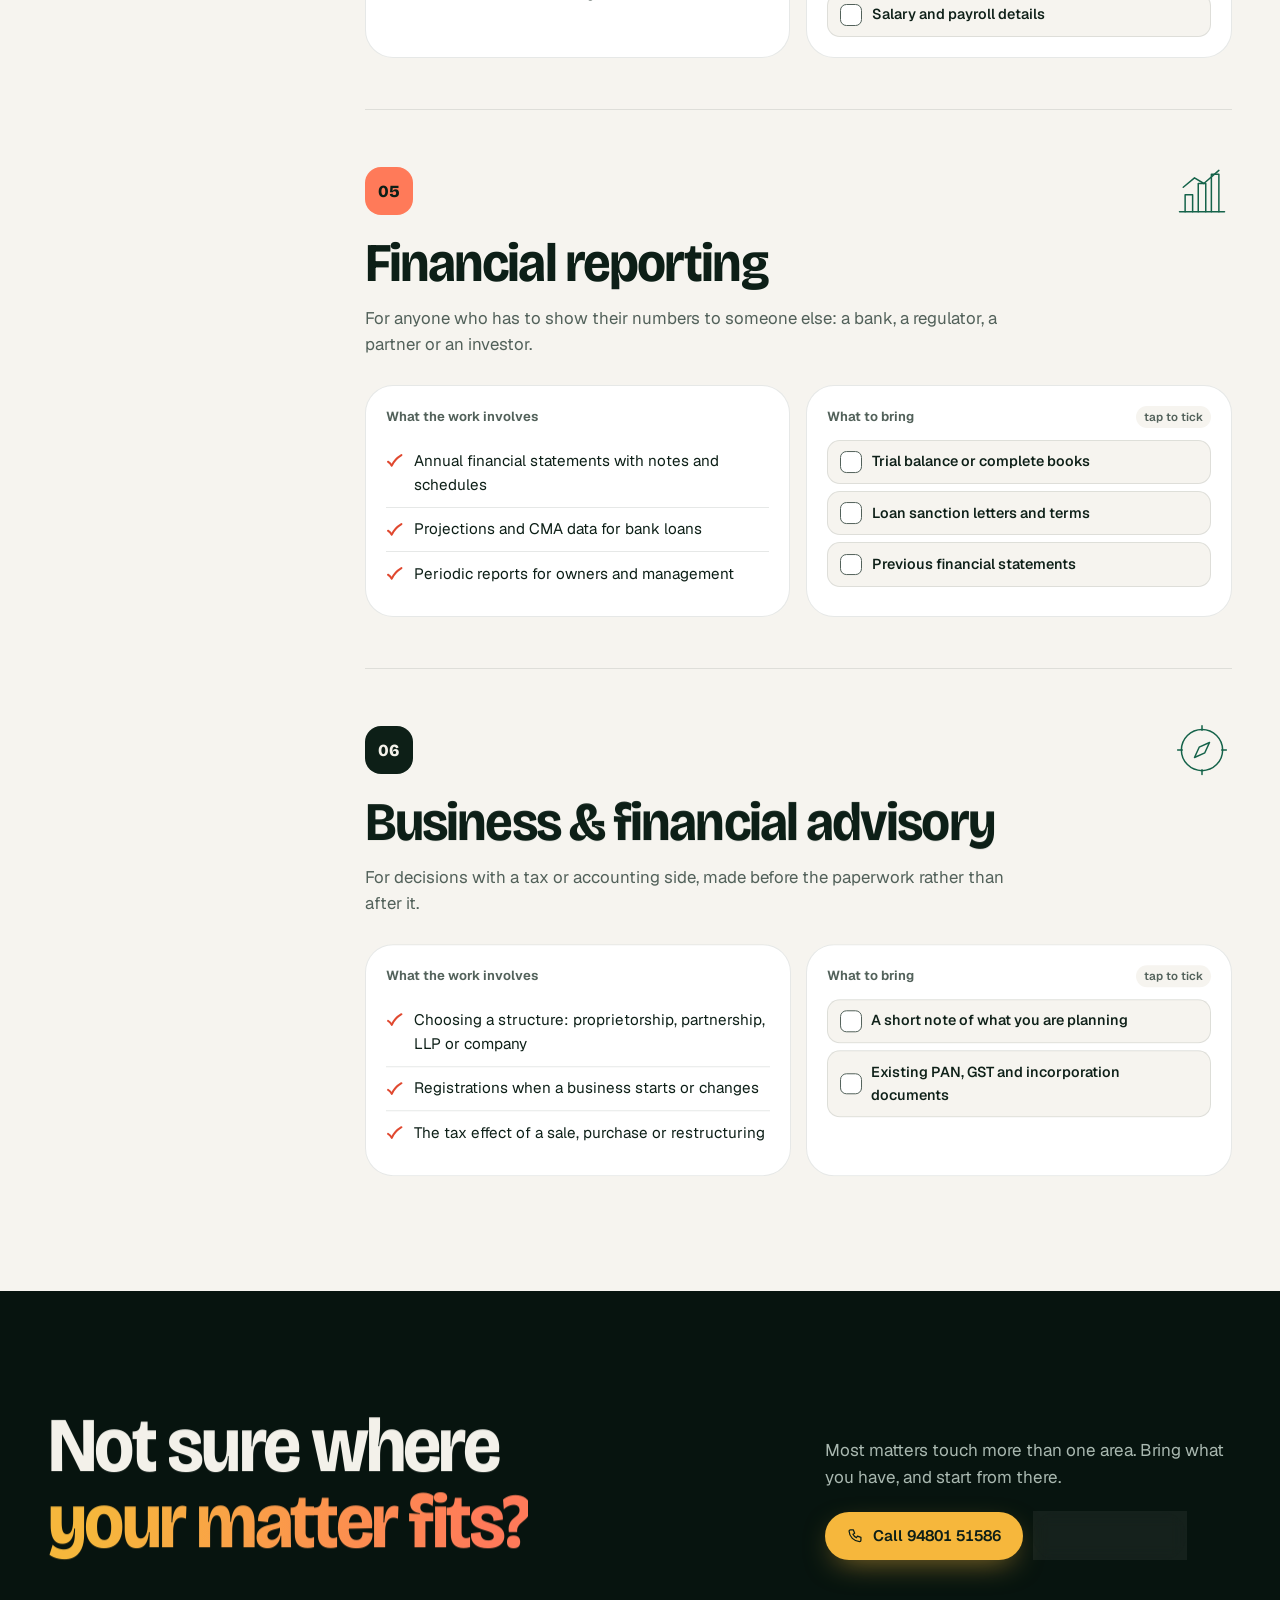
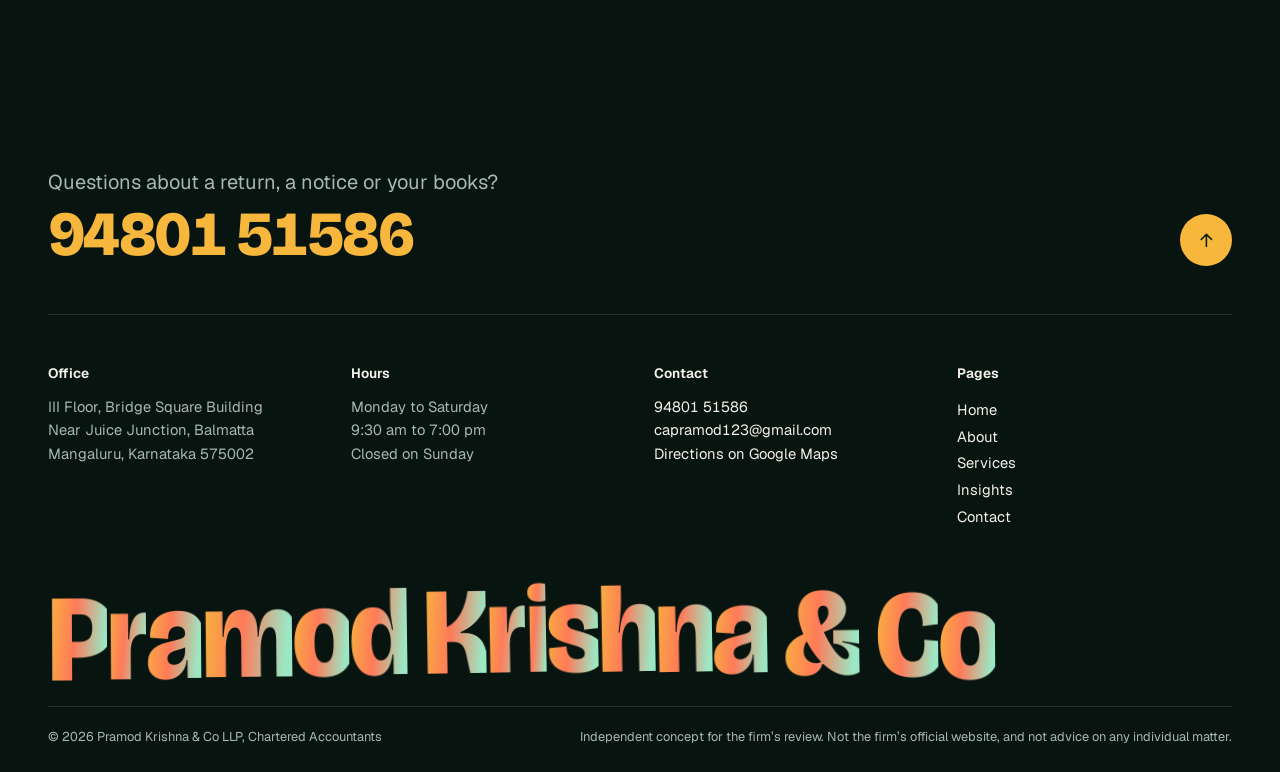
<file: services.html>
<!doctype html>
<html lang="en-IN">
  <head>
    <meta charset="utf-8">
    <meta name="viewport" content="width=device-width, initial-scale=1, viewport-fit=cover">
    <meta name="robots" content="noindex, nofollow">
    <meta name="theme-color" content="#07140f">
    <meta name="color-scheme" content="light">
    <title>Services | Pramod Krishna &amp; Co LLP, Mangaluru</title>
    <meta name="description" content="Income tax, GST, audit, accounting, financial reporting and advisory from Pramod Krishna &amp; Co LLP in Balmatta, Mangaluru: what each involves and what to bring.">
    <meta property="og:type" content="website">
    <meta property="og:locale" content="en_IN">
    <meta property="og:site_name" content="Pramod Krishna &amp; Co LLP (website concept)">
    <meta property="og:title" content="Services | Pramod Krishna &amp; Co LLP, Mangaluru">
    <meta property="og:description" content="Income tax, GST, audit, accounting, financial reporting and advisory from Pramod Krishna &amp; Co LLP in Balmatta, Mangaluru: what each involves and what to bring.">
    <link rel="icon" href="favicon.svg" type="image/svg+xml">
    <link rel="preload" href="fonts/bricolage-var.woff2" as="font" type="font/woff2" crossorigin>
    <link rel="preload" href="fonts/geist-var.woff2" as="font" type="font/woff2" crossorigin>
    <link rel="stylesheet" href="styles.css">
    <script>
      (function (d, w) {
        var r = d.documentElement;
        r.classList.add("js");
        if (!(w.matchMedia && w.matchMedia("(prefers-reduced-motion: reduce)").matches)) r.classList.add("fx");
        try {
          if (localStorage.getItem("pkc-review-notes") === "on") r.dataset.notes = "on";
          if (sessionStorage.getItem("pkc-curtain") === "1") r.classList.add("is-arriving");
        } catch (e) {}
        setTimeout(function () {
          if (!w.__pkcReady) r.classList.remove("fx", "is-arriving");
        }, 2500);
      })(document, window);
    </script>
    <script src="vendor/gsap.min.js" defer></script>
    <script src="vendor/ScrollTrigger.min.js" defer></script>
    <script src="vendor/lenis.min.js" defer></script>
    <script src="site-effects.js" defer></script>
  </head>
  <body>
    <a class="skip-link" href="#main">Skip to content</a>
    <div class="curtain" aria-hidden="true"><span class="curtain-coin"></span><span class="curtain-mark">PK&amp;Co</span></div>
    <div class="cursor is-hidden" aria-hidden="true"><span class="cursor-dot"></span><span class="cursor-ring"><span class="cursor-label"></span></span></div>

    <aside class="banner" aria-label="Website status">
      <p><strong>Independent concept.</strong> <span class="banner-long">Not authorised or approved by the firm.</span><span class="banner-short">Not approved by the firm.</span></p>
      <button class="notes-toggle" type="button" aria-pressed="false" data-notes-toggle hidden>
        <span class="notes-toggle-track" aria-hidden="true"></span>
        <span class="notes-toggle-label">Review notes</span>
      </button>
    </aside>

    <header class="header" data-header>
      <div class="header-inner">
        <a class="brand" href="index.html">
          <span class="brand-mark" aria-hidden="true">PK</span>
          <span class="brand-text"><span class="brand-name" translate="no">Pramod Krishna &amp; Co LLP</span><span class="brand-role">Chartered Accountants</span></span>
        </a>
        <nav class="nav" aria-label="Main">
          <a href="about.html"><span class="roll" data-text="About"><span>About</span></span></a>
          <a href="services.html" aria-current="page"><span class="roll" data-text="Services"><span>Services</span></span></a>
          <a href="insights.html"><span class="roll" data-text="Insights"><span>Insights</span></span></a>
          <a href="contact.html"><span class="roll" data-text="Contact"><span>Contact</span></span></a>
        </nav>
        <div class="header-end">
          <span class="status status-pill" data-status><span class="status-dot" aria-hidden="true"></span><span class="status-text">Mon–Sat, 9:30–7:00</span></span>
          <a class="pill" href="tel:+919480151586" data-magnetic data-cursor="Call"><span class="roll" data-text="Call the office"><span>Call the office</span></span></a>
        </div>
        <details class="menu" data-menu>
          <summary aria-label="Menu"><span class="menu-icon" aria-hidden="true"><span></span><span></span></span></summary>
          <div class="menu-panel">
            <nav aria-label="Main">
              <a href="index.html"><span class="menu-index">01</span><span class="menu-word">Home</span><svg class="arrow" viewBox="0 0 24 24" aria-hidden="true"><path d="M5 12h14M13 6l6 6-6 6"/></svg></a>
              <a href="about.html"><span class="menu-index">02</span><span class="menu-word">About</span><svg class="arrow" viewBox="0 0 24 24" aria-hidden="true"><path d="M5 12h14M13 6l6 6-6 6"/></svg></a>
              <a href="services.html" aria-current="page"><span class="menu-index">03</span><span class="menu-word">Services</span><svg class="arrow" viewBox="0 0 24 24" aria-hidden="true"><path d="M5 12h14M13 6l6 6-6 6"/></svg></a>
              <a href="insights.html"><span class="menu-index">04</span><span class="menu-word">Insights</span><svg class="arrow" viewBox="0 0 24 24" aria-hidden="true"><path d="M5 12h14M13 6l6 6-6 6"/></svg></a>
              <a href="contact.html"><span class="menu-index">05</span><span class="menu-word">Contact</span><svg class="arrow" viewBox="0 0 24 24" aria-hidden="true"><path d="M5 12h14M13 6l6 6-6 6"/></svg></a>
            </nav>
            <div class="menu-foot">
              <p class="status" data-status><span class="status-dot" aria-hidden="true"></span><span class="status-text">Mon–Sat, 9:30–7:00</span></p>
              <a class="menu-call" href="tel:+919480151586"><svg class="icon-phone" viewBox="0 0 24 24" aria-hidden="true"><path d="M5 4h4l2 5-2.5 1.5a11 11 0 0 0 5 5L15 13l5 2v4a2 2 0 0 1-2 2A16 16 0 0 1 3 6a2 2 0 0 1 2-2"/></svg><span>94801&nbsp;51586</span></a>
              <p>III Floor, Bridge Square, Balmatta, Mangaluru</p>
            </div>
          </div>
        </details>
      </div>
    </header>

    <div class="tikku" data-tikku>
      <div class="tikku-bubble" data-tikku-bubble aria-live="polite"></div>
      <div class="tikku-panel" id="tikku-panel" role="dialog" aria-label="Quick help from Tikku" data-tikku-panel hidden>
        <div class="tp-head">
          <p class="tp-hello" data-tikku-hello>Hi, I&rsquo;m Tikku.</p>
          <button class="tp-close" type="button" aria-label="Close quick help" data-tikku-close><span aria-hidden="true"></span></button>
        </div>
        <p class="status tp-status" data-status><span class="status-dot" aria-hidden="true"></span><span class="status-text">Mon–Sat, 9:30 am to 7:00 pm</span></p>
        <ul class="tp-actions">
          <li><a href="tel:+919480151586" data-cursor="Call"><svg class="icon-phone" viewBox="0 0 24 24" aria-hidden="true"><path d="M5 4h4l2 5-2.5 1.5a11 11 0 0 0 5 5L15 13l5 2v4a2 2 0 0 1-2 2A16 16 0 0 1 3 6a2 2 0 0 1 2-2"/></svg><span>Call 94801&nbsp;51586</span></a></li>
          <li><a href="https://www.google.com/maps/search/?api=1&amp;query=Pramod+Krishna+%26+Co+LLP%2C+Bridge+Square%2C+Balmatta%2C+Mangaluru" target="_blank" rel="noopener" data-cursor="Map"><svg viewBox="0 0 24 24" aria-hidden="true"><path d="M12 21s-7-6.2-7-12a7 7 0 0 1 14 0c0 5.8-7 12-7 12z"/><circle cx="12" cy="9" r="2.5"/></svg><span>Get directions</span></a></li>
          <li>
            <button type="button" aria-expanded="false" aria-controls="tp-hours" data-accordion><svg viewBox="0 0 24 24" aria-hidden="true"><circle cx="12" cy="12" r="9"/><path d="M12 7v5l3 2"/></svg><span>Office hours</span><span class="acc-chev" aria-hidden="true"></span></button>
            <div class="acc-body" id="tp-hours" hidden>
              <table class="hours hours-mini" data-hours>
                <caption class="visually-hidden">Office hours</caption>
                <tbody>
                  <tr data-day="1"><th scope="row">Monday</th><td>9:30 am – 7:00 pm</td></tr>
                  <tr data-day="2"><th scope="row">Tuesday</th><td>9:30 am – 7:00 pm</td></tr>
                  <tr data-day="3"><th scope="row">Wednesday</th><td>9:30 am – 7:00 pm</td></tr>
                  <tr data-day="4"><th scope="row">Thursday</th><td>9:30 am – 7:00 pm</td></tr>
                  <tr data-day="5"><th scope="row">Friday</th><td>9:30 am – 7:00 pm</td></tr>
                  <tr data-day="6"><th scope="row">Saturday</th><td>9:30 am – 7:00 pm</td></tr>
                  <tr data-day="0"><th scope="row">Sunday</th><td>Closed</td></tr>
                </tbody>
              </table>
            </div>
          </li>
          <li><a href="services.html#taxation"><svg viewBox="0 0 24 24" aria-hidden="true"><path d="M6 3h9l4 4v14H6z"/><path d="M9 12h7M9 16h7M9 8h3"/></svg><span>What should I bring?</span></a></li>
        </ul>
        <button class="tp-hide" type="button" data-tikku-hide>Hide Tikku</button>
      </div>
      <button class="tikku-btn" type="button" aria-expanded="false" aria-controls="tikku-panel" aria-label="Tikku: quick help with hours, directions and calling the office" data-tikku-btn data-cursor="Hi!">
        <span class="tikku-body" data-tikku-body>
          <svg class="tk" viewBox="0 0 120 140" aria-hidden="true" focusable="false">
            <defs>
              <radialGradient id="tkBody" cx="36%" cy="30%" r="78%">
                <stop offset="0" stop-color="#FFE7A8"/>
                <stop offset=".5" stop-color="#F6BC45"/>
                <stop offset="1" stop-color="#DB8E1C"/>
              </radialGradient>
            </defs>
            <ellipse class="tk-shadow" cx="60" cy="133" rx="25" ry="4.5"/>
            <g class="tk-all">
              <g class="tk-feet"><ellipse cx="46" cy="124" rx="9.5" ry="5.5"/><ellipse cx="74" cy="124" rx="9.5" ry="5.5"/></g>
              <g class="tk-arm tk-arm-l"><path d="M20 78c-9 3-13 10-13 18"/></g>
              <g class="tk-arm tk-arm-r"><path d="M100 76c9-3 14-10 15-19"/></g>
              <g class="tk-antenna"><path class="tk-stalk" d="M60 32V17"/><path class="tk-tick" d="M49 10l7 7 13-14"/></g>
              <circle class="tk-body" cx="60" cy="76" r="44"/>
              <circle class="tk-rim" cx="60" cy="76" r="36"/>
              <g class="tk-face">
                <g class="tk-eye tk-eye-l"><ellipse cx="45" cy="70" rx="9.5" ry="11"/><circle class="tk-pupil" cx="45" cy="71" r="4.6"/><circle class="tk-glint" cx="47" cy="68.5" r="1.5"/></g>
                <g class="tk-eye tk-eye-r"><ellipse cx="75" cy="70" rx="9.5" ry="11"/><circle class="tk-pupil" cx="75" cy="71" r="4.6"/><circle class="tk-glint" cx="77" cy="68.5" r="1.5"/></g>
                <ellipse class="tk-cheek" cx="34" cy="86" rx="5.5" ry="3.2"/>
                <ellipse class="tk-cheek" cx="86" cy="86" rx="5.5" ry="3.2"/>
                <path class="tk-mouth tk-smile" d="M51 88c5 7 13 7 18 0"/>
                <ellipse class="tk-mouth tk-oh" cx="60" cy="91" rx="4.5" ry="5.5"/>
                <path class="tk-mouth tk-sleep" d="M54 90h12"/>
              </g>
              <g class="tk-zzz"><text x="92" y="30">z</text><text x="100" y="18">z</text><text x="106" y="8">z</text></g>
            </g>
          </svg>
        </span>
      </button>
      <button class="tikku-peek" type="button" aria-label="Show Tikku" data-tikku-show hidden><svg class="tick" viewBox="0 0 24 24" aria-hidden="true"><path d="M2.8 13.4c2.1 1 3.7 2.9 5.1 5.4C10.4 13 14.8 8 21.2 4.2"/></svg></button>
    </div>

    <main id="main">
      <section class="phero" data-phero aria-labelledby="page-title" data-tikku-say="Pick a service on the left. I&rsquo;ll tick them off as you read.">
        <div class="aurora aurora-soft" aria-hidden="true"><span class="blob b1"></span><span class="blob b2"></span><span class="blob b3"></span></div>
        <div class="grid-glow" aria-hidden="true"></div>
        <div class="wrap phero-inner">
          <p class="eyebrow-pill" data-hero-fade><span class="pill-coin" aria-hidden="true">&#8377;</span>Services</p>
          <h1 id="page-title" class="phero-title" data-split><span class="ln"><span>What we handle,</span></span><span class="ln"><span><em>in plain terms.</em></span></span></h1>
          <div class="phero-foot">
            <p class="phero-lede" data-hero-fade>Six areas of work. For each one: who it is usually for, what the work involves, and what to bring to the first meeting.</p>
            <p class="note" role="note"><b>To confirm</b><span>The service list and every description here are drafts. Remove or rewrite anything the firm does not offer.</span></p>
          </div>
        </div>
      </section>

      <div class="svc-layout wrap">
        <nav class="rail" aria-label="Services on this page" data-spy>
          <p class="rail-head">On this page</p>
          <ol>
            <li><a href="#taxation"><span class="rail-num">01</span><span>Income tax</span><svg class="tick" viewBox="0 0 24 24" aria-hidden="true"><path d="M2.8 13.4c2.1 1 3.7 2.9 5.1 5.4C10.4 13 14.8 8 21.2 4.2"/></svg></a></li>
            <li><a href="#gst"><span class="rail-num">02</span><span>GST</span><svg class="tick" viewBox="0 0 24 24" aria-hidden="true"><path d="M2.8 13.4c2.1 1 3.7 2.9 5.1 5.4C10.4 13 14.8 8 21.2 4.2"/></svg></a></li>
            <li><a href="#audit"><span class="rail-num">03</span><span>Audit</span><svg class="tick" viewBox="0 0 24 24" aria-hidden="true"><path d="M2.8 13.4c2.1 1 3.7 2.9 5.1 5.4C10.4 13 14.8 8 21.2 4.2"/></svg></a></li>
            <li><a href="#accounting"><span class="rail-num">04</span><span>Accounting</span><svg class="tick" viewBox="0 0 24 24" aria-hidden="true"><path d="M2.8 13.4c2.1 1 3.7 2.9 5.1 5.4C10.4 13 14.8 8 21.2 4.2"/></svg></a></li>
            <li><a href="#reporting"><span class="rail-num">05</span><span>Reporting</span><svg class="tick" viewBox="0 0 24 24" aria-hidden="true"><path d="M2.8 13.4c2.1 1 3.7 2.9 5.1 5.4C10.4 13 14.8 8 21.2 4.2"/></svg></a></li>
            <li><a href="#advisory"><span class="rail-num">06</span><span>Advisory</span><svg class="tick" viewBox="0 0 24 24" aria-hidden="true"><path d="M2.8 13.4c2.1 1 3.7 2.9 5.1 5.4C10.4 13 14.8 8 21.2 4.2"/></svg></a></li>
          </ol>
          <div class="rail-progress" aria-hidden="true"><span data-spy-progress></span></div>
        </nav>
        <div class="svc-stream">
          <section class="svc t-forest" id="taxation" aria-labelledby="taxation-title" data-spy-section>
            <div class="svc-head">
              <span class="svc-num">01</span>
              <svg class="svc-icon svc-icon-lg" viewBox="0 0 64 64" aria-hidden="true" data-draw><path d="M14 6h28l10 10v42H14z"/><path d="M42 6v10h10"/><path d="M24 26h16M24 33h16M31 26c6 0 6 7 0 7h-5l12 12"/></svg>
            </div>
            <h2 id="taxation-title" class="svc-title" data-split><span class="ln"><span>Taxation &amp; tax advisory</span></span></h2>
            <p class="svc-who" data-reveal>For anyone with income tax to work out, file or answer questions about: salaried employees with more than one income, professionals, firms and companies.</p>
            <div class="svc-cols">
              <div class="svc-card" data-reveal>
                <h3 class="mini-head">What the work involves</h3>
                <ul class="checks">
                  <li><svg class="tick" viewBox="0 0 24 24" aria-hidden="true"><path d="M2.8 13.4c2.1 1 3.7 2.9 5.1 5.4C10.4 13 14.8 8 21.2 4.2"/></svg><span>Income tax returns and the computation behind each one</span></li>
                  <li><svg class="tick" viewBox="0 0 24 24" aria-hidden="true"><path d="M2.8 13.4c2.1 1 3.7 2.9 5.1 5.4C10.4 13 14.8 8 21.2 4.2"/></svg><span>Advance tax estimates during the year</span></li>
                  <li><svg class="tick" viewBox="0 0 24 24" aria-hidden="true"><path d="M2.8 13.4c2.1 1 3.7 2.9 5.1 5.4C10.4 13 14.8 8 21.2 4.2"/></svg><span>Replies to notices, and representation in assessments</span></li>
                  <li><svg class="tick" viewBox="0 0 24 24" aria-hidden="true"><path d="M2.8 13.4c2.1 1 3.7 2.9 5.1 5.4C10.4 13 14.8 8 21.2 4.2"/></svg><span>Planning the tax on salary, property, capital gains and business income</span></li>
                </ul>
              </div>
              <div class="svc-card bring" data-reveal>
                <h3 class="mini-head">What to bring <span class="mini-hint">tap to tick</span></h3>
                <ul class="chips" data-checklist>
                  <li><button type="button" aria-pressed="false" data-check><span class="check-box"><svg class="tick" viewBox="0 0 24 24" aria-hidden="true"><path d="M2.8 13.4c2.1 1 3.7 2.9 5.1 5.4C10.4 13 14.8 8 21.2 4.2"/></svg></span><span>PAN and Aadhaar</span></button></li>
                  <li><button type="button" aria-pressed="false" data-check><span class="check-box"><svg class="tick" viewBox="0 0 24 24" aria-hidden="true"><path d="M2.8 13.4c2.1 1 3.7 2.9 5.1 5.4C10.4 13 14.8 8 21.2 4.2"/></svg></span><span>Form 16 from each employer</span></button></li>
                  <li><button type="button" aria-pressed="false" data-check><span class="check-box"><svg class="tick" viewBox="0 0 24 24" aria-hidden="true"><path d="M2.8 13.4c2.1 1 3.7 2.9 5.1 5.4C10.4 13 14.8 8 21.2 4.2"/></svg></span><span>Interest certificates from your banks</span></button></li>
                  <li><button type="button" aria-pressed="false" data-check><span class="check-box"><svg class="tick" viewBox="0 0 24 24" aria-hidden="true"><path d="M2.8 13.4c2.1 1 3.7 2.9 5.1 5.4C10.4 13 14.8 8 21.2 4.2"/></svg></span><span>Capital gains statements from your broker</span></button></li>
                  <li><button type="button" aria-pressed="false" data-check><span class="check-box"><svg class="tick" viewBox="0 0 24 24" aria-hidden="true"><path d="M2.8 13.4c2.1 1 3.7 2.9 5.1 5.4C10.4 13 14.8 8 21.2 4.2"/></svg></span><span>Rent receipts and home-loan certificate</span></button></li>
                  <li><button type="button" aria-pressed="false" data-check><span class="check-box"><svg class="tick" viewBox="0 0 24 24" aria-hidden="true"><path d="M2.8 13.4c2.1 1 3.7 2.9 5.1 5.4C10.4 13 14.8 8 21.2 4.2"/></svg></span><span>Last year&rsquo;s return, if filed elsewhere</span></button></li>
                </ul>
              </div>
            </div>
          </section>

          <section class="svc t-saffron" id="gst" aria-labelledby="gst-title" data-spy-section>
            <div class="svc-head">
              <span class="svc-num">02</span>
              <svg class="svc-icon svc-icon-lg" viewBox="0 0 64 64" aria-hidden="true" data-draw><rect x="8" y="12" width="22" height="30" rx="2"/><rect x="34" y="22" width="22" height="30" rx="2"/><path d="M13 20h12M13 26h12M39 30h12M39 36h12"/><path d="M24 50c6 4 14 4 20-2M44 48v-5h-5"/></svg>
            </div>
            <h2 id="gst-title" class="svc-title" data-split><span class="ln"><span>GST &amp; compliance</span></span></h2>
            <p class="svc-who" data-reveal>For businesses registered under GST, and for those working out whether they need to be.</p>
            <div class="svc-cols">
              <div class="svc-card" data-reveal>
                <h3 class="mini-head">What the work involves</h3>
                <ul class="checks">
                  <li><svg class="tick" viewBox="0 0 24 24" aria-hidden="true"><path d="M2.8 13.4c2.1 1 3.7 2.9 5.1 5.4C10.4 13 14.8 8 21.2 4.2"/></svg><span>Registration, amendments and cancellation</span></li>
                  <li><svg class="tick" viewBox="0 0 24 24" aria-hidden="true"><path d="M2.8 13.4c2.1 1 3.7 2.9 5.1 5.4C10.4 13 14.8 8 21.2 4.2"/></svg><span>Monthly or quarterly returns</span></li>
                  <li><svg class="tick" viewBox="0 0 24 24" aria-hidden="true"><path d="M2.8 13.4c2.1 1 3.7 2.9 5.1 5.4C10.4 13 14.8 8 21.2 4.2"/></svg><span>Reconciling input tax credit with supplier filings</span></li>
                  <li><svg class="tick" viewBox="0 0 24 24" aria-hidden="true"><path d="M2.8 13.4c2.1 1 3.7 2.9 5.1 5.4C10.4 13 14.8 8 21.2 4.2"/></svg><span>Annual returns, and replies to department queries</span></li>
                </ul>
              </div>
              <div class="svc-card bring" data-reveal>
                <h3 class="mini-head">What to bring <span class="mini-hint">tap to tick</span></h3>
                <ul class="chips" data-checklist>
                  <li><button type="button" aria-pressed="false" data-check><span class="check-box"><svg class="tick" viewBox="0 0 24 24" aria-hidden="true"><path d="M2.8 13.4c2.1 1 3.7 2.9 5.1 5.4C10.4 13 14.8 8 21.2 4.2"/></svg></span><span>Sales and purchase invoices, or registers</span></button></li>
                  <li><button type="button" aria-pressed="false" data-check><span class="check-box"><svg class="tick" viewBox="0 0 24 24" aria-hidden="true"><path d="M2.8 13.4c2.1 1 3.7 2.9 5.1 5.4C10.4 13 14.8 8 21.2 4.2"/></svg></span><span>Bank statements for the period</span></button></li>
                  <li><button type="button" aria-pressed="false" data-check><span class="check-box"><svg class="tick" viewBox="0 0 24 24" aria-hidden="true"><path d="M2.8 13.4c2.1 1 3.7 2.9 5.1 5.4C10.4 13 14.8 8 21.2 4.2"/></svg></span><span>E-way bills, if you raise them</span></button></li>
                  <li><button type="button" aria-pressed="false" data-check><span class="check-box"><svg class="tick" viewBox="0 0 24 24" aria-hidden="true"><path d="M2.8 13.4c2.1 1 3.7 2.9 5.1 5.4C10.4 13 14.8 8 21.2 4.2"/></svg></span><span>Copies of returns already filed</span></button></li>
                </ul>
              </div>
            </div>
          </section>

          <section class="svc t-mint" id="audit" aria-labelledby="audit-title" data-spy-section>
            <div class="svc-head">
              <span class="svc-num">03</span>
              <svg class="svc-icon svc-icon-lg" viewBox="0 0 64 64" aria-hidden="true" data-draw><circle cx="27" cy="27" r="16"/><path d="M39 39l15 15"/><path d="M19 27.5c2 1 3.4 2.6 4.6 4.8 2.5-5.2 6-9 10.6-11.8"/></svg>
            </div>
            <h2 id="audit-title" class="svc-title" data-split><span class="ln"><span>Audit &amp; assurance</span></span></h2>
            <p class="svc-who" data-reveal>For companies and LLPs that need an audit by law, businesses that cross the tax-audit threshold, and owners who want an independent check.</p>
            <div class="svc-cols">
              <div class="svc-card" data-reveal>
                <h3 class="mini-head">What the work involves</h3>
                <ul class="checks">
                  <li><svg class="tick" viewBox="0 0 24 24" aria-hidden="true"><path d="M2.8 13.4c2.1 1 3.7 2.9 5.1 5.4C10.4 13 14.8 8 21.2 4.2"/></svg><span>Statutory audits of companies and LLPs</span></li>
                  <li><svg class="tick" viewBox="0 0 24 24" aria-hidden="true"><path d="M2.8 13.4c2.1 1 3.7 2.9 5.1 5.4C10.4 13 14.8 8 21.2 4.2"/></svg><span>Tax audits, where turnover or receipts cross the limit</span></li>
                  <li><svg class="tick" viewBox="0 0 24 24" aria-hidden="true"><path d="M2.8 13.4c2.1 1 3.7 2.9 5.1 5.4C10.4 13 14.8 8 21.2 4.2"/></svg><span>Internal audits and reviews of specific processes</span></li>
                  <li><svg class="tick" viewBox="0 0 24 24" aria-hidden="true"><path d="M2.8 13.4c2.1 1 3.7 2.9 5.1 5.4C10.4 13 14.8 8 21.2 4.2"/></svg><span>Certificates that banks and regulators ask for</span></li>
                </ul>
              </div>
              <div class="svc-card bring" data-reveal>
                <h3 class="mini-head">What to bring <span class="mini-hint">tap to tick</span></h3>
                <ul class="chips" data-checklist>
                  <li><button type="button" aria-pressed="false" data-check><span class="check-box"><svg class="tick" viewBox="0 0 24 24" aria-hidden="true"><path d="M2.8 13.4c2.1 1 3.7 2.9 5.1 5.4C10.4 13 14.8 8 21.2 4.2"/></svg></span><span>Books of account and trial balance</span></button></li>
                  <li><button type="button" aria-pressed="false" data-check><span class="check-box"><svg class="tick" viewBox="0 0 24 24" aria-hidden="true"><path d="M2.8 13.4c2.1 1 3.7 2.9 5.1 5.4C10.4 13 14.8 8 21.2 4.2"/></svg></span><span>Bank statements and balance confirmations</span></button></li>
                  <li><button type="button" aria-pressed="false" data-check><span class="check-box"><svg class="tick" viewBox="0 0 24 24" aria-hidden="true"><path d="M2.8 13.4c2.1 1 3.7 2.9 5.1 5.4C10.4 13 14.8 8 21.2 4.2"/></svg></span><span>Fixed asset register</span></button></li>
                  <li><button type="button" aria-pressed="false" data-check><span class="check-box"><svg class="tick" viewBox="0 0 24 24" aria-hidden="true"><path d="M2.8 13.4c2.1 1 3.7 2.9 5.1 5.4C10.4 13 14.8 8 21.2 4.2"/></svg></span><span>Last year&rsquo;s audited accounts</span></button></li>
                  <li><button type="button" aria-pressed="false" data-check><span class="check-box"><svg class="tick" viewBox="0 0 24 24" aria-hidden="true"><path d="M2.8 13.4c2.1 1 3.7 2.9 5.1 5.4C10.4 13 14.8 8 21.2 4.2"/></svg></span><span>Minutes and statutory registers (companies)</span></button></li>
                </ul>
              </div>
            </div>
          </section>

          <section class="svc t-sky" id="accounting" aria-labelledby="accounting-title" data-spy-section>
            <div class="svc-head">
              <span class="svc-num">04</span>
              <svg class="svc-icon svc-icon-lg" viewBox="0 0 64 64" aria-hidden="true" data-draw><path d="M10 12h20c3 0 4 2 4 4v38c0-2-1-4-4-4H10z"/><path d="M54 12H38c-3 0-4 2-4 4v38c0-2 1-4 4-4h16z"/><path d="M15 22h12M15 29h12M15 36h8M40 22h9M40 29h9M40 36h9"/></svg>
            </div>
            <h2 id="accounting-title" class="svc-title" data-split><span class="ln"><span>Accounting &amp; bookkeeping</span></span></h2>
            <p class="svc-who" data-reveal>For businesses that want their books kept, or checked, by someone outside the business.</p>
            <div class="svc-cols">
              <div class="svc-card" data-reveal>
                <h3 class="mini-head">What the work involves</h3>
                <ul class="checks">
                  <li><svg class="tick" viewBox="0 0 24 24" aria-hidden="true"><path d="M2.8 13.4c2.1 1 3.7 2.9 5.1 5.4C10.4 13 14.8 8 21.2 4.2"/></svg><span>Day-to-day bookkeeping</span></li>
                  <li><svg class="tick" viewBox="0 0 24 24" aria-hidden="true"><path d="M2.8 13.4c2.1 1 3.7 2.9 5.1 5.4C10.4 13 14.8 8 21.2 4.2"/></svg><span>Bank, party and ledger reconciliations</span></li>
                  <li><svg class="tick" viewBox="0 0 24 24" aria-hidden="true"><path d="M2.8 13.4c2.1 1 3.7 2.9 5.1 5.4C10.4 13 14.8 8 21.2 4.2"/></svg><span>Month-end and year-end closing</span></li>
                  <li><svg class="tick" viewBox="0 0 24 24" aria-hidden="true"><path d="M2.8 13.4c2.1 1 3.7 2.9 5.1 5.4C10.4 13 14.8 8 21.2 4.2"/></svg><span>Fixed asset and other registers</span></li>
                </ul>
              </div>
              <div class="svc-card bring" data-reveal>
                <h3 class="mini-head">What to bring <span class="mini-hint">tap to tick</span></h3>
                <ul class="chips" data-checklist>
                  <li><button type="button" aria-pressed="false" data-check><span class="check-box"><svg class="tick" viewBox="0 0 24 24" aria-hidden="true"><path d="M2.8 13.4c2.1 1 3.7 2.9 5.1 5.4C10.4 13 14.8 8 21.2 4.2"/></svg></span><span>Bank statements</span></button></li>
                  <li><button type="button" aria-pressed="false" data-check><span class="check-box"><svg class="tick" viewBox="0 0 24 24" aria-hidden="true"><path d="M2.8 13.4c2.1 1 3.7 2.9 5.1 5.4C10.4 13 14.8 8 21.2 4.2"/></svg></span><span>Sales and purchase invoices</span></button></li>
                  <li><button type="button" aria-pressed="false" data-check><span class="check-box"><svg class="tick" viewBox="0 0 24 24" aria-hidden="true"><path d="M2.8 13.4c2.1 1 3.7 2.9 5.1 5.4C10.4 13 14.8 8 21.2 4.2"/></svg></span><span>Expense bills and vouchers</span></button></li>
                  <li><button type="button" aria-pressed="false" data-check><span class="check-box"><svg class="tick" viewBox="0 0 24 24" aria-hidden="true"><path d="M2.8 13.4c2.1 1 3.7 2.9 5.1 5.4C10.4 13 14.8 8 21.2 4.2"/></svg></span><span>Salary and payroll details</span></button></li>
                </ul>
              </div>
            </div>
          </section>

          <section class="svc t-coral" id="reporting" aria-labelledby="reporting-title" data-spy-section>
            <div class="svc-head">
              <span class="svc-num">05</span>
              <svg class="svc-icon svc-icon-lg" viewBox="0 0 64 64" aria-hidden="true" data-draw><path d="M8 54h48"/><path d="M14 54V36h8v18M28 54V24h8v30M42 54V14h8v40"/><path d="M12 28l12-10 10 6 16-14"/></svg>
            </div>
            <h2 id="reporting-title" class="svc-title" data-split><span class="ln"><span>Financial reporting</span></span></h2>
            <p class="svc-who" data-reveal>For anyone who has to show their numbers to someone else: a bank, a regulator, a partner or an investor.</p>
            <div class="svc-cols">
              <div class="svc-card" data-reveal>
                <h3 class="mini-head">What the work involves</h3>
                <ul class="checks">
                  <li><svg class="tick" viewBox="0 0 24 24" aria-hidden="true"><path d="M2.8 13.4c2.1 1 3.7 2.9 5.1 5.4C10.4 13 14.8 8 21.2 4.2"/></svg><span>Annual financial statements with notes and schedules</span></li>
                  <li><svg class="tick" viewBox="0 0 24 24" aria-hidden="true"><path d="M2.8 13.4c2.1 1 3.7 2.9 5.1 5.4C10.4 13 14.8 8 21.2 4.2"/></svg><span>Projections and CMA data for bank loans</span></li>
                  <li><svg class="tick" viewBox="0 0 24 24" aria-hidden="true"><path d="M2.8 13.4c2.1 1 3.7 2.9 5.1 5.4C10.4 13 14.8 8 21.2 4.2"/></svg><span>Periodic reports for owners and management</span></li>
                </ul>
              </div>
              <div class="svc-card bring" data-reveal>
                <h3 class="mini-head">What to bring <span class="mini-hint">tap to tick</span></h3>
                <ul class="chips" data-checklist>
                  <li><button type="button" aria-pressed="false" data-check><span class="check-box"><svg class="tick" viewBox="0 0 24 24" aria-hidden="true"><path d="M2.8 13.4c2.1 1 3.7 2.9 5.1 5.4C10.4 13 14.8 8 21.2 4.2"/></svg></span><span>Trial balance or complete books</span></button></li>
                  <li><button type="button" aria-pressed="false" data-check><span class="check-box"><svg class="tick" viewBox="0 0 24 24" aria-hidden="true"><path d="M2.8 13.4c2.1 1 3.7 2.9 5.1 5.4C10.4 13 14.8 8 21.2 4.2"/></svg></span><span>Loan sanction letters and terms</span></button></li>
                  <li><button type="button" aria-pressed="false" data-check><span class="check-box"><svg class="tick" viewBox="0 0 24 24" aria-hidden="true"><path d="M2.8 13.4c2.1 1 3.7 2.9 5.1 5.4C10.4 13 14.8 8 21.2 4.2"/></svg></span><span>Previous financial statements</span></button></li>
                </ul>
              </div>
            </div>
          </section>

          <section class="svc t-ink" id="advisory" aria-labelledby="advisory-title" data-spy-section>
            <div class="svc-head">
              <span class="svc-num">06</span>
              <svg class="svc-icon svc-icon-lg" viewBox="0 0 64 64" aria-hidden="true" data-draw><circle cx="32" cy="32" r="22"/><path d="M40 24l-5 11-11 5 5-11z"/><path d="M32 6v5M32 53v5M6 32h5M53 32h5"/></svg>
            </div>
            <h2 id="advisory-title" class="svc-title" data-split><span class="ln"><span>Business &amp; financial advisory</span></span></h2>
            <p class="svc-who" data-reveal>For decisions with a tax or accounting side, made before the paperwork rather than after it.</p>
            <div class="svc-cols">
              <div class="svc-card" data-reveal>
                <h3 class="mini-head">What the work involves</h3>
                <ul class="checks">
                  <li><svg class="tick" viewBox="0 0 24 24" aria-hidden="true"><path d="M2.8 13.4c2.1 1 3.7 2.9 5.1 5.4C10.4 13 14.8 8 21.2 4.2"/></svg><span>Choosing a structure: proprietorship, partnership, LLP or company</span></li>
                  <li><svg class="tick" viewBox="0 0 24 24" aria-hidden="true"><path d="M2.8 13.4c2.1 1 3.7 2.9 5.1 5.4C10.4 13 14.8 8 21.2 4.2"/></svg><span>Registrations when a business starts or changes</span></li>
                  <li><svg class="tick" viewBox="0 0 24 24" aria-hidden="true"><path d="M2.8 13.4c2.1 1 3.7 2.9 5.1 5.4C10.4 13 14.8 8 21.2 4.2"/></svg><span>The tax effect of a sale, purchase or restructuring</span></li>
                </ul>
              </div>
              <div class="svc-card bring" data-reveal>
                <h3 class="mini-head">What to bring <span class="mini-hint">tap to tick</span></h3>
                <ul class="chips" data-checklist>
                  <li><button type="button" aria-pressed="false" data-check><span class="check-box"><svg class="tick" viewBox="0 0 24 24" aria-hidden="true"><path d="M2.8 13.4c2.1 1 3.7 2.9 5.1 5.4C10.4 13 14.8 8 21.2 4.2"/></svg></span><span>A short note of what you are planning</span></button></li>
                  <li><button type="button" aria-pressed="false" data-check><span class="check-box"><svg class="tick" viewBox="0 0 24 24" aria-hidden="true"><path d="M2.8 13.4c2.1 1 3.7 2.9 5.1 5.4C10.4 13 14.8 8 21.2 4.2"/></svg></span><span>Existing PAN, GST and incorporation documents</span></button></li>
                </ul>
              </div>
            </div>
          </section>
        </div>
      </div>

      <section class="cta" aria-labelledby="cta-title" data-tikku-say="Not sure? Just call. I would.">
        <div class="aurora aurora-soft" aria-hidden="true"><span class="blob b2"></span><span class="blob b3"></span></div>
        <div class="wrap cta-inner">
          <h2 id="cta-title" class="display-1" data-split><span class="ln"><span>Not sure where</span></span><span class="ln"><span><em>your matter fits?</em></span></span></h2>
          <div class="cta-side">
            <p>Most matters touch more than one area. Bring what you have, and start from there.</p>
            <div class="cta-actions">
              <a class="btn btn-saffron" href="tel:+919480151586" data-magnetic data-cursor="Call"><span class="btn-fill" aria-hidden="true"></span><svg class="icon-phone" viewBox="0 0 24 24" aria-hidden="true"><path d="M5 4h4l2 5-2.5 1.5a11 11 0 0 0 5 5L15 13l5 2v4a2 2 0 0 1-2 2A16 16 0 0 1 3 6a2 2 0 0 1 2-2"/></svg><span class="roll" data-text="Call 94801 51586"><span>Call 94801&nbsp;51586</span></span></a>
              <a class="btn btn-glass" href="contact.html" data-magnetic data-cursor="Open"><span class="btn-fill" aria-hidden="true"></span><span class="roll" data-text="Visit the office"><span>Visit the office</span></span></a>
            </div>
          </div>
        </div>
      </section>
    </main>

    <footer class="footer" data-footer data-tikku-say="That&rsquo;s the bottom. Want the number? Tap me.">
      <div class="footer-inner wrap">
        <div class="footer-top">
          <p class="footer-call">Questions about a return, a notice or your books?<a href="tel:+919480151586" data-cursor="Call">94801&nbsp;51586</a></p>
          <a class="to-top" href="#main" data-to-top data-magnetic aria-label="Back to top"><svg viewBox="0 0 24 24" aria-hidden="true"><path d="M12 19V5M6 11l6-6 6 6"/></svg></a>
        </div>
        <div class="footer-grid">
          <div>
            <h2 class="footer-head">Office</h2>
            <p>III Floor, Bridge Square Building<br>Near Juice Junction, Balmatta<br>Mangaluru, Karnataka 575002</p>
          </div>
          <div>
            <h2 class="footer-head">Hours</h2>
            <p>Monday to Saturday<br>9:30 am to 7:00 pm<br>Closed on Sunday</p>
          </div>
          <div>
            <h2 class="footer-head">Contact</h2>
            <p><a href="tel:+919480151586">94801&nbsp;51586</a><br><a href="mailto:capramod123@gmail.com">capramod123@gmail.com</a><br><a href="https://www.google.com/maps/search/?api=1&amp;query=Pramod+Krishna+%26+Co+LLP%2C+Bridge+Square%2C+Balmatta%2C+Mangaluru" target="_blank" rel="noopener">Directions on Google Maps</a></p>
          </div>
          <nav aria-label="Footer">
            <h2 class="footer-head">Pages</h2>
            <a href="index.html">Home</a><a href="about.html">About</a><a href="services.html">Services</a><a href="insights.html">Insights</a><a href="contact.html">Contact</a>
          </nav>
        </div>
        <p class="footer-name" translate="no" aria-hidden="true" data-footer-name>Pramod Krishna &amp; Co</p>
        <div class="footer-base">
          <span>&copy; <span data-year-now>2026</span> <span translate="no">Pramod Krishna &amp; Co LLP</span>, Chartered Accountants</span>
          <span>Independent concept for the firm&rsquo;s review. Not the firm&rsquo;s official website, and not advice on any individual matter.</span>
        </div>
      </div>
    </footer>
  </body>
</html>
</file>
<file: styles.css>
/* ==========================================================================
   Pramod Krishna & Co LLP — website concept
   Modern system: night-green, saffron and paper. Bricolage Grotesque for
   display, Geist for text. Tikku the mascot lives at the bottom of this file.
   ========================================================================== */

@font-face {
  font-family: "Bricolage Grotesque";
  src: url("fonts/bricolage-var.woff2") format("woff2");
  font-weight: 200 800;
  font-stretch: 75% 100%;
  font-style: normal;
  font-display: swap;
}

@font-face {
  font-family: "Geist";
  src: url("fonts/geist-var.woff2") format("woff2");
  font-weight: 300 700;
  font-style: normal;
  font-display: swap;
}

/* ---------- Tokens ---------- */

:root {
  --night: #07140f;
  --night-2: #0c1f17;
  --forest: #0f3d2e;
  --forest-2: #15634a;
  --ink: #0d1f17;
  --ink-soft: #52615a;
  --bg: #f6f4ef;
  --surface: #ffffff;
  --line: rgb(13 31 23 / 0.1);
  --line-dark: rgb(243 241 234 / 0.12);
  --on-dark: #f3f1ea;
  --on-dark-soft: #a9b8b0;
  --saffron: #f6b73c;
  --saffron-deep: #8a5a00;
  --mint: #9be7c4;
  --mint-deep: #1f8a5f;
  --sky: #c7e3ff;
  --sky-deep: #2f6fbf;
  --coral: #ff7a59;
  --red: #e0482f;
  --open: #3ddc84;

  --display: "Bricolage Grotesque", "Segoe UI", system-ui, sans-serif;
  --sans: "Geist", "Segoe UI", system-ui, -apple-system, sans-serif;

  --gutter: clamp(1rem, 4vw, 3rem);
  --max: 86rem;
  --header-h: 4.75rem;
  --r-lg: 1.75rem;
  --r: 1.25rem;
  --r-sm: 0.8rem;
  --section: clamp(4rem, 2.5rem + 6vw, 8rem);

  --ease: cubic-bezier(0.22, 1, 0.36, 1);
  --ease-back: cubic-bezier(0.34, 1.56, 0.64, 1);
  --shadow: 0 1px 0 rgb(13 31 23 / 0.04), 0 24px 48px -28px rgb(13 31 23 / 0.35);
}

/* ---------- Base ---------- */

*,
*::before,
*::after {
  box-sizing: border-box;
}

html {
  -webkit-text-size-adjust: 100%;
  text-size-adjust: 100%;
  scroll-padding-top: calc(var(--header-h) + 1rem);
}

html.lenis,
html.lenis body {
  height: auto;
}

.lenis.lenis-smooth {
  scroll-behavior: auto !important;
}

.lenis.lenis-stopped {
  overflow: hidden;
}

body {
  margin: 0;
  overflow-x: clip;
  background: var(--night);
  color: var(--ink);
  font-family: var(--sans);
  font-size: 1rem;
  line-height: 1.6;
  -webkit-font-smoothing: antialiased;
  -webkit-tap-highlight-color: transparent;
  font-variant-numeric: tabular-nums;
}

h1,
h2,
h3,
p,
ul,
ol,
dl,
dd,
figure {
  margin: 0;
}

ul,
ol {
  padding: 0;
  list-style: none;
}

h1,
h2,
h3 {
  font-weight: 600;
  text-wrap: balance;
}

p {
  text-wrap: pretty;
}

a {
  color: inherit;
  text-decoration: none;
}

a,
button,
summary {
  touch-action: manipulation;
}

button {
  font: inherit;
  color: inherit;
}

svg {
  flex: none;
}

:focus-visible {
  outline: 2px solid var(--saffron);
  outline-offset: 3px;
  border-radius: 6px;
}

main :is(.say, .story, .bento-section, .year, .teaser, .principles, .facts-section, .template-section, .channels, .find, .privacy, .svc-layout) :focus-visible {
  outline-color: var(--forest-2);
}

::selection {
  background: var(--saffron);
  color: var(--ink);
}

.visually-hidden {
  position: absolute !important;
  width: 1px;
  height: 1px;
  margin: -1px;
  padding: 0;
  overflow: hidden;
  clip: rect(0 0 0 0);
  white-space: nowrap;
  border: 0;
}

.wrap {
  width: min(100% - 2 * var(--gutter), var(--max));
  margin-inline: auto;
}

main {
  position: relative;
  z-index: 2;
  background: var(--bg);
}

.skip-link {
  position: fixed;
  top: 0.75rem;
  left: 0.75rem;
  z-index: 400;
  padding: 0.7rem 1rem;
  border-radius: 999px;
  background: var(--saffron);
  color: var(--ink);
  font-weight: 600;
  transform: translateY(-200%);
  transition: transform 0.3s var(--ease);
}

.skip-link:focus-visible {
  transform: none;
}

/* ---------- Type ---------- */

.hero-title,
.phero-title,
.display-1,
.display-2,
.display-3,
.svc-title,
.sc-title,
.tile-big,
.footer-name,
.menu-word,
.say-text {
  font-family: var(--display);
  font-weight: 700;
  font-stretch: 92%;
  letter-spacing: -0.035em;
  line-height: 0.98;
}

.display-1 {
  font-size: clamp(2.2rem, 1rem + 4.8vw, 6rem);
}

.display-2 {
  font-size: clamp(1.9rem, 0.95rem + 3.6vw, 4.4rem);
}

.display-3 {
  font-size: clamp(1.45rem, 1rem + 1.8vw, 2.4rem);
  line-height: 1.08;
  letter-spacing: -0.025em;
}

:is(.display-1, .display-2, .hero-title, .phero-title) em {
  font-style: normal;
  background: linear-gradient(95deg, var(--saffron) 10%, var(--coral) 90%);
  -webkit-background-clip: text;
  background-clip: text;
  color: transparent;
}

:is(.say, .story, .bento-section, .year, .principles, .template-section, .svc-layout) em {
  background-image: linear-gradient(95deg, var(--forest-2), #1fa06e);
}

/* Masked lines for headline reveals */
.ln {
  display: block;
  overflow: hidden;
  padding-bottom: 0.1em;
  margin-bottom: -0.1em;
}

.ln > span {
  display: inline-block;
}

.label {
  display: inline-flex;
  align-items: center;
  gap: 0.55rem;
  margin-bottom: 1rem;
  padding: 0.3rem 0.8rem 0.3rem 0.6rem;
  border: 1px solid var(--line);
  border-radius: 999px;
  background: var(--surface);
  color: var(--ink-soft);
  font-size: 0.82rem;
  font-weight: 550;
}

.label::before {
  content: "";
  width: 0.45rem;
  height: 0.45rem;
  border-radius: 50%;
  background: var(--saffron);
}

.label-light {
  border-color: var(--line-dark);
  background: rgb(243 241 234 / 0.06);
  color: var(--on-dark-soft);
}

.section-head {
  margin-bottom: clamp(2rem, 4vw, 3.5rem);
}

/* ---------- Icons ---------- */

.tick {
  width: 1.15em;
  height: 1.15em;
  fill: none;
  stroke: var(--red);
  stroke-width: 2.8;
  stroke-linecap: round;
  stroke-linejoin: round;
}

.arrow,
.icon-phone,
.tp-actions svg,
.channel-kind svg,
.to-top svg {
  width: 1.1em;
  height: 1.1em;
  fill: none;
  stroke: currentColor;
  stroke-width: 1.8;
  stroke-linecap: round;
  stroke-linejoin: round;
}

.arrow {
  transition: transform 0.5s var(--ease);
}

a:hover .arrow {
  transform: translateX(4px);
}

/* ---------- Rolling labels ---------- */

.roll {
  position: relative;
  display: inline-block;
  overflow: hidden;
  vertical-align: top;
  line-height: 1.3;
}

.roll > span,
.roll::after {
  display: block;
  transition: transform 0.55s var(--ease);
}

.roll::after {
  content: attr(data-text);
  position: absolute;
  top: 100%;
  left: 0;
  white-space: nowrap;
}

:is(a, button):is(:hover, :focus-visible) .roll > span,
:is(a, button):is(:hover, :focus-visible) .roll::after {
  transform: translateY(-100%);
}

/* ---------- Buttons ---------- */

.btn {
  position: relative;
  isolation: isolate;
  display: inline-flex;
  align-items: center;
  justify-content: center;
  gap: 0.55rem;
  min-height: 3rem;
  padding: 0 1.35rem;
  overflow: hidden;
  border: 1px solid transparent;
  border-radius: 999px;
  font-size: 0.95rem;
  font-weight: 600;
  white-space: nowrap;
  cursor: pointer;
  transition: color 0.45s var(--ease), border-color 0.45s var(--ease), transform 0.2s ease;
}

.btn:active {
  transform: scale(0.97);
}

.btn-fill {
  position: absolute;
  z-index: -1;
  left: var(--fx, 50%);
  top: var(--fy, 50%);
  width: 0;
  aspect-ratio: 1;
  border-radius: 50%;
  transform: translate(-50%, -50%);
  transition: width 0.6s var(--ease);
}

.btn:is(:hover, :focus-visible) .btn-fill {
  width: 260%;
}

.btn-saffron {
  background: var(--saffron);
  color: var(--ink);
  box-shadow: 0 10px 30px -10px rgb(246 183 60 / 0.6);
}

.btn-saffron .btn-fill {
  background: var(--on-dark);
}

.btn-glass {
  border-color: rgb(243 241 234 / 0.25);
  background: rgb(243 241 234 / 0.06);
  -webkit-backdrop-filter: blur(8px);
  backdrop-filter: blur(8px);
  color: var(--on-dark);
}

.btn-glass .btn-fill {
  background: var(--on-dark);
}

.btn-glass:is(:hover, :focus-visible) {
  color: var(--ink);
}

.btn-ink {
  background: var(--ink);
  color: var(--on-dark);
  border: 0;
}

.btn-ink .btn-fill {
  background: var(--saffron);
}

.btn-ink:is(:hover, :focus-visible) {
  color: var(--ink);
}

.link-arrow {
  display: inline-flex;
  align-items: center;
  gap: 0.5rem;
  padding-block: 0.35rem;
  border-bottom: 1.5px solid currentColor;
  font-weight: 600;
  white-space: nowrap;
}

/* Touch ripple (added by script) */
.ripple {
  position: absolute;
  z-index: 0;
  border-radius: 50%;
  background: currentColor;
  opacity: 0.18;
  pointer-events: none;
  transform: translate(-50%, -50%) scale(0);
}

/* ---------- Status ---------- */

.status {
  display: inline-flex;
  align-items: center;
  gap: 0.5rem;
  font-size: 0.88rem;
  font-weight: 550;
}

.status-dot {
  position: relative;
  flex: none;
  width: 0.55rem;
  height: 0.55rem;
  border-radius: 50%;
  background: currentColor;
  opacity: 0.6;
}

.status.is-open .status-dot {
  background: var(--open);
  opacity: 1;
}

.status.is-open .status-dot::after {
  content: "";
  position: absolute;
  inset: -4px;
  border-radius: 50%;
  border: 1.5px solid var(--open);
  animation: ping 2s var(--ease) infinite;
}

.status.is-closed .status-dot {
  background: var(--coral);
  opacity: 1;
}

.status-lg {
  font-size: 1rem;
}

.status-pill {
  padding: 0.4rem 0.8rem;
  border-radius: 999px;
  background: rgb(243 241 234 / 0.08);
  color: var(--on-dark);
}

@keyframes ping {
  from { transform: scale(0.6); opacity: 1; }
  to { transform: scale(2.3); opacity: 0; }
}

/* ---------- Concept banner & review notes ---------- */

.banner {
  position: relative;
  z-index: 60;
  display: flex;
  align-items: center;
  justify-content: center;
  gap: 0.75rem 1.25rem;
  min-height: 2.25rem;
  padding: 0.35rem var(--gutter);
  background: var(--saffron);
  color: var(--ink);
  font-size: 0.8rem;
  line-height: 1.3;
}

.banner strong {
  font-weight: 650;
}

.banner-short {
  display: none;
}

.notes-toggle {
  display: inline-flex;
  flex: none;
  align-items: center;
  gap: 0.45rem;
  padding: 0.15rem 0;
  border: 0;
  background: none;
  font-weight: 600;
  cursor: pointer;
}

.notes-toggle[hidden] {
  display: none;
}

.notes-toggle-track {
  position: relative;
  width: 1.85rem;
  height: 1rem;
  border-radius: 1rem;
  background: rgb(13 31 23 / 0.3);
  transition: background-color 0.3s ease;
}

.notes-toggle-track::after {
  content: "";
  position: absolute;
  top: 50%;
  left: 0.14rem;
  width: 0.72rem;
  height: 0.72rem;
  border-radius: 50%;
  background: #fff;
  transform: translateY(-50%);
  transition: transform 0.45s var(--ease-back);
}

.notes-toggle[aria-pressed="true"] .notes-toggle-track {
  background: var(--red);
}

.notes-toggle[aria-pressed="true"] .notes-toggle-track::after {
  transform: translate(0.85rem, -50%);
}

.note,
.note-block {
  display: none;
}

[data-notes="on"] .note {
  display: flex;
  gap: 0.6rem;
  max-width: 44rem;
  margin-top: 1.5rem;
  padding: 0.7rem 0.95rem;
  overflow: hidden;
  border: 1px dashed rgb(224 72 47 / 0.6);
  border-radius: var(--r-sm);
  background: rgb(224 72 47 / 0.08);
  color: #a3301d;
  font-size: 0.88rem;
  line-height: 1.45;
}

[data-notes="on"] .note b {
  flex: none;
  font-weight: 650;
}

[data-notes="on"] :is(.hero, .phero, .work, .people, .cta, .standard) .note {
  border-color: rgb(255 160 140 / 0.5);
  background: rgb(255 122 89 / 0.1);
  color: #ffc2b3;
}

[data-notes="on"] .note-block {
  display: block;
  margin-top: 2rem;
  padding: 1.25rem;
  overflow: hidden;
  border: 1px dashed var(--red);
  border-radius: var(--r);
}

.note-block-title {
  margin-bottom: 0.6rem;
  color: #a3301d;
  font-weight: 650;
}

/* ---------- Header: a floating glass bar ---------- */

.header {
  position: sticky;
  top: 0;
  z-index: 80;
  height: var(--header-h);
  margin-bottom: calc(-1 * var(--header-h));
  padding: 0.6rem var(--gutter) 0;
  color: var(--on-dark);
  transition: transform 0.6s var(--ease);
}

.header.is-hidden {
  transform: translateY(-110%);
}

.header-inner {
  position: relative;
  display: flex;
  align-items: center;
  gap: 1.5rem;
  width: min(100%, var(--max));
  height: calc(var(--header-h) - 0.6rem);
  margin-inline: auto;
  padding: 0 0.5rem 0 0.75rem;
  border: 1px solid transparent;
  border-radius: 999px;
  transition: background-color 0.4s ease, border-color 0.4s ease, box-shadow 0.4s ease;
}

.header.is-solid .header-inner,
.header:has(.menu[open]) .header-inner {
  background: rgb(7 20 15 / 0.72);
  -webkit-backdrop-filter: blur(16px) saturate(1.4);
  backdrop-filter: blur(16px) saturate(1.4);
  border-color: var(--line-dark);
  box-shadow: 0 20px 40px -24px rgb(0 0 0 / 0.6);
}

/* Reading progress along the bar's bottom edge */
.header-inner::after {
  content: "";
  position: absolute;
  left: 1.5rem;
  right: 1.5rem;
  bottom: -1px;
  height: 2px;
  border-radius: 2px;
  background: linear-gradient(90deg, var(--saffron), var(--coral));
  transform: scaleX(var(--progress, 0));
  transform-origin: left;
  pointer-events: none;
}

.brand {
  display: flex;
  align-items: center;
  gap: 0.7rem;
  margin-right: auto;
  min-width: 0;
}

.brand-mark {
  display: grid;
  place-items: center;
  flex: none;
  width: 2.5rem;
  height: 2.5rem;
  border-radius: 50%;
  background: radial-gradient(circle at 35% 30%, #ffe3a0, var(--saffron) 55%, #d98e1f);
  color: var(--ink);
  font-family: var(--display);
  font-size: 0.95rem;
  font-weight: 800;
  letter-spacing: -0.04em;
  transition: transform 0.6s var(--ease-back);
}

.brand:hover .brand-mark {
  transform: rotate(-12deg) scale(1.08);
}

.brand-text {
  display: grid;
  min-width: 0;
  line-height: 1.15;
}

.brand-name {
  overflow: hidden;
  font-family: var(--display);
  font-size: 1.05rem;
  font-weight: 700;
  letter-spacing: -0.02em;
  text-overflow: ellipsis;
  white-space: nowrap;
}

.brand-role {
  color: var(--on-dark-soft);
  font-size: 0.74rem;
}

.nav {
  display: flex;
  gap: 0.25rem;
  font-size: 0.92rem;
  font-weight: 550;
}

.nav a {
  position: relative;
  padding: 0.5rem 0.85rem;
  border-radius: 999px;
  color: var(--on-dark-soft);
  transition: color 0.3s ease, background-color 0.3s ease;
}

.nav a:hover {
  color: var(--on-dark);
  background: rgb(243 241 234 / 0.07);
}

.nav a[aria-current="page"] {
  color: var(--ink);
  background: var(--on-dark);
}

.header-end {
  display: flex;
  align-items: center;
  gap: 0.6rem;
}

.pill {
  display: inline-flex;
  align-items: center;
  min-height: 2.6rem;
  padding: 0 1.1rem;
  border-radius: 999px;
  background: var(--saffron);
  color: var(--ink);
  font-size: 0.9rem;
  font-weight: 650;
  transition: background-color 0.3s ease;
}

.pill:hover {
  background: var(--on-dark);
}

/* Mobile menu: native details so it works without script */

.menu {
  display: none;
}

.menu summary {
  display: grid;
  place-items: center;
  width: 2.75rem;
  height: 2.75rem;
  border-radius: 50%;
  background: var(--saffron);
  color: var(--ink);
  list-style: none;
  cursor: pointer;
  transition: transform 0.3s var(--ease-back);
}

.menu summary:active {
  transform: scale(0.92);
}

.menu summary::-webkit-details-marker {
  display: none;
}

.menu-icon {
  position: relative;
  width: 1.1rem;
  height: 0.75rem;
}

.menu-icon span {
  position: absolute;
  left: 0;
  right: 0;
  height: 2px;
  border-radius: 2px;
  background: currentColor;
  transition: transform 0.5s var(--ease), top 0.5s var(--ease);
}

.menu-icon span:first-child { top: 0; }
.menu-icon span:last-child { top: calc(100% - 2px); }

.menu[open]:not(.is-closing) .menu-icon span:first-child { top: calc(50% - 1px); transform: rotate(45deg); }
.menu[open]:not(.is-closing) .menu-icon span:last-child { top: calc(50% - 1px); transform: rotate(-45deg); }

.menu-panel {
  position: fixed;
  inset: 0;
  z-index: -1;
  display: flex;
  flex-direction: column;
  justify-content: space-between;
  gap: 1.5rem;
  padding: calc(var(--header-h) + 3.25rem) var(--gutter) calc(1.5rem + env(safe-area-inset-bottom));
  overflow-y: auto;
  overscroll-behavior: contain;
  background:
    radial-gradient(60% 40% at 90% 0%, rgb(246 183 60 / 0.18), transparent),
    radial-gradient(50% 40% at 0% 100%, rgb(155 231 196 / 0.14), transparent),
    var(--night);
  color: var(--on-dark);
}

.menu-panel nav a {
  display: flex;
  align-items: center;
  gap: 0.85rem;
  padding-block: 0.55rem;
  border-bottom: 1px solid var(--line-dark);
}

.menu-panel nav .arrow {
  margin-left: auto;
  color: var(--saffron);
}

.menu-index {
  color: var(--saffron);
  font-size: 0.75rem;
  font-weight: 600;
}

.menu-word {
  font-size: clamp(1.9rem, 9vw, 2.8rem);
  line-height: 1.1;
}

.menu-panel nav a[aria-current="page"] .menu-word {
  color: var(--saffron);
}

.menu-foot {
  display: grid;
  gap: 0.6rem;
  color: var(--on-dark-soft);
  font-size: 0.92rem;
}

.menu-call {
  display: inline-flex;
  align-items: center;
  gap: 0.6rem;
  justify-self: start;
  padding: 0.7rem 1.1rem;
  border-radius: 999px;
  background: var(--saffron);
  color: var(--ink);
  font-weight: 650;
}

/* ---------- Cursor (fine pointers only) ---------- */

.cursor {
  display: none;
}

.has-cursor .cursor {
  position: fixed;
  inset: 0 auto auto 0;
  z-index: 350;
  display: block;
  pointer-events: none;
}

.has-cursor,
.has-cursor * {
  cursor: none !important;
}

.cursor-dot,
.cursor-ring {
  position: fixed;
  top: 0;
  left: 0;
  border-radius: 50%;
  will-change: transform;
}

.cursor-dot {
  width: 8px;
  height: 8px;
  margin: -4px 0 0 -4px;
  background: var(--saffron);
  box-shadow: 0 0 0 2px rgb(7 20 15 / 0.6);
  transition: opacity 0.3s ease, transform 0.2s ease;
}

.cursor-ring {
  display: grid;
  place-items: center;
  width: 40px;
  height: 40px;
  margin: -20px 0 0 -20px;
  border: 1.5px solid rgb(246 183 60 / 0.7);
  transition: width 0.45s var(--ease), height 0.45s var(--ease), margin 0.45s var(--ease), background-color 0.45s var(--ease), border-color 0.45s;
}

.cursor-label {
  color: var(--ink);
  font-size: 0.78rem;
  font-weight: 700;
  opacity: 0;
  transition: opacity 0.3s ease;
}

.cursor.is-active .cursor-ring {
  width: 76px;
  height: 76px;
  margin: -38px 0 0 -38px;
  background: var(--saffron);
  border-color: var(--saffron);
}

.cursor.is-active .cursor-label {
  opacity: 1;
}

.cursor.is-active .cursor-dot,
.cursor.is-hidden {
  opacity: 0;
}

.cursor.is-down .cursor-ring {
  transform: scale(0.85);
}

/* ---------- Page curtain ---------- */

.curtain {
  position: fixed;
  inset: 0;
  z-index: 300;
  display: grid;
  place-items: center;
  background: var(--night);
  transform: translateY(100%);
  pointer-events: none;
}

.is-arriving .curtain {
  transform: none;
}

.curtain-coin {
  position: absolute;
  width: 7rem;
  height: 7rem;
  border-radius: 50%;
  background: radial-gradient(circle at 35% 30%, #ffe3a0, var(--saffron) 55%, #d98e1f);
  opacity: 0.18;
  filter: blur(2px);
}

.curtain-mark {
  position: relative;
  color: var(--saffron);
  font-family: var(--display);
  font-size: clamp(2.5rem, 8vw, 5rem);
  font-weight: 800;
  letter-spacing: -0.05em;
}

/* ==========================================================================
   Home
   ========================================================================== */

/* ---------- Hero ---------- */

.hero,
.phero,
.cta {
  position: relative;
  overflow: hidden;
  isolation: isolate;
  background: var(--night);
  color: var(--on-dark);
}

.hero {
  min-height: 100svh;
}

/* Aurora: soft drifting colour fields */
.aurora {
  position: absolute;
  inset: -10%;
  z-index: -2;
  filter: blur(60px) saturate(1.2);
  pointer-events: none;
}

.blob {
  position: absolute;
  border-radius: 50%;
  opacity: 0.55;
  animation: drift 22s ease-in-out infinite alternate;
}

.b1 { left: 52%; top: 8%; width: 42vmax; height: 42vmax; background: radial-gradient(circle, #1f8a5f, transparent 65%); }
.b2 { left: 70%; top: 45%; width: 34vmax; height: 34vmax; background: radial-gradient(circle, rgb(246 183 60 / 0.8), transparent 65%); animation-duration: 18s; animation-delay: -6s; }
.b3 { left: -10%; top: 50%; width: 38vmax; height: 38vmax; background: radial-gradient(circle, #0f3d2e, transparent 70%); animation-duration: 26s; }
.b4 { left: 35%; top: 70%; width: 26vmax; height: 26vmax; background: radial-gradient(circle, rgb(255 122 89 / 0.55), transparent 65%); animation-duration: 20s; animation-delay: -10s; }

.aurora-soft .blob {
  opacity: 0.38;
}

@keyframes drift {
  0% { transform: translate(0, 0) scale(1); }
  50% { transform: translate(-6vmax, 4vmax) scale(1.12); }
  100% { transform: translate(4vmax, -5vmax) scale(0.94); }
}

/* Fine grid that fades out from the centre */
.grid-glow {
  position: absolute;
  inset: 0;
  z-index: -1;
  background-image:
    linear-gradient(rgb(243 241 234 / 0.05) 1px, transparent 1px),
    linear-gradient(90deg, rgb(243 241 234 / 0.05) 1px, transparent 1px);
  background-size: 56px 56px;
  -webkit-mask-image: radial-gradient(ellipse 70% 60% at 60% 40%, #000, transparent 75%);
  mask-image: radial-gradient(ellipse 70% 60% at 60% 40%, #000, transparent 75%);
  pointer-events: none;
}

.hero-inner {
  display: grid;
  grid-template-columns: minmax(0, 1.05fr) minmax(0, 0.95fr);
  align-items: center;
  gap: 2rem;
  min-height: calc(100svh - 4.5rem);
  padding-top: calc(var(--header-h) + 2.5rem);
}

.eyebrow-pill {
  display: inline-flex;
  align-items: center;
  gap: 0.55rem;
  margin-bottom: 1.5rem;
  padding: 0.3rem 0.9rem 0.3rem 0.3rem;
  border: 1px solid var(--line-dark);
  border-radius: 999px;
  background: rgb(243 241 234 / 0.06);
  -webkit-backdrop-filter: blur(8px);
  backdrop-filter: blur(8px);
  color: var(--on-dark-soft);
  font-size: 0.82rem;
  font-weight: 550;
}

.pill-coin {
  display: grid;
  place-items: center;
  width: 1.6rem;
  height: 1.6rem;
  border-radius: 50%;
  background: radial-gradient(circle at 35% 30%, #ffe3a0, var(--saffron) 55%, #d98e1f);
  color: var(--ink);
  font-size: 0.8rem;
  font-weight: 800;
}

.hero-title {
  font-size: clamp(2.6rem, 1.1rem + 6.2vw, 7.4rem);
  line-height: 0.95;
}

.hero-lines {
  display: block;
}

/* Rotating word: every word stacked in one cell; script cycles them */
.rotator {
  position: relative;
  display: inline-grid;
  color: var(--saffron);
}

.rot-word {
  grid-area: 1 / 1;
  white-space: nowrap;
}

.fx .rot-word:not(:first-child) {
  opacity: 0;
}

.hero-dot {
  color: var(--coral);
}

.hero-lede {
  max-width: 34rem;
  margin-top: 1.5rem;
  color: var(--on-dark-soft);
  font-size: clamp(1rem, 0.95rem + 0.3vw, 1.15rem);
  line-height: 1.55;
}

.hero-lede strong {
  color: var(--on-dark);
  font-weight: 600;
}

.hero-actions {
  display: flex;
  flex-wrap: wrap;
  gap: 0.7rem;
  margin-top: 1.75rem;
}

/* Stage: floating glass cards around Tikku's starting spot */
.hero-stage {
  position: relative;
  width: min(100%, 34rem);
  aspect-ratio: 1;
  margin-inline: auto;
  perspective: 900px;
}

.stage-ring {
  position: absolute;
  inset: 12%;
  border: 1px dashed rgb(243 241 234 / 0.14);
  border-radius: 50%;
  animation: spin 60s linear infinite;
}

.stage-ring.r2 {
  inset: 26%;
  border-style: solid;
  border-color: rgb(246 183 60 / 0.16);
  animation-direction: reverse;
  animation-duration: 40s;
}

@keyframes spin {
  to { transform: rotate(360deg); }
}

.mascot-slot {
  position: absolute;
  left: 50%;
  top: 52%;
  width: 34%;
  aspect-ratio: 120 / 140;
  transform: translate(-50%, -50%);
}

.fcard {
  position: absolute;
  display: flex;
  align-items: center;
  gap: 0.65rem;
  padding: 0.7rem 0.9rem;
  border: 1px solid rgb(243 241 234 / 0.16);
  border-radius: 1rem;
  background: rgb(243 241 234 / 0.08);
  -webkit-backdrop-filter: blur(14px) saturate(1.3);
  backdrop-filter: blur(14px) saturate(1.3);
  box-shadow: 0 20px 40px -20px rgb(0 0 0 / 0.5);
  color: var(--on-dark);
  font-size: 0.82rem;
  line-height: 1.25;
  will-change: transform;
}

.fcard b {
  display: block;
  font-weight: 650;
}

.fcard small {
  color: var(--on-dark-soft);
  font-size: 0.74rem;
}

.fc-itr { left: 0; top: 14%; }
.fc-gst { right: 0; top: 6%; flex-direction: column; align-items: flex-start; gap: 0.35rem; min-width: 9.5rem; }
.fc-form { right: 2%; bottom: 14%; }
.fc-open { left: 4%; bottom: 8%; }

.fc-icon {
  display: grid;
  place-items: center;
  width: 2rem;
  height: 2rem;
  border-radius: 0.6rem;
  background: var(--mint);
}

.fc-icon .tick {
  stroke: var(--forest);
}

.fc-badge {
  padding: 0.12rem 0.5rem;
  border-radius: 999px;
  background: var(--saffron);
  color: var(--ink);
  font-size: 0.68rem;
  font-weight: 700;
}

.fc-bar {
  display: block;
  width: 100%;
  height: 6px;
  border-radius: 6px;
  background: rgb(243 241 234 / 0.15);
  overflow: hidden;
}

.fc-bar i {
  display: block;
  height: 100%;
  width: 100%;
  border-radius: inherit;
  background: linear-gradient(90deg, var(--mint), var(--saffron));
  transform-origin: left;
}

.fc-doc {
  width: 1.6rem;
  height: 2rem;
  border-radius: 0.3rem;
  background:
    linear-gradient(var(--ink-soft), var(--ink-soft)) 0.35rem 0.55rem / 0.9rem 2px no-repeat,
    linear-gradient(var(--ink-soft), var(--ink-soft)) 0.35rem 0.9rem / 0.9rem 2px no-repeat,
    linear-gradient(var(--ink-soft), var(--ink-soft)) 0.35rem 1.25rem / 0.6rem 2px no-repeat,
    #fff;
}

.fc-open .status {
  color: var(--on-dark);
}

.hero-bottom {
  display: flex;
  align-items: center;
  justify-content: space-between;
  gap: 1rem;
  min-height: 4.5rem;
  color: var(--on-dark-soft);
  font-size: 0.85rem;
}

.scroll-cue {
  display: inline-flex;
  align-items: center;
  gap: 0.6rem;
}

.scroll-cue span {
  position: relative;
  width: 1.35rem;
  height: 2.1rem;
  border: 1.5px solid rgb(243 241 234 / 0.35);
  border-radius: 1rem;
}

.scroll-cue span::after {
  content: "";
  position: absolute;
  left: 50%;
  top: 0.35rem;
  width: 4px;
  height: 7px;
  margin-left: -2px;
  border-radius: 2px;
  background: var(--saffron);
  animation: wheel 1.8s var(--ease) infinite;
}

@keyframes wheel {
  0% { transform: translateY(0); opacity: 1; }
  70% { transform: translateY(0.75rem); opacity: 0; }
  100% { transform: translateY(0); opacity: 0; }
}

/* ---------- Marquee band ---------- */

.marquee {
  position: relative;
  z-index: 3;
  margin-block: -1.6rem;
  padding-block: 0.95rem;
  overflow: hidden;
  background: var(--saffron);
  color: var(--ink);
  transform: rotate(-1.6deg);
  box-shadow: 0 20px 40px -24px rgb(0 0 0 / 0.5);
}

.marquee-track {
  display: flex;
  align-items: center;
  gap: 1.5rem;
  width: max-content;
  font-family: var(--display);
  font-size: clamp(1.25rem, 0.9rem + 1.6vw, 2.2rem);
  font-weight: 700;
  letter-spacing: -0.02em;
  white-space: nowrap;
  will-change: transform;
}

.mq-dot {
  width: 0.55em;
  height: 0.55em;
  border-radius: 50%;
  background: var(--ink);
}

/* ---------- Scroll-lit statement ---------- */

.say {
  padding-block: calc(var(--section) + 1rem) var(--section);
}

.say-text {
  max-width: 62rem;
  font-size: clamp(1.6rem, 0.9rem + 3vw, 3.6rem);
  font-weight: 650;
  line-height: 1.12;
  letter-spacing: -0.03em;
}

.say-text .w {
  transition: color 0.2s linear;
}

/* ---------- Story ---------- */

.story {
  position: relative;
  overflow: hidden;
}

.story-pin {
  display: grid;
  grid-template-columns: minmax(0, 5fr) minmax(0, 6fr);
  align-items: center;
  gap: 2rem clamp(2rem, 5vw, 5rem);
  min-height: 100svh;
  padding-block: calc(var(--header-h) + 1.5rem) 2rem;
}

.story-steps {
  display: grid;
  gap: 0.6rem;
  margin-top: 1.75rem;
}

.story-steps li {
  display: grid;
  grid-template-columns: 2.5rem minmax(0, 1fr);
  gap: 0.85rem;
  padding: 0.9rem 1rem;
  border: 1px solid var(--line);
  border-radius: var(--r);
  background: var(--surface);
  transition: opacity 0.5s ease, transform 0.5s var(--ease), box-shadow 0.5s ease, border-color 0.5s ease;
}

.step-num {
  display: grid;
  place-items: center;
  width: 2.25rem;
  height: 2.25rem;
  border-radius: 50%;
  background: var(--bg);
  font-family: var(--display);
  font-weight: 700;
  transition: background-color 0.4s ease, color 0.4s ease;
}

.story-steps h3 {
  margin-bottom: 0.2rem;
  font-size: 1.02rem;
  font-weight: 650;
}

.story-steps p {
  color: var(--ink-soft);
  font-size: 0.92rem;
  line-height: 1.5;
}

.story.is-pinned .story-steps li {
  opacity: 0.45;
}

.story.is-pinned .story-steps li.is-active {
  opacity: 1;
  transform: translateX(0.5rem);
  border-color: transparent;
  box-shadow: var(--shadow);
}

.story-steps li.is-active .step-num {
  background: var(--saffron);
}

.story-stage {
  position: relative;
  height: clamp(26rem, 68vh, 38rem);
}

.docs {
  position: absolute;
  inset: 0;
}

.doc {
  --i: 0;
  position: absolute;
  left: 8%;
  top: 6%;
  width: clamp(11rem, 16vw, 14rem);
  padding: 0.9rem 1rem 1rem;
  border-radius: 1rem;
  background: var(--surface);
  box-shadow: 0 1px 0 rgb(13 31 23 / 0.05), 0 20px 40px -20px rgb(13 31 23 / 0.35);
  font-size: 0.76rem;
  transform: translate(calc(var(--i) * 10px), calc(var(--i) * 8px)) rotate(calc(-7deg + var(--i) * 1.8deg));
  will-change: transform;
}

.doc:nth-child(2) { --i: 1; }
.doc:nth-child(3) { --i: 2; }
.doc:nth-child(4) { --i: 3; }
.doc:nth-child(5) { --i: 4; }
.doc:nth-child(6) { --i: 5; }
.doc:nth-child(7) { --i: 6; }
.doc:nth-child(8) { --i: 7; }

.doc-title {
  font-family: var(--display);
  font-size: 1.05rem;
  font-weight: 700;
  letter-spacing: -0.02em;
}

.doc-sub {
  margin-bottom: 0.6rem;
  padding-bottom: 0.5rem;
  border-bottom: 1px dashed var(--line);
  color: var(--ink-soft);
  font-size: 0.7rem;
}

.doc dl > div {
  display: flex;
  justify-content: space-between;
  gap: 0.6rem;
  padding-block: 0.18rem;
}

.doc dt {
  color: var(--ink-soft);
}

.doc dd {
  font-weight: 650;
}

.d-invoice { background: #fff8e8; }
.d-bank { background: #eef8f2; }
.d-notice { background: #fff1ec; }
.d-ais { background: #eef4ff; }

.doc-stamp {
  position: absolute;
  right: 0.75rem;
  top: 0.8rem;
  padding: 0.1rem 0.45rem;
  border: 1.5px solid var(--red);
  border-radius: 0.3rem;
  color: var(--red);
  font-size: 0.62rem;
  font-weight: 700;
  transform: rotate(8deg);
}

.ledger {
  position: absolute;
  right: 0;
  bottom: 2%;
  width: clamp(15rem, 23vw, 20rem);
  padding: 1.1rem 1.2rem 1rem;
  border-radius: var(--r-lg);
  background: var(--night);
  color: var(--on-dark);
  box-shadow: 0 30px 60px -25px rgb(7 20 15 / 0.7);
}

.ledger-head {
  display: flex;
  align-items: center;
  justify-content: space-between;
  padding-bottom: 0.6rem;
  border-bottom: 1px solid var(--line-dark);
  color: var(--on-dark-soft);
  font-size: 0.78rem;
}

.ledger-chip {
  padding: 0.12rem 0.55rem;
  border-radius: 999px;
  background: var(--mint);
  color: var(--forest);
  font-weight: 700;
}

.ledger li,
.ledger-total {
  display: flex;
  align-items: center;
  justify-content: space-between;
  gap: 1rem;
  padding-block: 0.5rem;
  border-bottom: 1px solid var(--line-dark);
  font-size: 0.88rem;
}

.ledger .tick {
  stroke: var(--mint);
}

.ledger-total {
  border-bottom: 0;
  color: var(--saffron);
  font-family: var(--display);
  font-size: 1.1rem;
  font-weight: 700;
}

.ledger-total .tick {
  stroke: var(--saffron);
}

/* ---------- Work: stacking cards ---------- */

.work {
  padding-block: var(--section);
  background: var(--night);
  color: var(--on-dark);
}

.stack {
  display: grid;
  gap: 1.25rem;
}

.stack-card {
  position: sticky;
  top: calc(var(--header-h) + 1rem + var(--i) * 0.75rem);
  transform-origin: 50% 0;
  will-change: transform;
}

.sc-inner {
  display: grid;
  grid-template-columns: minmax(0, 1.2fr) minmax(0, 1fr);
  grid-template-areas:
    "top top"
    "main list"
    "link list";
  gap: 1.25rem 3rem;
  min-height: clamp(20rem, 52vh, 27rem);
  padding: clamp(1.4rem, 3vw, 2.5rem);
  border-radius: var(--r-lg);
  box-shadow: 0 -10px 40px -20px rgb(0 0 0 / 0.5);
}

.sc-top {
  grid-area: top;
  display: flex;
  align-items: flex-start;
  justify-content: space-between;
}

.sc-num {
  font-family: var(--display);
  font-size: clamp(2.6rem, 1.5rem + 4vw, 5rem);
  font-weight: 800;
  letter-spacing: -0.05em;
  line-height: 0.9;
}

.sc-num span {
  font-size: 0.32em;
  font-weight: 600;
  letter-spacing: 0;
  opacity: 0.55;
}

.svc-icon {
  width: 3.5rem;
  height: 3.5rem;
  fill: none;
  stroke: currentColor;
  stroke-width: 1.6;
  stroke-linecap: round;
  stroke-linejoin: round;
}

.sc-main {
  grid-area: main;
  align-self: end;
}

.sc-title {
  font-size: clamp(1.6rem, 1rem + 2.4vw, 3rem);
}

.sc-line {
  max-width: 30rem;
  margin-top: 0.7rem;
  font-size: 0.98rem;
  opacity: 0.8;
}

.sc-list {
  grid-area: list;
  align-self: end;
  display: grid;
  gap: 0.5rem;
  font-size: 0.92rem;
}

.sc-list li {
  display: flex;
  align-items: flex-start;
  gap: 0.6rem;
  padding: 0.65rem 0.8rem;
  border-radius: var(--r-sm);
  background: rgb(255 255 255 / 0.14);
}

.sc-list .tick {
  margin-top: 0.15rem;
  stroke: currentColor;
}

.sc-link {
  grid-area: link;
  display: inline-flex;
  align-items: center;
  gap: 0.5rem;
  justify-self: start;
  align-self: end;
  padding: 0.6rem 1rem;
  border-radius: 999px;
  background: rgb(255 255 255 / 0.9);
  color: var(--ink);
  font-size: 0.9rem;
  font-weight: 650;
}

/* Tones shared by cards across the site */
.t-forest .sc-inner, .t-forest.pcard, .t-forest.channel { background: var(--forest-2); color: var(--on-dark); }
.t-saffron .sc-inner, .t-saffron.pcard, .t-saffron.channel { background: var(--saffron); color: var(--ink); }
.t-mint .sc-inner, .t-mint.pcard, .t-mint.channel { background: var(--mint); color: var(--ink); }
.t-sky .sc-inner { background: var(--sky); color: var(--ink); }
.t-coral .sc-inner { background: var(--coral); color: var(--ink); }
.t-ink .sc-inner { background: #eae6dc; color: var(--ink); }

.t-saffron .sc-list li,
.t-mint .sc-list li,
.t-sky .sc-list li,
.t-coral .sc-list li,
.t-ink .sc-list li {
  background: rgb(255 255 255 / 0.45);
}

/* ---------- Bento ---------- */

.bento-section {
  padding-block: var(--section);
}

.bento {
  display: grid;
  grid-template-columns: repeat(4, minmax(0, 1fr));
  grid-template-areas:
    "hours hours call since"
    "hours hours bring bring"
    "map map roof roof";
  gap: 1rem;
}

.tile {
  position: relative;
  display: flex;
  flex-direction: column;
  gap: 0.75rem;
  min-height: 12rem;
  padding: clamp(1.1rem, 2vw, 1.6rem);
  overflow: hidden;
  border: 1px solid var(--line);
  border-radius: var(--r-lg);
  background: var(--surface);
  box-shadow: var(--shadow);
  transform-style: preserve-3d;
  will-change: transform;
}

/* Glare that follows the pointer on tilt */
.tile::after,
[data-tilt]::after {
  content: "";
  position: absolute;
  inset: 0;
  border-radius: inherit;
  background: radial-gradient(circle at var(--gx, 50%) var(--gy, 0%), rgb(255 255 255 / 0.28), transparent 45%);
  opacity: var(--glare, 0);
  pointer-events: none;
  transition: opacity 0.4s ease;
}

.tile-label {
  font-size: 0.82rem;
  font-weight: 600;
  opacity: 0.7;
}

.tile-head {
  display: flex;
  flex-wrap: wrap;
  align-items: center;
  justify-content: space-between;
  gap: 0.5rem;
}

.tile-big {
  font-size: clamp(1.6rem, 1rem + 2vw, 2.6rem);
}

.tile-mid {
  font-family: var(--display);
  font-size: clamp(1.15rem, 0.95rem + 0.8vw, 1.5rem);
  font-weight: 650;
  letter-spacing: -0.02em;
  line-height: 1.15;
}

.tile-foot {
  display: flex;
  flex-wrap: wrap;
  align-items: center;
  gap: 0.4rem;
  margin-top: auto;
  font-size: 0.85rem;
  opacity: 0.8;
}

.tile-foot a {
  text-decoration: underline;
  text-underline-offset: 0.2em;
}

.tile-hours {
  grid-area: hours;
  background: var(--forest);
  color: var(--on-dark);
  border-color: transparent;
}

.hours-viz {
  display: flex;
  align-items: center;
  gap: clamp(1rem, 3vw, 2.5rem);
  margin-block: auto;
}

.clock {
  width: clamp(7rem, 14vw, 10rem);
  height: auto;
}

.clock-face {
  fill: rgb(243 241 234 / 0.06);
  stroke: rgb(243 241 234 / 0.25);
  stroke-width: 1.5;
}

.clock-tick {
  stroke: rgb(243 241 234 / 0.45);
  stroke-width: 2;
  stroke-linecap: round;
}

.clock-h,
.clock-m {
  stroke: var(--on-dark);
  stroke-width: 4;
  stroke-linecap: round;
}

.clock-m {
  stroke-width: 2.5;
}

.clock-s {
  stroke: var(--saffron);
  stroke-width: 1.5;
  stroke-linecap: round;
}

.clock-pin {
  fill: var(--saffron);
}

.clock :is(.clock-h, .clock-m, .clock-s) {
  transform-origin: 50px 50px;
  transform-box: view-box;
}

.week {
  display: flex;
  align-items: flex-end;
  gap: 0.45rem;
  height: 7rem;
}

.week li {
  display: grid;
  justify-items: center;
  gap: 0.35rem;
  font-size: 0.72rem;
  font-weight: 600;
  opacity: 0.75;
}

.week-bar {
  position: relative;
  display: block;
  width: clamp(0.9rem, 2vw, 1.35rem);
  height: 5.5rem;
  border-radius: 999px;
  background: rgb(243 241 234 / 0.1);
  overflow: hidden;
}

.week-bar i {
  position: absolute;
  inset: 22% 0 10%;
  border-radius: inherit;
  background: rgb(243 241 234 / 0.35);
  transform-origin: bottom;
}

.week li.is-off .week-bar i {
  display: none;
}

.week li.is-today {
  opacity: 1;
}

.week li.is-today .week-bar i {
  background: var(--saffron);
}

.tile-call {
  grid-area: call;
  background: var(--saffron);
  border-color: transparent;
  color: var(--ink);
}

.call-icon {
  display: grid;
  place-items: center;
  width: 2.75rem;
  height: 2.75rem;
  border-radius: 50%;
  background: var(--ink);
  color: var(--saffron);
}

.tile-call:hover .call-icon svg {
  animation: ring 0.9s ease-in-out infinite;
}

@keyframes ring {
  0%, 100% { transform: rotate(0); }
  20% { transform: rotate(-16deg); }
  40% { transform: rotate(14deg); }
  60% { transform: rotate(-10deg); }
  80% { transform: rotate(6deg); }
}

.tile-since {
  grid-area: since;
  background: var(--mint);
  border-color: transparent;
  color: var(--ink);
}

.odometer {
  position: relative;
  display: flex;
  font-family: var(--display);
  font-size: clamp(2.6rem, 1.6rem + 3vw, 4rem);
  font-weight: 800;
  letter-spacing: -0.04em;
  line-height: 1;
}

.odo-col {
  display: block;
  height: 1em;
  overflow: hidden;
}

.odo-strip {
  display: flex;
  flex-direction: column;
}

.odo-strip span {
  height: 1em;
}

.odo-static {
  display: none;
}

html:not(.fx) .odo-col {
  display: none;
}

html:not(.fx) .odo-static {
  display: block;
}

.tile-bring {
  grid-area: bring;
}

.bring-check {
  display: grid;
  grid-template-columns: repeat(2, minmax(0, 1fr));
  gap: 0.5rem;
}

[data-check] {
  display: flex;
  align-items: center;
  gap: 0.6rem;
  width: 100%;
  padding: 0.6rem 0.75rem;
  border: 1px solid var(--line);
  border-radius: var(--r-sm);
  background: var(--bg);
  font-size: 0.9rem;
  font-weight: 550;
  text-align: left;
  cursor: pointer;
  transition: background-color 0.3s ease, border-color 0.3s ease, transform 0.2s ease;
}

[data-check]:active {
  transform: scale(0.97);
}

[data-check][aria-pressed="true"] {
  border-color: rgb(31 138 95 / 0.35);
  background: rgb(155 231 196 / 0.35);
}

.check-box {
  display: grid;
  place-items: center;
  flex: none;
  width: 1.35rem;
  height: 1.35rem;
  border: 1.5px solid var(--ink-soft);
  border-radius: 0.4rem;
  background: var(--surface);
  transition: background-color 0.3s ease, border-color 0.3s ease;
}

.check-box .tick {
  width: 0.95rem;
  height: 0.95rem;
  stroke: var(--surface);
  opacity: 0;
}

[data-check][aria-pressed="true"] .check-box {
  background: var(--mint-deep);
  border-color: var(--mint-deep);
}

[data-check][aria-pressed="true"] .check-box .tick {
  opacity: 1;
}

.tile-map {
  grid-area: map;
  min-height: 14rem;
  background: var(--sky);
  border-color: transparent;
  color: var(--ink);
}

.mini-map {
  position: absolute;
  inset: 0;
  width: 100%;
  height: 100%;
}

.road {
  fill: none;
  stroke: #fff;
  stroke-width: 14;
  stroke-linecap: round;
}

.road-main {
  stroke-width: 20;
}

.road-thin {
  stroke-width: 7;
}

.pin {
  position: absolute;
  left: 52%;
  top: 46%;
  display: flex;
  align-items: center;
  gap: 0.5rem;
}

.pin-dot {
  position: relative;
  width: 1.1rem;
  height: 1.1rem;
  border: 3px solid #fff;
  border-radius: 50%;
  background: var(--red);
  box-shadow: 0 6px 14px rgb(13 31 23 / 0.3);
}

.pin-dot::after {
  content: "";
  position: absolute;
  inset: -10px;
  border: 2px solid var(--red);
  border-radius: 50%;
  animation: ping 2.2s var(--ease) infinite;
}

.pin-label {
  padding: 0.25rem 0.65rem;
  border-radius: 999px;
  background: var(--ink);
  color: var(--on-dark);
  font-size: 0.8rem;
  font-weight: 600;
}

.tile-map-copy {
  position: relative;
  display: grid;
  gap: 0.35rem;
  margin-top: auto;
  padding: 0.85rem 1rem;
  border-radius: var(--r);
  background: rgb(255 255 255 / 0.82);
  -webkit-backdrop-filter: blur(6px);
  backdrop-filter: blur(6px);
}

.tile-roof {
  grid-area: roof;
  min-height: 14rem;
  background: var(--night);
  border-color: transparent;
  color: var(--on-dark);
}

.roof {
  position: absolute;
  inset: 0;
}

.roof svg {
  width: 100%;
  height: 100%;
}

path.rtile {
  fill: #b04a2a;
  stroke: #7d2f18;
  stroke-width: 1;
}

path.rtile.t-warm {
  fill: #c9643b;
}

.tile-ridge {
  fill: none;
  stroke: rgb(0 0 0 / 0.18);
  stroke-width: 1.4;
  stroke-linecap: round;
}

.tile-roof-copy {
  position: relative;
  display: grid;
  gap: 0.35rem;
  margin-top: auto;
  padding: 0.85rem 1rem;
  border-radius: var(--r);
  background: rgb(7 20 15 / 0.78);
  -webkit-backdrop-filter: blur(6px);
  backdrop-filter: blur(6px);
}

/* ---------- Year dial ---------- */

.year {
  padding-block: var(--section);
  background: var(--surface);
}

.year-grid {
  display: grid;
  grid-template-columns: minmax(0, 5fr) minmax(0, 6fr);
  align-items: center;
  gap: 2.5rem clamp(2rem, 5vw, 5rem);
}

.year-intro {
  max-width: 32rem;
  margin-top: 1.1rem;
  color: var(--ink-soft);
}

.legend {
  display: grid;
  gap: 0.4rem;
  margin-top: 1.5rem;
}

.legend-item {
  display: grid;
  grid-template-columns: 1.25rem minmax(0, 1fr);
  gap: 0.75rem;
  padding: 0.7rem 0.85rem;
  border: 1px solid var(--line);
  border-radius: var(--r);
  cursor: pointer;
  transition: background-color 0.3s ease, transform 0.4s var(--ease), border-color 0.3s ease;
}

.legend-item:hover,
.legend-item:focus-visible,
.legend-item.is-active {
  background: var(--bg);
  border-color: transparent;
  transform: translateX(0.4rem);
}

.legend-swatch {
  width: 0.95rem;
  height: 0.95rem;
  margin-top: 0.25rem;
  border-radius: 50%;
}

.s-gst { background: var(--saffron); }
.s-advance { background: var(--coral); }
.s-close { background: var(--mint-deep); }
.s-audit { background: var(--forest); }
.s-itr { background: var(--sky-deep); }

.legend-text strong {
  display: block;
  font-size: 0.95rem;
  font-weight: 650;
}

.legend-text span {
  display: block;
  color: var(--ink-soft);
  font-size: 0.86rem;
  line-height: 1.45;
}

.year-fine {
  margin-top: 1rem;
  color: var(--ink-soft);
  font-size: 0.82rem;
}

.dial-wrap {
  position: relative;
  width: min(100%, 36rem);
  margin-inline: auto;
}

.dial {
  display: block;
  width: 100%;
  height: auto;
  overflow: visible;
}

.dial .ring {
  transition: opacity 0.4s ease;
}

.dial[data-active] .ring {
  opacity: 0.12;
}

.dial[data-active="gst"] .r-gst,
.dial[data-active="advance"] .r-advance,
.dial[data-active="close"] .r-close,
.dial[data-active="audit"] .r-audit,
.dial[data-active="itr"] .r-itr {
  opacity: 1;
}

.dial .track {
  fill: none;
  stroke: var(--line);
}

.dial .arc {
  fill: none;
  stroke-width: 18;
  stroke-linecap: round;
}

.dial .r-close .arc { stroke: var(--mint-deep); }
.dial .r-audit .arc { stroke: var(--forest); }
.dial .r-itr .arc { stroke: var(--sky-deep); }
.dial .r-gst circle { fill: var(--saffron); }
.dial .r-advance circle { fill: var(--coral); }

.dial .month-label {
  fill: var(--ink);
  font-family: var(--sans);
  font-size: 15px;
  font-weight: 600;
  text-anchor: middle;
  dominant-baseline: middle;
}

.dial .month-label.is-now {
  fill: var(--red);
  font-weight: 800;
}

.dial .divider {
  stroke: var(--line);
}

.dial .needle line {
  stroke: var(--red);
  stroke-width: 3;
  stroke-linecap: round;
}

.dial .needle circle {
  fill: var(--red);
}

.dial .needle {
  opacity: 0;
}

.dial .needle.is-set {
  opacity: 1;
}

.dial-center {
  position: absolute;
  inset: 0;
  display: grid;
  place-content: center;
  text-align: center;
  pointer-events: none;
}

.dial-month {
  font-family: var(--display);
  font-size: clamp(1.3rem, 0.9rem + 1.4vw, 2.1rem);
  font-weight: 700;
  letter-spacing: -0.03em;
  line-height: 1;
}

.dial-sub {
  margin-top: 0.3rem;
  color: var(--ink-soft);
  font-size: 0.78rem;
}

/* ---------- Teaser ---------- */

.teaser {
  padding-block: 0 var(--section);
  background: var(--surface);
}

.teaser-card {
  position: relative;
  display: flex;
  flex-wrap: wrap;
  align-items: flex-end;
  justify-content: space-between;
  gap: 1.5rem;
  padding: clamp(1.5rem, 4vw, 3rem);
  overflow: hidden;
  border-radius: var(--r-lg);
  background:
    radial-gradient(60% 120% at 100% 0%, rgb(246 183 60 / 0.45), transparent 60%),
    radial-gradient(50% 100% at 0% 100%, rgb(155 231 196 / 0.6), transparent 60%),
    var(--bg);
}

.teaser-card .display-3 {
  max-width: 34rem;
}

/* ==========================================================================
   Inner pages
   ========================================================================== */

.phero {
  display: flex;
  min-height: min(78svh, 46rem);
}

.phero-inner {
  position: relative;
  display: flex;
  flex-direction: column;
  justify-content: flex-end;
  padding-top: calc(var(--header-h) + 4rem);
  padding-bottom: clamp(2.5rem, 5vw, 4rem);
}

.phero-title {
  font-size: clamp(2.4rem, 1rem + 5.6vw, 6.6rem);
  line-height: 0.95;
}

.phero-foot {
  display: grid;
  grid-template-columns: minmax(0, 1fr) auto;
  align-items: end;
  gap: 1.25rem 3rem;
  margin-top: clamp(1.5rem, 3vw, 2.5rem);
}

.phero-foot .note {
  grid-column: 1 / -1;
  margin-top: 0;
}

.phero-lede {
  max-width: 38rem;
  color: var(--on-dark-soft);
  font-size: clamp(1rem, 0.95rem + 0.3vw, 1.15rem);
}

.phero .status {
  color: var(--on-dark);
}

/* Services */

.svc-layout {
  display: grid;
  grid-template-columns: minmax(12rem, 15rem) minmax(0, 1fr);
  gap: 2.5rem clamp(2.5rem, 6vw, 5rem);
  align-items: start;
  padding-block: clamp(2.5rem, 5vw, 4.5rem);
}

.rail {
  position: sticky;
  top: calc(var(--header-h) + 1.5rem);
  padding: 1rem;
  border: 1px solid var(--line);
  border-radius: var(--r-lg);
  background: var(--surface);
  box-shadow: var(--shadow);
}

.rail-head {
  margin: 0 0 0.5rem 0.4rem;
  color: var(--ink-soft);
  font-size: 0.8rem;
  font-weight: 600;
}

.rail ol {
  display: grid;
  gap: 0.15rem;
}

.rail a {
  display: grid;
  grid-template-columns: 1.75rem minmax(0, 1fr) auto;
  align-items: center;
  gap: 0.35rem;
  padding: 0.55rem 0.6rem;
  border-radius: var(--r-sm);
  color: var(--ink-soft);
  font-size: 0.92rem;
  font-weight: 550;
  transition: color 0.3s ease, background-color 0.3s ease;
}

.rail a:hover {
  background: var(--bg);
  color: var(--ink);
}

.rail a[aria-current] {
  background: var(--ink);
  color: var(--on-dark);
}

.rail-num {
  font-size: 0.78rem;
  font-weight: 700;
  opacity: 0.6;
}

.js .rail .tick {
  opacity: 0;
  transform: scale(0.4) rotate(-30deg);
  transition: opacity 0.35s ease, transform 0.5s var(--ease-back);
}

.js .rail a.is-done .tick {
  opacity: 1;
  transform: none;
}

.rail a[aria-current] .tick {
  stroke: var(--saffron);
}

.rail-progress {
  height: 4px;
  margin: 0.75rem 0.4rem 0.2rem;
  border-radius: 4px;
  background: var(--bg);
  overflow: hidden;
}

.rail-progress span {
  display: block;
  height: 100%;
  border-radius: inherit;
  background: linear-gradient(90deg, var(--saffron), var(--coral));
  transform: scaleX(0);
  transform-origin: left;
  transition: transform 0.4s var(--ease);
}

.svc {
  padding-block: clamp(2.5rem, 4vw, 4rem);
  border-top: 1px solid var(--line);
}

.svc:first-child {
  padding-top: 0;
  border-top: 0;
}

.svc-head {
  display: flex;
  align-items: center;
  justify-content: space-between;
  margin-bottom: 1rem;
}

.svc-num {
  display: grid;
  place-items: center;
  width: 3rem;
  height: 3rem;
  border-radius: 1rem;
  font-family: var(--display);
  font-weight: 800;
}

.svc.t-forest .svc-num { background: var(--forest-2); color: var(--on-dark); }
.svc.t-saffron .svc-num { background: var(--saffron); }
.svc.t-mint .svc-num { background: var(--mint); }
.svc.t-sky .svc-num { background: var(--sky); }
.svc.t-coral .svc-num { background: var(--coral); }
.svc.t-ink .svc-num { background: var(--ink); color: var(--on-dark); }

.svc-icon-lg {
  width: 3.75rem;
  height: 3.75rem;
  color: var(--forest-2);
}

.svc-title {
  font-size: clamp(1.9rem, 1rem + 3vw, 3.6rem);
}

.svc-who {
  max-width: 42rem;
  margin-top: 0.9rem;
  color: var(--ink-soft);
  font-size: 1.05rem;
  line-height: 1.55;
}

.svc-cols {
  display: grid;
  grid-template-columns: minmax(0, 1fr) minmax(0, 1fr);
  gap: 1rem;
  margin-top: 1.75rem;
}

.svc-card {
  padding: 1.25rem;
  border: 1px solid var(--line);
  border-radius: var(--r-lg);
  background: var(--surface);
}

.mini-head {
  display: flex;
  align-items: center;
  justify-content: space-between;
  gap: 0.5rem;
  margin-bottom: 0.75rem;
  font-size: 0.82rem;
  font-weight: 650;
  color: var(--ink-soft);
}

.mini-hint {
  padding: 0.1rem 0.5rem;
  border-radius: 999px;
  background: var(--bg);
  font-size: 0.72rem;
  font-weight: 600;
}

.checks li {
  display: flex;
  align-items: flex-start;
  gap: 0.65rem;
  padding-block: 0.6rem;
  border-bottom: 1px solid var(--line);
  font-size: 0.95rem;
}

.checks li:last-child {
  border-bottom: 0;
}

.checks .tick {
  margin-top: 0.2rem;
}

.chips {
  display: grid;
  gap: 0.45rem;
}

.cta {
  padding-block: var(--section);
}

.cta-inner {
  display: grid;
  grid-template-columns: minmax(0, 7fr) minmax(0, 4fr);
  align-items: end;
  gap: 2rem clamp(2rem, 5vw, 4rem);
}

.cta-side p {
  color: var(--on-dark-soft);
}

.cta-actions {
  display: flex;
  flex-wrap: wrap;
  gap: 0.6rem;
  margin-top: 1.25rem;
}

/* About */

.principles,
.facts-section,
.template-section {
  padding-block: var(--section);
}

.principle-grid {
  display: grid;
  grid-template-columns: repeat(3, minmax(0, 1fr));
  gap: 1rem;
}

.pcard {
  position: relative;
  display: flex;
  flex-direction: column;
  gap: 0.6rem;
  min-height: 16rem;
  padding: 1.5rem;
  overflow: hidden;
  border-radius: var(--r-lg);
}

.pcard-num {
  margin-bottom: auto;
  font-family: var(--display);
  font-size: 2.6rem;
  font-weight: 800;
  letter-spacing: -0.05em;
  opacity: 0.4;
}

.pcard h3 {
  font-family: var(--display);
  font-size: 1.45rem;
  letter-spacing: -0.02em;
  line-height: 1.1;
}

.pcard p {
  font-size: 0.95rem;
  opacity: 0.85;
}

.people {
  padding-block: var(--section);
  background: var(--night);
  color: var(--on-dark);
}

.people-grid {
  display: grid;
  grid-template-columns: minmax(0, 5fr) minmax(0, 7fr);
  gap: 2.5rem clamp(2rem, 5vw, 4rem);
  align-items: end;
}

.people-text {
  max-width: 28rem;
  margin-top: 1.1rem;
  color: var(--on-dark-soft);
}

.people-cards {
  display: grid;
  grid-template-columns: repeat(3, minmax(0, 1fr));
  gap: 0.85rem;
}

.person {
  position: relative;
  padding: 0.75rem;
  overflow: hidden;
  border: 1px solid var(--line-dark);
  border-radius: var(--r-lg);
  background: rgb(243 241 234 / 0.04);
}

.person-photo {
  display: grid;
  place-items: center;
  aspect-ratio: 4 / 5;
  margin-bottom: 0.75rem;
  border-radius: var(--r);
  background: linear-gradient(160deg, rgb(246 183 60 / 0.25), rgb(155 231 196 / 0.15)), var(--night-2);
  color: rgb(246 183 60 / 0.6);
  font-family: var(--display);
  font-size: 1.75rem;
  font-weight: 800;
}

.person-line {
  display: block;
  height: 0.5rem;
  margin-top: 0.45rem;
  border-radius: 1rem;
  background: rgb(243 241 234 / 0.12);
}

.person-line.short {
  width: 55%;
}

.facts-grid {
  display: grid;
  grid-template-columns: minmax(0, 4fr) minmax(0, 7fr);
  gap: 2rem clamp(2rem, 5vw, 4rem);
}

.facts {
  padding: 0.5rem 1.25rem;
  border: 1px solid var(--line);
  border-radius: var(--r-lg);
  background: var(--surface);
}

.facts > div {
  display: grid;
  grid-template-columns: minmax(8.5rem, 2fr) minmax(0, 5fr);
  gap: 0.25rem 1.25rem;
  padding-block: 0.85rem;
  border-bottom: 1px solid var(--line);
}

.facts > div:last-child {
  border-bottom: 0;
}

.facts dt {
  color: var(--ink-soft);
  font-size: 0.9rem;
}

.facts dd {
  font-weight: 550;
}

.facts dd.pending {
  color: var(--ink-soft);
  font-style: italic;
  font-weight: 400;
}

/* Insights */

.template-grid {
  display: grid;
  grid-template-columns: minmax(0, 5fr) minmax(0, 6fr);
  align-items: center;
  gap: 2.5rem clamp(2rem, 6vw, 5rem);
}

.template-text {
  max-width: 30rem;
  margin-top: 1.1rem;
  color: var(--ink-soft);
}

.article-card {
  position: relative;
  padding: clamp(1.25rem, 3vw, 2rem);
  overflow: hidden;
  border-radius: var(--r-lg);
  background: var(--surface);
  box-shadow: 0 40px 80px -40px rgb(13 31 23 / 0.45);
}

.article-card-top {
  display: grid;
  gap: 0.85rem;
  padding-bottom: 1rem;
  border-bottom: 1px solid var(--line);
}

.article-tag {
  justify-self: start;
  padding: 0.2rem 0.7rem;
  border-radius: 999px;
  background: var(--saffron);
  font-size: 0.78rem;
  font-weight: 700;
}

.article-skel i {
  display: block;
  height: 1rem;
  border-radius: 0.4rem;
  background: linear-gradient(90deg, var(--bg) 0%, #ebe6da 50%, var(--bg) 100%) 0 0 / 200% 100%;
  animation: shimmer 1.8s linear infinite;
}

.article-skel i + i {
  width: 60%;
  margin-top: 0.5rem;
}

@keyframes shimmer {
  to { background-position: -200% 0; }
}

.article-card dl > div {
  display: grid;
  grid-template-columns: minmax(6.5rem, 2fr) minmax(0, 5fr);
  gap: 1rem;
  padding-block: 0.75rem;
  border-bottom: 1px solid var(--line);
}

.article-card dl > div:last-child {
  border-bottom: 0;
}

.article-card dt {
  font-size: 0.9rem;
  font-weight: 650;
}

.article-card dd {
  color: var(--ink-soft);
  font-size: 0.9rem;
}

.standard {
  padding-block: var(--section);
  background: var(--night);
  color: var(--on-dark);
}

.standard-grid {
  display: grid;
  grid-template-columns: minmax(0, 4fr) minmax(0, 7fr);
  gap: 1.5rem clamp(2rem, 6vw, 5rem);
}

.checks-light li {
  border-bottom-color: var(--line-dark);
  font-size: 1.02rem;
}

.checks-light .tick {
  stroke: var(--mint);
}

.standard-fine {
  grid-column: 2;
  color: var(--on-dark-soft);
}

/* Contact */

.channels {
  padding-block: clamp(3rem, 6vw, 5rem) 1.5rem;
}

.channel-grid {
  display: grid;
  grid-template-columns: repeat(3, minmax(0, 1fr));
  gap: 1rem;
}

.channel {
  position: relative;
  display: flex;
  flex-direction: column;
  gap: 0.5rem;
  min-height: 13rem;
  padding: clamp(1.25rem, 2.5vw, 1.75rem);
  overflow: hidden;
  border-radius: var(--r-lg);
  transition: transform 0.5s var(--ease);
}

.channel-kind {
  display: inline-flex;
  align-items: center;
  gap: 0.5rem;
  font-weight: 650;
}

.channel-kind svg {
  width: 1.3rem;
  height: 1.3rem;
}

.channel-value {
  margin-top: auto;
  font-family: var(--display);
  font-size: clamp(1.5rem, 1rem + 1.6vw, 2.3rem);
  font-weight: 700;
  letter-spacing: -0.03em;
  line-height: 1.05;
  overflow-wrap: anywhere;
}

.channel-value-sm {
  font-size: clamp(1.1rem, 0.9rem + 0.9vw, 1.5rem);
}

.channel-hint {
  display: inline-flex;
  align-items: center;
  gap: 0.45rem;
  font-size: 0.88rem;
  opacity: 0.8;
}

.find {
  padding-block: 1.5rem clamp(3rem, 6vw, 5rem);
}

.find-grid {
  display: grid;
  grid-template-columns: minmax(0, 5fr) minmax(0, 6fr);
  gap: 1rem;
}

.find-copy {
  background: var(--forest);
  color: var(--on-dark);
  border-color: transparent;
}

.tile-title {
  font-family: var(--display);
  font-size: 1.5rem;
  letter-spacing: -0.02em;
}

.hours-viz-row {
  align-items: center;
}

.hours {
  width: 100%;
  border-collapse: collapse;
  font-size: 0.92rem;
}

.hours th,
.hours td {
  padding: 0.45rem 0;
  border-bottom: 1px solid currentColor;
  border-bottom-color: rgb(127 127 127 / 0.2);
  text-align: left;
  font-weight: 450;
}

.hours td {
  text-align: right;
}

.hours tr.is-today :is(th, td) {
  font-weight: 700;
}

.hours tr.is-today th::after {
  content: "Today";
  margin-left: 0.5rem;
  padding: 0.08rem 0.45rem;
  border-radius: 999px;
  background: var(--saffron);
  color: var(--ink);
  font-size: 0.68rem;
  font-weight: 700;
  vertical-align: 0.1em;
}

.find-address {
  margin-top: auto;
  color: var(--on-dark-soft);
  font-size: 0.9rem;
}

.map {
  min-height: 24rem;
  padding: 0;
  background: var(--sky);
  border-color: transparent;
}

.map-art {
  position: relative;
  flex: 1;
  min-height: 16rem;
}

.map-svg {
  position: absolute;
  inset: 0;
  width: 100%;
  height: 100%;
}

.pin-lg {
  left: 50%;
  top: 46%;
}

.map iframe {
  position: absolute;
  inset: 0;
  width: 100%;
  height: 100%;
  border: 0;
}

.map-actions {
  position: relative;
  display: flex;
  flex-wrap: wrap;
  align-items: center;
  gap: 0.75rem 1.25rem;
  padding: 1rem 1.25rem 0;
}

.map-fine {
  position: relative;
  padding: 0.5rem 1.25rem 1.1rem;
  color: var(--ink-soft);
  font-size: 0.8rem;
}

.map.is-loaded > :not(iframe) {
  display: none;
}

.privacy {
  padding-block: clamp(2rem, 5vw, 4rem) var(--section);
}

.privacy-grid {
  display: grid;
  grid-template-columns: minmax(0, 4fr) minmax(0, 7fr);
  gap: 1.5rem clamp(2rem, 5vw, 4rem);
  padding: clamp(1.5rem, 3vw, 2.5rem);
  border-radius: var(--r-lg);
  background: var(--surface);
  border: 1px solid var(--line);
}

.privacy-grid > div > p {
  max-width: 40rem;
  color: var(--ink-soft);
}

.box {
  flex: none;
  width: 1rem;
  height: 1rem;
  margin-top: 0.25rem;
  border: 1.5px solid currentColor;
  border-radius: 0.25rem;
}

.phero .hero-actions {
  justify-content: flex-end;
  margin-top: 0;
}

/* ---------- Footer ---------- */

.footer {
  position: relative;
  z-index: 1;
  overflow: hidden;
  background: var(--night);
  color: var(--on-dark);
}

.footer-inner {
  padding-top: clamp(3.5rem, 7vw, 6rem);
}

.footer-top {
  display: flex;
  align-items: flex-end;
  justify-content: space-between;
  gap: 1.5rem;
  padding-bottom: clamp(2rem, 4vw, 3rem);
  border-bottom: 1px solid var(--line-dark);
}

.footer-call {
  display: grid;
  gap: 0.35rem;
  color: var(--on-dark-soft);
  font-size: clamp(1rem, 0.9rem + 0.5vw, 1.25rem);
}

.footer-call a {
  color: var(--saffron);
  font-family: var(--display);
  font-size: clamp(2rem, 1.2rem + 3.4vw, 4rem);
  font-weight: 800;
  letter-spacing: -0.04em;
  line-height: 1;
}

.to-top {
  display: grid;
  place-items: center;
  flex: none;
  width: 3.25rem;
  height: 3.25rem;
  border-radius: 50%;
  background: var(--saffron);
  color: var(--ink);
}

.to-top svg {
  width: 1.3rem;
  height: 1.3rem;
}

.footer-grid {
  display: grid;
  grid-template-columns: repeat(4, minmax(0, 1fr));
  gap: 1.75rem;
  padding-block: clamp(2rem, 4vw, 3rem);
  color: var(--on-dark-soft);
  font-size: 0.92rem;
}

.footer-head {
  margin-bottom: 0.6rem;
  color: var(--on-dark);
  font-size: 0.85rem;
  font-weight: 650;
}

.footer-grid a {
  color: var(--on-dark);
  transition: color 0.3s ease;
}

.footer-grid a:hover {
  color: var(--saffron);
}

.footer-grid nav {
  display: grid;
  align-content: start;
  justify-items: start;
  gap: 0.2rem;
}

.footer-name {
  padding-block: 0.5rem 0.25rem;
  background: linear-gradient(95deg, var(--saffron), var(--coral) 45%, var(--mint) 90%);
  -webkit-background-clip: text;
  background-clip: text;
  color: transparent;
  font-size: clamp(2.6rem, 0.4rem + 9.2vw, 10rem);
  font-weight: 800;
  letter-spacing: -0.055em;
  line-height: 0.95;
  white-space: nowrap;
}

.footer-name .ch {
  display: inline-block;
  background: inherit;
  -webkit-background-clip: text;
  background-clip: text;
}

.footer-base {
  display: flex;
  flex-wrap: wrap;
  justify-content: space-between;
  gap: 0.4rem 2rem;
  padding-block: 1.25rem calc(1.5rem + env(safe-area-inset-bottom));
  border-top: 1px solid var(--line-dark);
  color: var(--on-dark-soft);
  font-size: 0.8rem;
}

/* ==========================================================================
   Tikku — the mascot
   ========================================================================== */

.tikku {
  --tk-size: 4.75rem;
  position: fixed;
  right: max(1rem, env(safe-area-inset-right));
  bottom: max(1rem, env(safe-area-inset-bottom));
  z-index: 120;
  display: none;
  width: var(--tk-size);
}

.tikku.is-ready {
  display: block;
}

.tikku-btn {
  display: block;
  width: 100%;
  padding: 0;
  border: 0;
  background: none;
  cursor: grab;
  -webkit-user-select: none;
  user-select: none;
  touch-action: none;
}

.tikku-btn:focus-visible {
  outline-offset: 2px;
  border-radius: 50%;
}

.tikku.is-dragging .tikku-btn {
  cursor: grabbing;
}

.tikku-body {
  display: block;
  transform-origin: 50% 90%;
  will-change: transform;
}

.tk {
  display: block;
  width: 100%;
  height: auto;
  overflow: visible;
  filter: drop-shadow(0 10px 18px rgb(0 0 0 / 0.25));
}

.tk-shadow { fill: rgb(0 0 0 / 0.2); }
.tk-feet ellipse { fill: var(--ink); }
.tk-arm path,
.tk-stalk {
  fill: none;
  stroke: var(--ink);
  stroke-width: 5;
  stroke-linecap: round;
}
.tk-tick {
  fill: none;
  stroke: var(--red);
  stroke-width: 5;
  stroke-linecap: round;
  stroke-linejoin: round;
}
.tk-body {
  fill: url(#tkBody);
  stroke: var(--ink);
  stroke-width: 3;
}
.tk-rim {
  fill: none;
  stroke: rgb(255 255 255 / 0.4);
  stroke-width: 2;
  stroke-dasharray: 3 5;
}
.tk-eye ellipse {
  fill: #fff;
  stroke: var(--ink);
  stroke-width: 2.5;
}
.tk-pupil { fill: var(--ink); }
.tk-glint { fill: #fff; }
.tk-cheek { fill: var(--coral); opacity: 0.55; }
.tk-smile,
.tk-sleep {
  fill: none;
  stroke: var(--ink);
  stroke-width: 3;
  stroke-linecap: round;
}
.tk-oh { fill: var(--ink); opacity: 0; }
.tk-sleep { opacity: 0; }
.tk-zzz {
  fill: var(--on-dark);
  font-family: var(--display);
  font-size: 14px;
  font-weight: 800;
  opacity: 0;
}

.tk-eye,
.tk-arm,
.tk-antenna,
.tk-mouth,
.tk-zzz text {
  transform-box: fill-box;
}

.tk-eye { transform-origin: 50% 50%; }
.tk-arm-l { transform-origin: 100% 0%; }
.tk-arm-r { transform-origin: 0% 100%; }
.tk-antenna { transform-origin: 50% 100%; }

/* Moods (set by script) */
.tikku[data-mood="oh"] .tk-smile { opacity: 0; }
.tikku[data-mood="oh"] .tk-oh { opacity: 1; }
.tikku[data-mood="sleep"] .tk-smile { opacity: 0; }
.tikku[data-mood="sleep"] .tk-sleep { opacity: 1; }
.tikku[data-mood="sleep"] .tk-eye { transform: scaleY(0.12); }

/* Speech bubble */
.tikku-bubble {
  position: absolute;
  right: calc(100% - 0.75rem);
  bottom: calc(100% - 0.5rem);
  width: max-content;
  max-width: min(16rem, 70vw);
  padding: 0.65rem 0.85rem;
  border-radius: 1.1rem 1.1rem 0.25rem 1.1rem;
  background: var(--surface);
  color: var(--ink);
  box-shadow: 0 16px 40px -16px rgb(0 0 0 / 0.45);
  font-size: 0.85rem;
  font-weight: 550;
  line-height: 1.35;
  opacity: 0;
  visibility: hidden;
  transform-origin: 100% 100%;
  pointer-events: none;
}

.tikku.on-left .tikku-bubble {
  right: auto;
  left: calc(100% - 0.75rem);
  border-radius: 1.1rem 1.1rem 1.1rem 0.25rem;
  transform-origin: 0% 100%;
}

/* Quick-help panel */
.tikku-panel {
  position: fixed;
  z-index: 130;
  width: min(20rem, calc(100vw - 2rem));
  padding: 1rem;
  border: 1px solid var(--line-dark);
  border-radius: var(--r-lg);
  background:
    radial-gradient(80% 60% at 100% 0%, rgb(246 183 60 / 0.18), transparent),
    rgb(7 20 15 / 0.94);
  -webkit-backdrop-filter: blur(16px);
  backdrop-filter: blur(16px);
  color: var(--on-dark);
  box-shadow: 0 30px 60px -20px rgb(0 0 0 / 0.6);
}

.tikku-panel[hidden] {
  display: none;
}

.tp-head {
  display: flex;
  align-items: center;
  justify-content: space-between;
  gap: 0.5rem;
}

.tp-hello {
  font-family: var(--display);
  font-size: 1.2rem;
  font-weight: 700;
  letter-spacing: -0.02em;
}

.tp-close {
  position: relative;
  width: 2.25rem;
  height: 2.25rem;
  border: 0;
  border-radius: 50%;
  background: rgb(243 241 234 / 0.1);
  cursor: pointer;
  transition: background-color 0.3s ease, transform 0.4s var(--ease-back);
}

.tp-close:hover {
  background: rgb(243 241 234 / 0.2);
  transform: rotate(90deg);
}

.tp-close span::before,
.tp-close span::after {
  content: "";
  position: absolute;
  left: 30%;
  right: 30%;
  top: 50%;
  height: 2px;
  border-radius: 2px;
  background: var(--on-dark);
  transform: rotate(45deg);
}

.tp-close span::after {
  transform: rotate(-45deg);
}

.tp-status {
  margin: 0.35rem 0 0.85rem;
  color: var(--on-dark-soft);
}

.tp-actions {
  display: grid;
  gap: 0.4rem;
}

.tp-actions > li > a,
.tp-actions > li > button {
  display: flex;
  align-items: center;
  gap: 0.7rem;
  width: 100%;
  padding: 0.7rem 0.85rem;
  border: 0;
  border-radius: var(--r);
  background: rgb(243 241 234 / 0.07);
  color: var(--on-dark);
  font-size: 0.92rem;
  font-weight: 550;
  text-align: left;
  cursor: pointer;
  transition: background-color 0.3s ease, transform 0.3s var(--ease);
}

.tp-actions > li > a:hover,
.tp-actions > li > button:hover {
  background: rgb(243 241 234 / 0.14);
  transform: translateX(3px);
}

.tp-actions > li:first-child > a {
  background: var(--saffron);
  color: var(--ink);
}

.tp-actions svg {
  width: 1.15rem;
  height: 1.15rem;
}

.acc-chev {
  width: 0.55rem;
  height: 0.55rem;
  margin-left: auto;
  border-right: 2px solid currentColor;
  border-bottom: 2px solid currentColor;
  transform: rotate(45deg) translateY(-2px);
  transition: transform 0.4s var(--ease);
}

[aria-expanded="true"] > .acc-chev {
  transform: rotate(-135deg) translateY(-2px);
}

.acc-body {
  overflow: hidden;
}

.hours-mini {
  margin: 0.4rem 0 0.2rem;
  padding: 0.25rem 0.85rem;
  font-size: 0.82rem;
}

.tp-hide {
  display: block;
  margin: 0.75rem auto 0;
  padding: 0.3rem 0.6rem;
  border: 0;
  background: none;
  color: var(--on-dark-soft);
  font-size: 0.8rem;
  text-decoration: underline;
  text-underline-offset: 0.2em;
  cursor: pointer;
}

/* Small tab that brings Tikku back */
.tikku-peek {
  position: absolute;
  right: 0;
  bottom: 0;
  display: grid;
  place-items: center;
  width: 2.75rem;
  height: 2.75rem;
  border: 0;
  border-radius: 50%;
  background: radial-gradient(circle at 35% 30%, #ffe3a0, var(--saffron) 55%, #d98e1f);
  box-shadow: 0 10px 24px -10px rgb(0 0 0 / 0.5);
  cursor: pointer;
}

.tikku-peek[hidden] {
  display: none;
}

.tikku-peek .tick {
  stroke: var(--ink);
}

/* ==========================================================================
   Motion starting states (only while the effects layer is active)
   ========================================================================== */

.fx [data-hero] [data-split] .ln > span,
.fx [data-phero] [data-split] .ln > span {
  transform: translateY(110%);
}

.fx [data-hero-fade] {
  opacity: 0;
}

.fx .fcard {
  opacity: 0;
}

@media (prefers-reduced-motion: reduce) {
  *,
  *::before,
  *::after {
    animation-duration: 0.01ms !important;
    animation-iteration-count: 1 !important;
    transition-duration: 0.01ms !important;
  }
}

/* ==========================================================================
   Responsive
   ========================================================================== */

@media (min-width: 961px) {
  body {
    font-size: 1.0625rem;
  }
}

@media (max-width: 1180px) {
  .header-end .status-pill {
    display: none;
  }
}

@media (max-width: 960px) {
  :root {
    --header-h: 4.25rem;
  }

  .nav,
  .header-end {
    display: none;
  }

  .menu {
    display: block;
  }

  .brand-role {
    display: none;
  }

  .hero-inner,
  .story-pin,
  .year-grid,
  .svc-layout,
  .cta-inner,
  .people-grid,
  .facts-grid,
  .template-grid,
  .standard-grid,
  .find-grid,
  .privacy-grid,
  .phero-foot {
    grid-template-columns: minmax(0, 1fr);
  }

  .hero-inner {
    min-height: 0;
    gap: 1rem;
    padding-top: calc(var(--header-h) + 2rem);
  }

  .hero-stage {
    width: min(100%, 24rem);
  }

  .phero .hero-actions {
    justify-content: flex-start;
  }

  .story-pin {
    min-height: 0;
    padding-block: 3.5rem;
  }

  .story-stage {
    height: 28rem;
  }

  .doc {
    left: 3%;
    width: 11.5rem;
  }

  .ledger {
    width: 15rem;
  }

  .sc-inner {
    grid-template-columns: minmax(0, 1fr);
    grid-template-areas: "top" "main" "list" "link";
    min-height: 0;
  }

  .bento {
    grid-template-columns: repeat(2, minmax(0, 1fr));
    grid-template-areas:
      "hours hours"
      "call since"
      "bring bring"
      "map map"
      "roof roof";
  }

  .rail {
    position: static;
  }

  .js .rail .tick {
    opacity: 1;
    transform: none;
  }

  .rail-progress {
    display: none;
  }

  .principle-grid,
  .channel-grid {
    grid-template-columns: minmax(0, 1fr);
  }

  .pcard {
    min-height: 0;
  }

  .pcard-num {
    margin-bottom: 0.5rem;
  }

  .standard-fine {
    grid-column: 1;
  }

  .footer-grid {
    grid-template-columns: repeat(2, minmax(0, 1fr));
  }
}

@media (max-width: 640px) {
  :root {
    --header-h: 4rem;
    --r-lg: 1.35rem;
  }

  .banner {
    justify-content: space-between;
    font-size: 0.74rem;
  }

  .banner-long {
    display: none;
  }

  .banner-short {
    display: inline;
  }

  .notes-toggle-label {
    position: absolute;
    width: 1px;
    height: 1px;
    overflow: hidden;
    clip: rect(0 0 0 0);
  }

  .header {
    padding-top: 0.5rem;
  }

  .header-inner {
    height: calc(var(--header-h) - 0.5rem);
    padding: 0 0.3rem 0 0.4rem;
    gap: 0.75rem;
  }

  .brand-mark {
    width: 2.2rem;
    height: 2.2rem;
    font-size: 0.85rem;
  }

  .brand-name {
    font-size: 0.95rem;
  }

  .menu summary {
    width: 2.5rem;
    height: 2.5rem;
  }

  .eyebrow-pill {
    margin-bottom: 1rem;
    font-size: 0.74rem;
  }

  .hero-lede {
    margin-top: 1rem;
  }

  .hero-actions {
    gap: 0.5rem;
    margin-top: 1.25rem;
  }

  .btn {
    min-height: 2.85rem;
    padding: 0 1.05rem;
    font-size: 0.88rem;
  }

  .hero-stage {
    width: min(100%, 21rem);
  }

  .fcard {
    padding: 0.5rem 0.65rem;
    font-size: 0.72rem;
    border-radius: 0.8rem;
  }

  .fcard small {
    font-size: 0.66rem;
  }

  .fc-icon {
    width: 1.6rem;
    height: 1.6rem;
  }

  .fc-gst {
    min-width: 7.5rem;
  }

  .hero-bottom {
    min-height: 3.5rem;
    font-size: 0.78rem;
  }

  .scroll-cue {
    display: none;
  }

  .marquee {
    padding-block: 0.7rem;
  }

  .story-steps li {
    padding: 0.75rem;
  }

  .story-stage {
    height: 25rem;
  }

  .doc {
    width: 10rem;
    font-size: 0.68rem;
  }

  .ledger {
    width: 13.5rem;
    padding: 0.9rem;
  }

  .stack-card {
    top: calc(var(--header-h) + 0.75rem + var(--i) * 0.5rem);
  }

  .sc-top .svc-icon {
    width: 2.75rem;
    height: 2.75rem;
  }

  .sc-list {
    font-size: 0.86rem;
  }

  .sc-list li:nth-child(3) {
    display: none;
  }

  .tile {
    min-height: 9.5rem;
  }

  .hours-viz {
    gap: 1rem;
  }

  .clock {
    width: 6.5rem;
  }

  .week {
    height: 5.5rem;
    gap: 0.3rem;
  }

  .week-bar {
    height: 4.2rem;
    width: 0.8rem;
  }

  .bring-check {
    grid-template-columns: minmax(0, 1fr);
  }

  [data-check] {
    font-size: 0.86rem;
    padding: 0.5rem 0.65rem;
  }

  .svc-cols {
    grid-template-columns: minmax(0, 1fr);
  }

  .people-cards {
    grid-template-columns: repeat(2, minmax(0, 1fr));
  }

  .people-cards .person:nth-child(3) {
    display: none;
  }

  .facts > div,
  .article-card dl > div {
    grid-template-columns: minmax(0, 1fr);
    gap: 0.1rem;
  }

  .hours-viz-row {
    flex-direction: column;
    align-items: stretch;
  }

  .hours-viz-row .clock {
    align-self: center;
  }

  .phero {
    min-height: 0;
  }

  .phero-inner {
    padding-top: calc(var(--header-h) + 3.5rem);
  }

  .footer-top {
    align-items: center;
  }

  .footer-grid {
    grid-template-columns: minmax(0, 1fr) minmax(0, 1fr);
    gap: 1.25rem;
    font-size: 0.85rem;
  }

  .footer-name {
    white-space: normal;
  }

  .tikku {
    --tk-size: 3.9rem;
    right: max(0.75rem, env(safe-area-inset-right));
    bottom: max(0.75rem, env(safe-area-inset-bottom));
  }

  .tikku-bubble {
    font-size: 0.8rem;
  }
}

@media print {
  .banner,
  .header,
  .cursor,
  .curtain,
  .tikku,
  .aurora,
  .marquee {
    display: none !important;
  }

  .hero,
  .phero,
  .work,
  .cta,
  .people,
  .standard,
  .footer {
    background: #fff;
    color: #000;
  }
}

/* Without the motion layer, show only the first rotating word */
html:not(.fx) .rot-word:not(:first-child) {
  display: none;
}

/* Ripple hosts */
[data-check],
.tp-actions > li > a,
.tp-actions > li > button {
  position: relative;
  overflow: hidden;
}

/* The header bar must not become a containing block for the fixed menu panel */
.header:has(.menu[open]) .header-inner {
  -webkit-backdrop-filter: none;
  backdrop-filter: none;
  background: var(--night);
}

.header:has(.menu[open]) {
  transform: none;
}

/* Hours without the second hand when motion is reduced */
@media (prefers-reduced-motion: reduce) {
  .clock-s {
    display: none;
  }
}

/* The rotator must stay a single grid cell even inside a masked line */
.ln > .rotator {
  display: inline-grid;
}

html {
  overflow-x: clip;
}

.odo-strip span {
  display: block;
  height: 1em;
  line-height: 1;
}

@media (max-width: 640px) {
  .tikku-bubble {
    max-width: min(13rem, 62vw);
    padding: 0.5rem 0.7rem;
  }
}

.tikku {
  translate: var(--dx, 0px) var(--dy, 0px);
}

/* Tikku steps aside while the menu is open (animated both ways) */
.tikku {
  transition: opacity 0.35s ease, scale 0.5s var(--ease-back);
}

.tikku.is-ducked {
  opacity: 0;
  scale: 0.5;
  pointer-events: none;
}

/* Contrast: solid colours instead of faded text on coloured cards */
.sc-num span,
.sc-line {
  opacity: 1;
}

.sc-num span {
  font-weight: 700;
}

.rail-num {
  opacity: 1;
  color: var(--saffron-deep);
}

.rail a[aria-current] .rail-num {
  color: var(--saffron);
}

.phero-inner .eyebrow-pill {
  align-self: flex-start;
}

/* Stacking cards: a reading pause on top before the next card arrives */
.stack {
  gap: 0;
}

.stack-card {
  margin-bottom: 55vh;
}

.stack-card:last-child {
  margin-bottom: 0;
}

@media (max-width: 640px) {
  .stack-card {
    margin-bottom: 45vh;
  }
}
</file>
